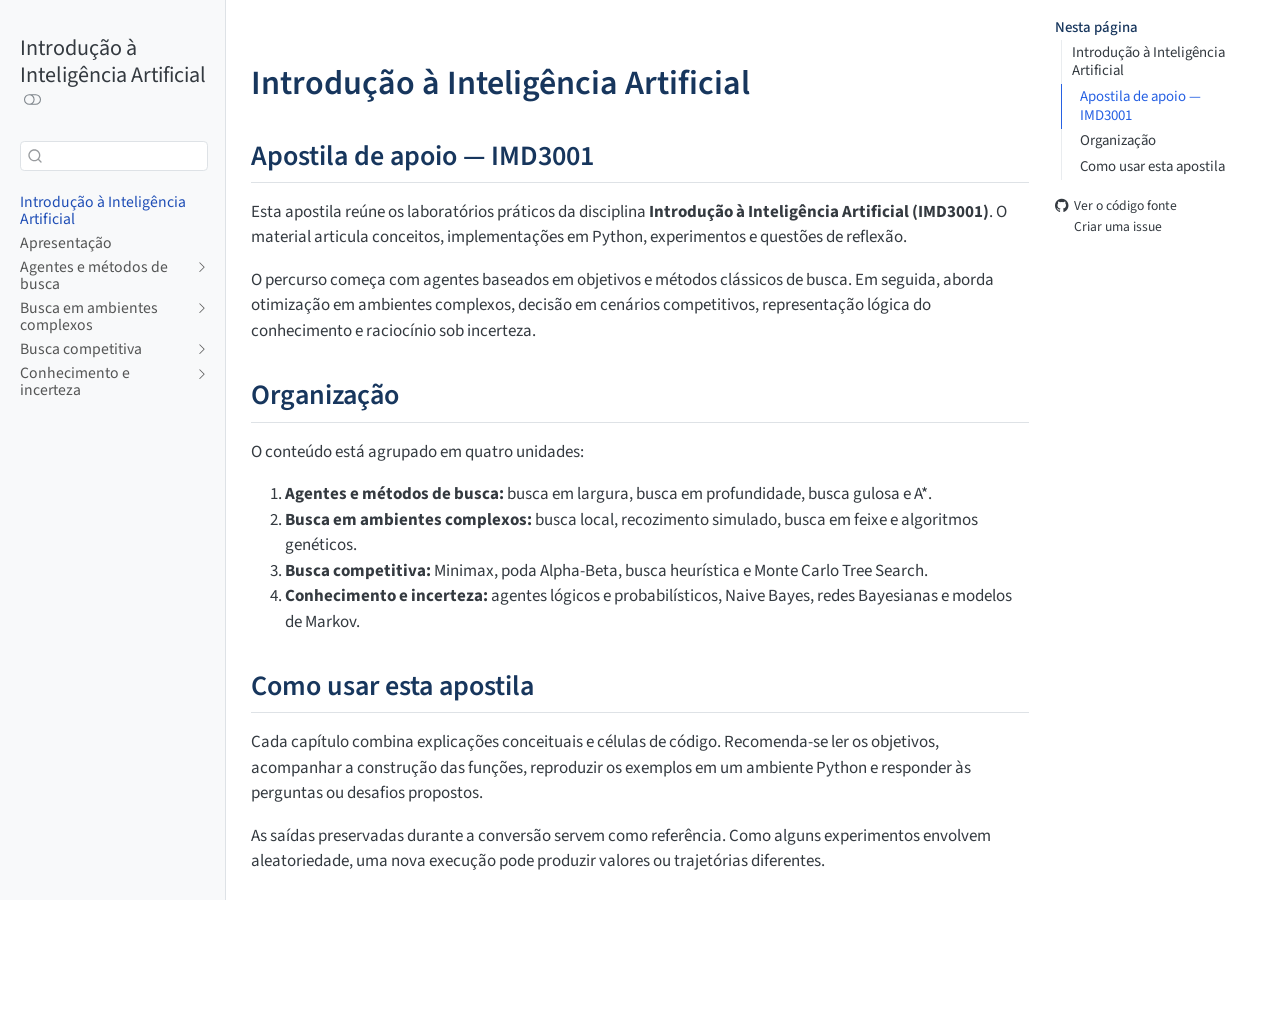
<file: index.html>
<!DOCTYPE html>
<html xmlns="http://www.w3.org/1999/xhtml" lang="pt-BR" xml:lang="pt-BR"><head>

<meta charset="utf-8">
<meta name="generator" content="quarto-1.10.18">

<meta name="viewport" content="width=device-width, initial-scale=1.0, user-scalable=yes">


<title>Introdução à Inteligência Artificial</title>
<style>
/* Default styles provided by pandoc.
** See https://pandoc.org/MANUAL.html#variables-for-html for config info.
*/
span.smallcaps{font-variant: small-caps;}
div.columns{display: flex; gap: 1.5em;}
div.column{flex: auto;}
@media screen {
div.columns{gap: min(4vw, 1.5em);}
div.column{overflow-x: auto;}
}
div.hanging-indent{margin-left: 1.5em; text-indent: -1.5em;}
ul.task-list{list-style: none;}
ul.task-list li input[type="checkbox"] {
  width: 0.8em;
  margin: 0 0.8em 0.2em -1em; /* quarto-specific, see https://github.com/quarto-dev/quarto-cli/issues/4556 */ 
  vertical-align: middle;
}
</style>


<script src="site_libs/quarto-nav/quarto-nav.js"></script>
<script src="site_libs/quarto-nav/headroom.min.js"></script>
<script src="site_libs/clipboard/clipboard.min.js"></script>
<script src="site_libs/quarto-search/autocomplete.umd.js"></script>
<script src="site_libs/quarto-search/fuse.min.js"></script>
<script src="site_libs/quarto-search/quarto-search.js"></script>
<meta name="quarto:offset" content="./">
<script src="site_libs/quarto-html/quarto.js" type="module"></script>
<script src="site_libs/quarto-html/tabsets/tabsets.js" type="module"></script>
<script src="site_libs/quarto-html/popper.min.js"></script>
<script src="site_libs/quarto-html/tippy.umd.min.js"></script>
<script src="site_libs/quarto-html/anchor.min.js"></script>
<link href="site_libs/quarto-html/tippy.css" rel="stylesheet">
<link href="site_libs/quarto-html/quarto-syntax-highlighting-64a204ab8560d761af7679ceaba22944.css" rel="stylesheet" class="quarto-color-scheme" id="quarto-text-highlighting-styles">
<link href="site_libs/quarto-html/quarto-syntax-highlighting-dark-b85bc7c33db8c58e0ec93c3465666fed.css" rel="stylesheet" class="quarto-color-scheme quarto-color-alternate" id="quarto-text-highlighting-styles">
<link href="site_libs/quarto-html/quarto-syntax-highlighting-64a204ab8560d761af7679ceaba22944.css" rel="stylesheet" class="quarto-color-scheme-extra" id="quarto-text-highlighting-styles">
<script src="site_libs/bootstrap/bootstrap.min.js"></script>
<link href="site_libs/bootstrap/bootstrap-icons.css" rel="stylesheet">
<link href="site_libs/bootstrap/bootstrap-b3a135ffe9b176eb70b8e8d1e767332b.min.css" rel="stylesheet" append-hash="true" class="quarto-color-scheme" id="quarto-bootstrap" data-mode="light">
<link href="site_libs/bootstrap/bootstrap-dark-7937f9141d16c7f9fe7ae0f030368621.min.css" rel="stylesheet" append-hash="true" class="quarto-color-scheme quarto-color-alternate" id="quarto-bootstrap" data-mode="dark">
<link href="site_libs/bootstrap/bootstrap-b3a135ffe9b176eb70b8e8d1e767332b.min.css" rel="stylesheet" append-hash="true" class="quarto-color-scheme-extra" id="quarto-bootstrap" data-mode="light">
<script id="quarto-search-options" type="application/json">{
  "location": "sidebar",
  "copy-button": false,
  "collapse-after": 3,
  "panel-placement": "start",
  "type": "textbox",
  "limit": 50,
  "keyboard-shortcut": [
    "f",
    "/",
    "s"
  ],
  "show-item-context": false,
  "language": {
    "search-no-results-text": "Nenhum resultado",
    "search-matching-documents-text": "documentos correspondentes",
    "search-copy-link-title": "Copiar link para a busca",
    "search-hide-matches-text": "Esconder correspondências adicionais",
    "search-more-match-text": "mais correspondência neste documento",
    "search-more-matches-text": "mais correspondências neste documento",
    "search-clear-button-title": "Limpar",
    "search-text-placeholder": "",
    "search-detached-cancel-button-title": "Cancelar",
    "search-submit-button-title": "Enviar",
    "search-label": "Procurar"
  }
}</script>


<link rel="stylesheet" href="styles.css">
</head>

<body class="nav-sidebar docked quarto-light"><script id="quarto-html-before-body" type="application/javascript">
    const toggleBodyColorMode = (bsSheetEl) => {
      const mode = bsSheetEl.getAttribute("data-mode");
      const bodyEl = window.document.querySelector("body");
      if (mode === "dark") {
        bodyEl.classList.add("quarto-dark");
        bodyEl.classList.remove("quarto-light");
      } else {
        bodyEl.classList.add("quarto-light");
        bodyEl.classList.remove("quarto-dark");
      }
    }
    const toggleBodyColorPrimary = () => {
      const bsSheetEl = window.document.querySelector("link#quarto-bootstrap:not([rel=disabled-stylesheet])");
      if (bsSheetEl) {
        toggleBodyColorMode(bsSheetEl);
      }
    }
    const setColorSchemeToggle = (alternate) => {
      const toggles = window.document.querySelectorAll('.quarto-color-scheme-toggle');
      for (let i=0; i < toggles.length; i++) {
        const toggle = toggles[i];
        if (toggle) {
          if (alternate) {
            toggle.classList.add("alternate");
          } else {
            toggle.classList.remove("alternate");
          }
        }
      }
    };
    const toggleColorMode = (alternate) => {
      // Switch the stylesheets
      const primaryStylesheets = window.document.querySelectorAll('link.quarto-color-scheme:not(.quarto-color-alternate)');
      const alternateStylesheets = window.document.querySelectorAll('link.quarto-color-scheme.quarto-color-alternate');
      manageTransitions('#quarto-margin-sidebar .nav-link', false);
      if (alternate) {
        // note: dark is layered on light, we don't disable primary!
        enableStylesheet(alternateStylesheets);
        for (const sheetNode of alternateStylesheets) {
          if (sheetNode.id === "quarto-bootstrap") {
            toggleBodyColorMode(sheetNode);
          }
        }
      } else {
        disableStylesheet(alternateStylesheets);
        enableStylesheet(primaryStylesheets)
        toggleBodyColorPrimary();
      }
      manageTransitions('#quarto-margin-sidebar .nav-link', true);
      // Switch the toggles
      setColorSchemeToggle(alternate)
      // Hack to workaround the fact that safari doesn't
      // properly recolor the scrollbar when toggling (#1455)
      if (navigator.userAgent.indexOf('Safari') > 0 && navigator.userAgent.indexOf('Chrome') == -1) {
        manageTransitions("body", false);
        window.scrollTo(0, 1);
        setTimeout(() => {
          window.scrollTo(0, 0);
          manageTransitions("body", true);
        }, 40);
      }
    }
    const disableStylesheet = (stylesheets) => {
      for (let i=0; i < stylesheets.length; i++) {
        const stylesheet = stylesheets[i];
        stylesheet.rel = 'disabled-stylesheet';
      }
    }
    const enableStylesheet = (stylesheets) => {
      for (let i=0; i < stylesheets.length; i++) {
        const stylesheet = stylesheets[i];
        if(stylesheet.rel !== 'stylesheet') { // for Chrome, which will still FOUC without this check
          stylesheet.rel = 'stylesheet';
        }
      }
    }
    const manageTransitions = (selector, allowTransitions) => {
      const els = window.document.querySelectorAll(selector);
      for (let i=0; i < els.length; i++) {
        const el = els[i];
        if (allowTransitions) {
          el.classList.remove('notransition');
        } else {
          el.classList.add('notransition');
        }
      }
    }
    const isFileUrl = () => {
      return window.location.protocol === 'file:';
    }
    const hasAlternateSentinel = () => {
      let styleSentinel = getColorSchemeSentinel();
      if (styleSentinel !== null) {
        return styleSentinel === "alternate";
      } else {
        return false;
      }
    }
    const setStyleSentinel = (alternate) => {
      const value = alternate ? "alternate" : "default";
      if (!isFileUrl()) {
        window.localStorage.setItem("quarto-color-scheme", value);
      } else {
        localAlternateSentinel = value;
      }
    }
    const getColorSchemeSentinel = () => {
      if (!isFileUrl()) {
        const storageValue = window.localStorage.getItem("quarto-color-scheme");
        return storageValue != null ? storageValue : localAlternateSentinel;
      } else {
        return localAlternateSentinel;
      }
    }
    const toggleGiscusIfUsed = (isAlternate, darkModeDefault) => {
      const baseTheme = document.querySelector('#giscus-base-theme')?.value ?? 'light';
      const alternateTheme = document.querySelector('#giscus-alt-theme')?.value ?? 'dark';
      let newTheme = '';
      if(authorPrefersDark) {
        newTheme = isAlternate ? baseTheme : alternateTheme;
      } else {
        newTheme = isAlternate ? alternateTheme : baseTheme;
      }
      const changeGiscusTheme = () => {
        // From: https://github.com/giscus/giscus/issues/336
        const sendMessage = (message) => {
          const iframe = document.querySelector('iframe.giscus-frame');
          if (!iframe) return;
          iframe.contentWindow.postMessage({ giscus: message }, 'https://giscus.app');
        }
        sendMessage({
          setConfig: {
            theme: newTheme
          }
        });
      }
      const isGiscussLoaded = window.document.querySelector('iframe.giscus-frame') !== null;
      if (isGiscussLoaded) {
        changeGiscusTheme();
      }
    };
    const authorPrefersDark = false;
    const darkModeDefault = authorPrefersDark;
      document.querySelector('link#quarto-text-highlighting-styles.quarto-color-scheme-extra').rel = 'disabled-stylesheet';
      document.querySelector('link#quarto-bootstrap.quarto-color-scheme-extra').rel = 'disabled-stylesheet';
    let localAlternateSentinel = darkModeDefault ? 'alternate' : 'default';
    // Dark / light mode switch
    window.quartoToggleColorScheme = () => {
      // Read the current dark / light value
      let toAlternate = !hasAlternateSentinel();
      toggleColorMode(toAlternate);
      setStyleSentinel(toAlternate);
      toggleGiscusIfUsed(toAlternate, darkModeDefault);
      window.dispatchEvent(new Event('resize'));
    };
    // Switch to dark mode if need be
    if (hasAlternateSentinel()) {
      toggleColorMode(true);
    } else {
      toggleColorMode(false);
    }
  </script>

<div id="quarto-search-results"></div>
  <header id="quarto-header" class="headroom fixed-top">
  <nav class="quarto-secondary-nav">
    <div class="container-fluid d-flex">
      <button type="button" class="quarto-btn-toggle btn" data-bs-toggle="collapse" role="button" data-bs-target=".quarto-sidebar-collapse-item" aria-controls="quarto-sidebar" aria-expanded="false" aria-label="Alternar barra lateral" onclick="if (window.quartoToggleHeadroom) { window.quartoToggleHeadroom(); }">
        <i class="bi bi-layout-text-sidebar-reverse"></i>
      </button>
        <nav class="quarto-page-breadcrumbs" aria-label="breadcrumb"><ol class="breadcrumb"><li class="breadcrumb-item"><a href="./index.html">Introdução à Inteligência Artificial</a></li></ol></nav>
        <a class="flex-grow-1" role="navigation" data-bs-toggle="collapse" data-bs-target=".quarto-sidebar-collapse-item" aria-controls="quarto-sidebar" aria-expanded="false" aria-label="Alternar barra lateral" onclick="if (window.quartoToggleHeadroom) { window.quartoToggleHeadroom(); }">      
        </a>
      <button type="button" class="btn quarto-search-button" aria-label="Procurar" onclick="window.quartoOpenSearch();">
        <i class="bi bi-search"></i>
      </button>
    </div>
  </nav>
</header>
<!-- content -->
<div id="quarto-content" class="quarto-container page-columns page-rows-contents page-layout-full">
<!-- sidebar -->
  <nav id="quarto-sidebar" class="sidebar collapse collapse-horizontal quarto-sidebar-collapse-item sidebar-navigation docked overflow-auto">
    <div class="pt-lg-2 mt-2 text-left sidebar-header">
    <div class="sidebar-title mb-0 py-0">
      <a href="./">Introdução à Inteligência Artificial</a> 
        <div class="sidebar-tools-main">
  <a href="" class="quarto-color-scheme-toggle quarto-navigation-tool  px-1" onclick="window.quartoToggleColorScheme(); return false;" title="Alternar modo escuro"><i class="bi"></i></a>
</div>
    </div>
      </div>
        <div class="mt-2 flex-shrink-0 align-items-center">
        <div class="sidebar-search">
        <div id="quarto-search" class="" title="Procurar"></div>
        </div>
        </div>
    <div class="sidebar-menu-container"> 
    <ul class="list-unstyled mt-1">
        <li class="sidebar-item">
  <div class="sidebar-item-container"> 
  <a href="./index.html" class="sidebar-item-text sidebar-link active">
 <span class="menu-text">Introdução à Inteligência Artificial</span></a>
  </div>
</li>
        <li class="sidebar-item">
  <div class="sidebar-item-container"> 
  <a href="./apresentacao.html" class="sidebar-item-text sidebar-link">
 <span class="menu-text">Apresentação</span></a>
  </div>
</li>
        <li class="sidebar-item sidebar-item-section">
      <div class="sidebar-item-container"> 
            <a class="sidebar-item-text sidebar-link text-start collapsed" data-bs-toggle="collapse" data-bs-target="#quarto-sidebar-section-1" role="navigation" aria-expanded="false">
 <span class="menu-text">Agentes e métodos de busca</span></a>
          <a class="sidebar-item-toggle text-start collapsed" data-bs-toggle="collapse" data-bs-target="#quarto-sidebar-section-1" role="navigation" aria-expanded="false" aria-label="Alternar seção">
            <i class="bi bi-chevron-right ms-2"></i>
          </a> 
      </div>
      <ul id="quarto-sidebar-section-1" class="collapse list-unstyled sidebar-section depth1 ">  
          <li class="sidebar-item">
  <div class="sidebar-item-container"> 
  <a href="./capitulos/01-metodos-de-busca-i.html" class="sidebar-item-text sidebar-link">
 <span class="menu-text">1. Métodos de Busca I</span></a>
  </div>
</li>
          <li class="sidebar-item">
  <div class="sidebar-item-container"> 
  <a href="./capitulos/02-metodos-de-busca-ii.html" class="sidebar-item-text sidebar-link">
 <span class="menu-text">2. Métodos de Busca II</span></a>
  </div>
</li>
          <li class="sidebar-item">
  <div class="sidebar-item-container"> 
  <a href="./capitulos/02b-avaliacao-metodos-de-busca.html" class="sidebar-item-text sidebar-link">
 <span class="menu-text">3. Avaliação de Desempenho e Completude</span></a>
  </div>
</li>
      </ul>
  </li>
        <li class="sidebar-item sidebar-item-section">
      <div class="sidebar-item-container"> 
            <a class="sidebar-item-text sidebar-link text-start collapsed" data-bs-toggle="collapse" data-bs-target="#quarto-sidebar-section-2" role="navigation" aria-expanded="false">
 <span class="menu-text">Busca em ambientes complexos</span></a>
          <a class="sidebar-item-toggle text-start collapsed" data-bs-toggle="collapse" data-bs-target="#quarto-sidebar-section-2" role="navigation" aria-expanded="false" aria-label="Alternar seção">
            <i class="bi bi-chevron-right ms-2"></i>
          </a> 
      </div>
      <ul id="quarto-sidebar-section-2" class="collapse list-unstyled sidebar-section depth1 ">  
          <li class="sidebar-item">
  <div class="sidebar-item-container"> 
  <a href="./capitulos/03-ambientes-complexos-i.html" class="sidebar-item-text sidebar-link">
 <span class="menu-text">4. Ambientes Complexos I</span></a>
  </div>
</li>
          <li class="sidebar-item">
  <div class="sidebar-item-container"> 
  <a href="./capitulos/04-ambientes-complexos-ii.html" class="sidebar-item-text sidebar-link">
 <span class="menu-text">5. Ambientes Complexos II</span></a>
  </div>
</li>
      </ul>
  </li>
        <li class="sidebar-item sidebar-item-section">
      <div class="sidebar-item-container"> 
            <a class="sidebar-item-text sidebar-link text-start collapsed" data-bs-toggle="collapse" data-bs-target="#quarto-sidebar-section-3" role="navigation" aria-expanded="false">
 <span class="menu-text">Busca competitiva</span></a>
          <a class="sidebar-item-toggle text-start collapsed" data-bs-toggle="collapse" data-bs-target="#quarto-sidebar-section-3" role="navigation" aria-expanded="false" aria-label="Alternar seção">
            <i class="bi bi-chevron-right ms-2"></i>
          </a> 
      </div>
      <ul id="quarto-sidebar-section-3" class="collapse list-unstyled sidebar-section depth1 ">  
          <li class="sidebar-item">
  <div class="sidebar-item-container"> 
  <a href="./capitulos/05-busca-competitiva-i.html" class="sidebar-item-text sidebar-link">
 <span class="menu-text">6. Minimax e Alpha-Beta</span></a>
  </div>
</li>
          <li class="sidebar-item">
  <div class="sidebar-item-container"> 
  <a href="./capitulos/06-busca-competitiva-ii.html" class="sidebar-item-text sidebar-link">
 <span class="menu-text">7. Monte Carlo Tree Search</span></a>
  </div>
</li>
      </ul>
  </li>
        <li class="sidebar-item sidebar-item-section">
      <div class="sidebar-item-container"> 
            <a class="sidebar-item-text sidebar-link text-start collapsed" data-bs-toggle="collapse" data-bs-target="#quarto-sidebar-section-4" role="navigation" aria-expanded="false">
 <span class="menu-text">Conhecimento e incerteza</span></a>
          <a class="sidebar-item-toggle text-start collapsed" data-bs-toggle="collapse" data-bs-target="#quarto-sidebar-section-4" role="navigation" aria-expanded="false" aria-label="Alternar seção">
            <i class="bi bi-chevron-right ms-2"></i>
          </a> 
      </div>
      <ul id="quarto-sidebar-section-4" class="collapse list-unstyled sidebar-section depth1 ">  
          <li class="sidebar-item">
  <div class="sidebar-item-container"> 
  <a href="./capitulos/07-agentes-logicos.html" class="sidebar-item-text sidebar-link">
 <span class="menu-text">8. Agentes Lógicos</span></a>
  </div>
</li>
          <li class="sidebar-item">
  <div class="sidebar-item-container"> 
  <a href="./capitulos/08-agentes-probabilisticos.html" class="sidebar-item-text sidebar-link">
 <span class="menu-text">9. Agentes Probabilísticos</span></a>
  </div>
</li>
          <li class="sidebar-item">
  <div class="sidebar-item-container"> 
  <a href="./capitulos/09-naive-bayes.html" class="sidebar-item-text sidebar-link">
 <span class="menu-text">10. Naive Bayes</span></a>
  </div>
</li>
          <li class="sidebar-item">
  <div class="sidebar-item-container"> 
  <a href="./capitulos/10-redes-bayesianas.html" class="sidebar-item-text sidebar-link">
 <span class="menu-text">11. Redes Bayesianas</span></a>
  </div>
</li>
          <li class="sidebar-item">
  <div class="sidebar-item-container"> 
  <a href="./capitulos/11-cadeias-de-markov.html" class="sidebar-item-text sidebar-link">
 <span class="menu-text">12. Cadeias de Markov</span></a>
  </div>
</li>
      </ul>
  </li>
    </ul>
    </div>
</nav>
<div id="quarto-sidebar-glass" class="quarto-sidebar-collapse-item" data-bs-toggle="collapse" data-bs-target=".quarto-sidebar-collapse-item"></div>
<!-- margin-sidebar -->
    <div id="quarto-margin-sidebar" class="sidebar margin-sidebar">
        <nav id="TOC" role="doc-toc" class="toc-active">
    <h2 id="toc-title">Nesta página</h2>
   
  <ul>
  <li><a href="#introdução-à-inteligência-artificial" id="toc-introdução-à-inteligência-artificial" class="nav-link active" data-scroll-target="#introdução-à-inteligência-artificial">Introdução à Inteligência Artificial</a>
  <ul class="collapse">
  <li><a href="#apostila-de-apoio-imd3001" id="toc-apostila-de-apoio-imd3001" class="nav-link" data-scroll-target="#apostila-de-apoio-imd3001">Apostila de apoio — IMD3001</a></li>
  <li><a href="#organização" id="toc-organização" class="nav-link" data-scroll-target="#organização">Organização</a></li>
  <li><a href="#como-usar-esta-apostila" id="toc-como-usar-esta-apostila" class="nav-link" data-scroll-target="#como-usar-esta-apostila">Como usar esta apostila</a></li>
  </ul></li>
  </ul>
<div class="toc-actions"><ul><li><a href="https://github.com/oandrefonseca/fundamentos-de-ia/blob/main/index.qmd" class="toc-action"><i class="bi bi-github"></i>Ver o código fonte</a></li><li><a href="https://github.com/oandrefonseca/fundamentos-de-ia/issues/new" class="toc-action"><i class="bi empty"></i>Criar uma issue</a></li></ul></div></nav>
    </div>
<!-- main -->
<main class="content column-body" id="quarto-document-content"><header id="title-block-header" class="quarto-title-block"></header>





<section id="introdução-à-inteligência-artificial" class="level1 unnumbered">
<h1 class="unnumbered">Introdução à Inteligência Artificial</h1>
<section id="apostila-de-apoio-imd3001" class="level2 unnumbered">
<h2 class="unnumbered anchored" data-anchor-id="apostila-de-apoio-imd3001">Apostila de apoio — IMD3001</h2>
<p>Esta apostila reúne os laboratórios práticos da disciplina <strong>Introdução à Inteligência Artificial (IMD3001)</strong>. O material articula conceitos, implementações em Python, experimentos e questões de reflexão.</p>
<p>O percurso começa com agentes baseados em objetivos e métodos clássicos de busca. Em seguida, aborda otimização em ambientes complexos, decisão em cenários competitivos, representação lógica do conhecimento e raciocínio sob incerteza.</p>
</section>
<section id="organização" class="level2">
<h2 class="anchored" data-anchor-id="organização">Organização</h2>
<p>O conteúdo está agrupado em quatro unidades:</p>
<ol type="1">
<li><strong>Agentes e métodos de busca:</strong> busca em largura, busca em profundidade, busca gulosa e A*.</li>
<li><strong>Busca em ambientes complexos:</strong> busca local, recozimento simulado, busca em feixe e algoritmos genéticos.</li>
<li><strong>Busca competitiva:</strong> Minimax, poda Alpha-Beta, busca heurística e Monte Carlo Tree Search.</li>
<li><strong>Conhecimento e incerteza:</strong> agentes lógicos e probabilísticos, Naive Bayes, redes Bayesianas e modelos de Markov.</li>
</ol>
</section>
<section id="como-usar-esta-apostila" class="level2">
<h2 class="anchored" data-anchor-id="como-usar-esta-apostila">Como usar esta apostila</h2>
<p>Cada capítulo combina explicações conceituais e células de código. Recomenda-se ler os objetivos, acompanhar a construção das funções, reproduzir os exemplos em um ambiente Python e responder às perguntas ou desafios propostos.</p>
<p>As saídas preservadas durante a conversão servem como referência. Como alguns experimentos envolvem aleatoriedade, uma nova execução pode produzir valores ou trajetórias diferentes.</p>


</section>
</section>

</main> <!-- /main -->
<script id="quarto-html-after-body" type="application/javascript">
  window.document.addEventListener("DOMContentLoaded", function (event) {
    // Ensure there is a toggle, if there isn't float one in the top right
    if (window.document.querySelector('.quarto-color-scheme-toggle') === null) {
      const a = window.document.createElement('a');
      a.classList.add('top-right');
      a.classList.add('quarto-color-scheme-toggle');
      a.href = "";
      a.onclick = function() { try { window.quartoToggleColorScheme(); } catch {} return false; };
      const i = window.document.createElement("i");
      i.classList.add('bi');
      a.appendChild(i);
      window.document.body.appendChild(a);
    }
    setColorSchemeToggle(hasAlternateSentinel())
    const icon = "";
    const anchorJS = new window.AnchorJS();
    anchorJS.options = {
      placement: 'right',
      icon: icon
    };
    anchorJS.add('.anchored');
    const isCodeAnnotation = (el) => {
      for (const clz of el.classList) {
        if (clz.startsWith('code-annotation-')) {                     
          return true;
        }
      }
      return false;
    }
    const onCopySuccess = function(e) {
      // button target
      const button = e.trigger;
      // don't keep focus
      button.blur();
      // flash "checked"
      button.classList.add('code-copy-button-checked');
      var currentTitle = button.getAttribute("title");
      button.setAttribute("title", "Copiada");
      let tooltip;
      if (window.bootstrap) {
        button.setAttribute("data-bs-toggle", "tooltip");
        button.setAttribute("data-bs-placement", "left");
        button.setAttribute("data-bs-title", "Copiada");
        tooltip = new bootstrap.Tooltip(button, 
          { trigger: "manual", 
            customClass: "code-copy-button-tooltip",
            offset: [0, -8]});
        tooltip.show();    
      }
      setTimeout(function() {
        if (tooltip) {
          tooltip.hide();
          button.removeAttribute("data-bs-title");
          button.removeAttribute("data-bs-toggle");
          button.removeAttribute("data-bs-placement");
        }
        button.setAttribute("title", currentTitle);
        button.classList.remove('code-copy-button-checked');
      }, 1000);
      // clear code selection
      e.clearSelection();
    }
    const getTextToCopy = function(trigger) {
      const outerScaffold = trigger.parentElement.cloneNode(true);
      const codeEl = outerScaffold.querySelector('code');
      for (const childEl of codeEl.children) {
        if (isCodeAnnotation(childEl)) {
          childEl.remove();
        }
      }
      return codeEl.innerText;
    }
    const clipboard = new window.ClipboardJS('.code-copy-button:not([data-in-quarto-modal])', {
      text: getTextToCopy
    });
    clipboard.on('success', onCopySuccess);
    if (window.document.getElementById('quarto-embedded-source-code-modal')) {
      const clipboardModal = new window.ClipboardJS('.code-copy-button[data-in-quarto-modal]', {
        text: getTextToCopy,
        container: window.document.getElementById('quarto-embedded-source-code-modal')
      });
      clipboardModal.on('success', onCopySuccess);
    }
      var localhostRegex = new RegExp(/^(?:http|https):\/\/localhost\:?[0-9]*\//);
      var mailtoRegex = new RegExp(/^mailto:/);
        var filterRegex = new RegExp("https:\/\/oandrefonseca\.github\.io\/fundamentos-de-ia\/");
      var isInternal = (href) => {
          return filterRegex.test(href) || localhostRegex.test(href) || mailtoRegex.test(href);
      }
      // Inspect non-navigation links and adorn them if external
     var links = window.document.querySelectorAll('a[href]:not(.nav-link):not(.navbar-brand):not(.toc-action):not(.sidebar-link):not(.sidebar-item-toggle):not(.pagination-link):not(.no-external):not([aria-hidden]):not(.dropdown-item):not(.quarto-navigation-tool):not(.about-link)');
      for (var i=0; i<links.length; i++) {
        const link = links[i];
        if (!isInternal(link.href)) {
          // undo the damage that might have been done by quarto-nav.js in the case of
          // links that we want to consider external
          if (link.dataset.originalHref !== undefined) {
            link.href = link.dataset.originalHref;
          }
            // target, if specified
            link.setAttribute("target", "_blank");
            if (link.getAttribute("rel") === null) {
              link.setAttribute("rel", "noopener");
            }
        }
      }
    function tippyHover(el, contentFn, onTriggerFn, onUntriggerFn) {
      const config = {
        allowHTML: true,
        maxWidth: 500,
        delay: 100,
        arrow: false,
        appendTo: function(el) {
            return el.parentElement;
        },
        interactive: true,
        interactiveBorder: 10,
        theme: 'quarto',
        placement: 'bottom-start',
      };
      if (contentFn) {
        config.content = contentFn;
      }
      if (onTriggerFn) {
        config.onTrigger = onTriggerFn;
      }
      if (onUntriggerFn) {
        config.onUntrigger = onUntriggerFn;
      }
      window.tippy(el, config); 
    }
    const noterefs = window.document.querySelectorAll('a[role="doc-noteref"]');
    for (var i=0; i<noterefs.length; i++) {
      const ref = noterefs[i];
      tippyHover(ref, function() {
        // use id or data attribute instead here
        let href = ref.getAttribute('data-footnote-href') || ref.getAttribute('href');
        try { href = new URL(href).hash; } catch {}
        const id = href.replace(/^#\/?/, "");
        const note = window.document.getElementById(id);
        if (note) {
          return note.innerHTML;
        } else {
          return "";
        }
      });
    }
    const xrefs = window.document.querySelectorAll('a.quarto-xref');
    const processXRef = (id, note) => {
      // Strip column container classes
      const stripColumnClz = (el) => {
        el.classList.remove("page-full", "page-columns");
        if (el.children) {
          for (const child of el.children) {
            stripColumnClz(child);
          }
        }
      }
      stripColumnClz(note)
      if (id === null || id.startsWith('sec-')) {
        // Special case sections, only their first couple elements
        const container = document.createElement("div");
        if (note.children && note.children.length > 2) {
          container.appendChild(note.children[0].cloneNode(true));
          for (let i = 1; i < note.children.length; i++) {
            const child = note.children[i];
            if (child.tagName === "P" && child.innerText === "") {
              continue;
            } else {
              container.appendChild(child.cloneNode(true));
              break;
            }
          }
          if (window.Quarto?.typesetMath) {
            window.Quarto.typesetMath(container);
          }
          return container.innerHTML
        } else {
          if (window.Quarto?.typesetMath) {
            window.Quarto.typesetMath(note);
          }
          return note.innerHTML;
        }
      } else {
        // Remove any anchor links if they are present
        const anchorLink = note.querySelector('a.anchorjs-link');
        if (anchorLink) {
          anchorLink.remove();
        }
        if (window.Quarto?.typesetMath) {
          window.Quarto.typesetMath(note);
        }
        if (note.classList.contains("callout")) {
          return note.outerHTML;
        } else {
          return note.innerHTML;
        }
      }
    }
    for (var i=0; i<xrefs.length; i++) {
      const xref = xrefs[i];
      tippyHover(xref, undefined, function(instance) {
        instance.disable();
        let url = xref.getAttribute('href');
        let hash = undefined; 
        if (url.startsWith('#')) {
          hash = url;
        } else {
          try { hash = new URL(url).hash; } catch {}
        }
        if (hash) {
          const id = hash.replace(/^#\/?/, "");
          const note = window.document.getElementById(id);
          if (note !== null) {
            try {
              const html = processXRef(id, note.cloneNode(true));
              instance.setContent(html);
            } finally {
              instance.enable();
              instance.show();
            }
          } else {
            // See if we can fetch this
            fetch(url.split('#')[0])
            .then(res => res.text())
            .then(html => {
              const parser = new DOMParser();
              const htmlDoc = parser.parseFromString(html, "text/html");
              const note = htmlDoc.getElementById(id);
              if (note !== null) {
                const html = processXRef(id, note);
                instance.setContent(html);
              } 
            }).finally(() => {
              instance.enable();
              instance.show();
            });
          }
        } else {
          // See if we can fetch a full url (with no hash to target)
          // This is a special case and we should probably do some content thinning / targeting
          fetch(url)
          .then(res => res.text())
          .then(html => {
            const parser = new DOMParser();
            const htmlDoc = parser.parseFromString(html, "text/html");
            const note = htmlDoc.querySelector('main.content');
            if (note !== null) {
              // This should only happen for chapter cross references
              // (since there is no id in the URL)
              // remove the first header
              if (note.children.length > 0 && note.children[0].tagName === "HEADER") {
                note.children[0].remove();
              }
              const html = processXRef(null, note);
              instance.setContent(html);
            } 
          }).finally(() => {
            instance.enable();
            instance.show();
          });
        }
      }, function(instance) {
      });
    }
        let selectedAnnoteEl;
        const selectorForAnnotation = ( cell, annotation) => {
          let cellAttr = 'data-code-cell="' + cell + '"';
          let lineAttr = 'data-code-annotation="' +  annotation + '"';
          const selector = 'span[' + cellAttr + '][' + lineAttr + ']';
          return selector;
        }
        const selectCodeLines = (annoteEl) => {
          const doc = window.document;
          const targetCell = annoteEl.getAttribute("data-target-cell");
          const targetAnnotation = annoteEl.getAttribute("data-target-annotation");
          const annoteSpan = window.document.querySelector(selectorForAnnotation(targetCell, targetAnnotation));
          const lines = annoteSpan.getAttribute("data-code-lines").split(",");
          const lineIds = lines.map((line) => {
            return targetCell + "-" + line;
          })
          let top = null;
          let height = null;
          let parent = null;
          if (lineIds.length > 0) {
              //compute the position of the single el (top and bottom and make a div)
              const el = window.document.getElementById(lineIds[0]);
              top = el.offsetTop;
              height = el.offsetHeight;
              parent = el.parentElement.parentElement;
            if (lineIds.length > 1) {
              const lastEl = window.document.getElementById(lineIds[lineIds.length - 1]);
              const bottom = lastEl.offsetTop + lastEl.offsetHeight;
              height = bottom - top;
            }
            if (top !== null && height !== null && parent !== null) {
              // cook up a div (if necessary) and position it 
              let div = window.document.getElementById("code-annotation-line-highlight");
              if (div === null) {
                div = window.document.createElement("div");
                div.setAttribute("id", "code-annotation-line-highlight");
                div.style.position = 'absolute';
                parent.appendChild(div);
              }
              div.style.top = top - 2 + "px";
              div.style.height = height + 4 + "px";
              div.style.left = 0;
              let gutterDiv = window.document.getElementById("code-annotation-line-highlight-gutter");
              if (gutterDiv === null) {
                gutterDiv = window.document.createElement("div");
                gutterDiv.setAttribute("id", "code-annotation-line-highlight-gutter");
                gutterDiv.style.position = 'absolute';
                const codeCell = window.document.getElementById(targetCell);
                const gutter = codeCell.querySelector('.code-annotation-gutter');
                gutter.appendChild(gutterDiv);
              }
              gutterDiv.style.top = top - 2 + "px";
              gutterDiv.style.height = height + 4 + "px";
            }
            selectedAnnoteEl = annoteEl;
          }
        };
        const unselectCodeLines = () => {
          const elementsIds = ["code-annotation-line-highlight", "code-annotation-line-highlight-gutter"];
          elementsIds.forEach((elId) => {
            const div = window.document.getElementById(elId);
            if (div) {
              div.remove();
            }
          });
          selectedAnnoteEl = undefined;
        };
          // Handle positioning of the toggle
      window.addEventListener(
        "resize",
        throttle(() => {
          elRect = undefined;
          if (selectedAnnoteEl) {
            selectCodeLines(selectedAnnoteEl);
          }
        }, 10)
      );
      function throttle(fn, ms) {
      let throttle = false;
      let timer;
        return (...args) => {
          if(!throttle) { // first call gets through
              fn.apply(this, args);
              throttle = true;
          } else { // all the others get throttled
              if(timer) clearTimeout(timer); // cancel #2
              timer = setTimeout(() => {
                fn.apply(this, args);
                timer = throttle = false;
              }, ms);
          }
        };
      }
        // Attach click handler to the DT
        const annoteDls = window.document.querySelectorAll('dt[data-target-cell]');
        for (const annoteDlNode of annoteDls) {
          annoteDlNode.addEventListener('click', (event) => {
            const clickedEl = event.target;
            if (clickedEl !== selectedAnnoteEl) {
              unselectCodeLines();
              const activeEl = window.document.querySelector('dt[data-target-cell].code-annotation-active');
              if (activeEl) {
                activeEl.classList.remove('code-annotation-active');
              }
              selectCodeLines(clickedEl);
              clickedEl.classList.add('code-annotation-active');
            } else {
              // Unselect the line
              unselectCodeLines();
              clickedEl.classList.remove('code-annotation-active');
            }
          });
        }
    const findCites = (el) => {
      const parentEl = el.parentElement;
      if (parentEl) {
        const cites = parentEl.dataset.cites;
        if (cites) {
          return {
            el,
            cites: cites.split(' ')
          };
        } else {
          return findCites(el.parentElement)
        }
      } else {
        return undefined;
      }
    };
    var bibliorefs = window.document.querySelectorAll('a[role="doc-biblioref"]');
    for (var i=0; i<bibliorefs.length; i++) {
      const ref = bibliorefs[i];
      const citeInfo = findCites(ref);
      if (citeInfo) {
        tippyHover(citeInfo.el, function() {
          var popup = window.document.createElement('div');
          citeInfo.cites.forEach(function(cite) {
            var citeDiv = window.document.createElement('div');
            citeDiv.classList.add('hanging-indent');
            citeDiv.classList.add('csl-entry');
            var biblioDiv = window.document.getElementById('ref-' + cite);
            if (biblioDiv) {
              citeDiv.innerHTML = biblioDiv.innerHTML;
            }
            popup.appendChild(citeDiv);
          });
          return popup.innerHTML;
        });
      }
    }
  });
  </script>
</div> <!-- /content -->




<footer class="footer"><div class="nav-footer"><div class="nav-footer-center"><div class="toc-actions d-sm-block d-md-none"><ul><li><a href="https://github.com/oandrefonseca/fundamentos-de-ia/blob/main/index.qmd" class="toc-action"><i class="bi bi-github"></i>Ver o código fonte</a></li><li><a href="https://github.com/oandrefonseca/fundamentos-de-ia/issues/new" class="toc-action"><i class="bi empty"></i>Criar uma issue</a></li></ul></div></div></div></footer></body></html>
</file>
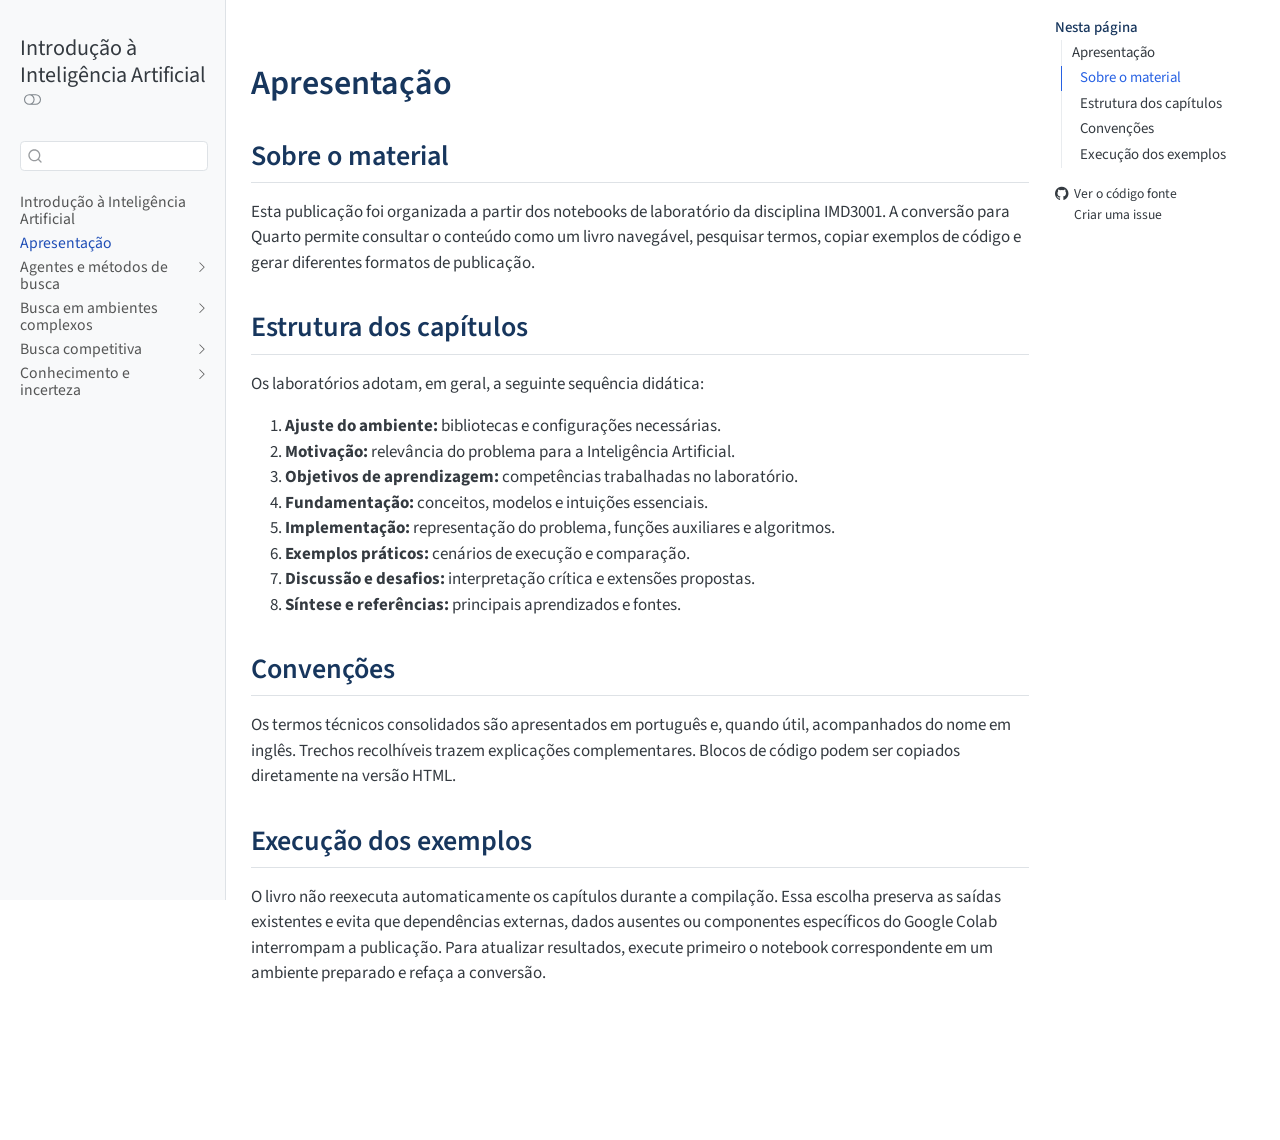
<file: apresentacao.html>
<!DOCTYPE html>
<html xmlns="http://www.w3.org/1999/xhtml" lang="pt-BR" xml:lang="pt-BR"><head>

<meta charset="utf-8">
<meta name="generator" content="quarto-1.10.18">

<meta name="viewport" content="width=device-width, initial-scale=1.0, user-scalable=yes">


<title>apresentacao – Introdução à Inteligência Artificial</title>
<style>
/* Default styles provided by pandoc.
** See https://pandoc.org/MANUAL.html#variables-for-html for config info.
*/
span.smallcaps{font-variant: small-caps;}
div.columns{display: flex; gap: 1.5em;}
div.column{flex: auto;}
@media screen {
div.columns{gap: min(4vw, 1.5em);}
div.column{overflow-x: auto;}
}
div.hanging-indent{margin-left: 1.5em; text-indent: -1.5em;}
ul.task-list{list-style: none;}
ul.task-list li input[type="checkbox"] {
  width: 0.8em;
  margin: 0 0.8em 0.2em -1em; /* quarto-specific, see https://github.com/quarto-dev/quarto-cli/issues/4556 */ 
  vertical-align: middle;
}
</style>


<script src="site_libs/quarto-nav/quarto-nav.js"></script>
<script src="site_libs/quarto-nav/headroom.min.js"></script>
<script src="site_libs/clipboard/clipboard.min.js"></script>
<script src="site_libs/quarto-search/autocomplete.umd.js"></script>
<script src="site_libs/quarto-search/fuse.min.js"></script>
<script src="site_libs/quarto-search/quarto-search.js"></script>
<meta name="quarto:offset" content="./">
<script src="site_libs/quarto-html/quarto.js" type="module"></script>
<script src="site_libs/quarto-html/tabsets/tabsets.js" type="module"></script>
<script src="site_libs/quarto-html/popper.min.js"></script>
<script src="site_libs/quarto-html/tippy.umd.min.js"></script>
<script src="site_libs/quarto-html/anchor.min.js"></script>
<link href="site_libs/quarto-html/tippy.css" rel="stylesheet">
<link href="site_libs/quarto-html/quarto-syntax-highlighting-64a204ab8560d761af7679ceaba22944.css" rel="stylesheet" class="quarto-color-scheme" id="quarto-text-highlighting-styles">
<link href="site_libs/quarto-html/quarto-syntax-highlighting-dark-b85bc7c33db8c58e0ec93c3465666fed.css" rel="stylesheet" class="quarto-color-scheme quarto-color-alternate" id="quarto-text-highlighting-styles">
<link href="site_libs/quarto-html/quarto-syntax-highlighting-64a204ab8560d761af7679ceaba22944.css" rel="stylesheet" class="quarto-color-scheme-extra" id="quarto-text-highlighting-styles">
<script src="site_libs/bootstrap/bootstrap.min.js"></script>
<link href="site_libs/bootstrap/bootstrap-icons.css" rel="stylesheet">
<link href="site_libs/bootstrap/bootstrap-b3a135ffe9b176eb70b8e8d1e767332b.min.css" rel="stylesheet" append-hash="true" class="quarto-color-scheme" id="quarto-bootstrap" data-mode="light">
<link href="site_libs/bootstrap/bootstrap-dark-7937f9141d16c7f9fe7ae0f030368621.min.css" rel="stylesheet" append-hash="true" class="quarto-color-scheme quarto-color-alternate" id="quarto-bootstrap" data-mode="dark">
<link href="site_libs/bootstrap/bootstrap-b3a135ffe9b176eb70b8e8d1e767332b.min.css" rel="stylesheet" append-hash="true" class="quarto-color-scheme-extra" id="quarto-bootstrap" data-mode="light">
<script id="quarto-search-options" type="application/json">{
  "location": "sidebar",
  "copy-button": false,
  "collapse-after": 3,
  "panel-placement": "start",
  "type": "textbox",
  "limit": 50,
  "keyboard-shortcut": [
    "f",
    "/",
    "s"
  ],
  "show-item-context": false,
  "language": {
    "search-no-results-text": "Nenhum resultado",
    "search-matching-documents-text": "documentos correspondentes",
    "search-copy-link-title": "Copiar link para a busca",
    "search-hide-matches-text": "Esconder correspondências adicionais",
    "search-more-match-text": "mais correspondência neste documento",
    "search-more-matches-text": "mais correspondências neste documento",
    "search-clear-button-title": "Limpar",
    "search-text-placeholder": "",
    "search-detached-cancel-button-title": "Cancelar",
    "search-submit-button-title": "Enviar",
    "search-label": "Procurar"
  }
}</script>


<link rel="stylesheet" href="styles.css">
</head>

<body class="nav-sidebar docked quarto-light"><script id="quarto-html-before-body" type="application/javascript">
    const toggleBodyColorMode = (bsSheetEl) => {
      const mode = bsSheetEl.getAttribute("data-mode");
      const bodyEl = window.document.querySelector("body");
      if (mode === "dark") {
        bodyEl.classList.add("quarto-dark");
        bodyEl.classList.remove("quarto-light");
      } else {
        bodyEl.classList.add("quarto-light");
        bodyEl.classList.remove("quarto-dark");
      }
    }
    const toggleBodyColorPrimary = () => {
      const bsSheetEl = window.document.querySelector("link#quarto-bootstrap:not([rel=disabled-stylesheet])");
      if (bsSheetEl) {
        toggleBodyColorMode(bsSheetEl);
      }
    }
    const setColorSchemeToggle = (alternate) => {
      const toggles = window.document.querySelectorAll('.quarto-color-scheme-toggle');
      for (let i=0; i < toggles.length; i++) {
        const toggle = toggles[i];
        if (toggle) {
          if (alternate) {
            toggle.classList.add("alternate");
          } else {
            toggle.classList.remove("alternate");
          }
        }
      }
    };
    const toggleColorMode = (alternate) => {
      // Switch the stylesheets
      const primaryStylesheets = window.document.querySelectorAll('link.quarto-color-scheme:not(.quarto-color-alternate)');
      const alternateStylesheets = window.document.querySelectorAll('link.quarto-color-scheme.quarto-color-alternate');
      manageTransitions('#quarto-margin-sidebar .nav-link', false);
      if (alternate) {
        // note: dark is layered on light, we don't disable primary!
        enableStylesheet(alternateStylesheets);
        for (const sheetNode of alternateStylesheets) {
          if (sheetNode.id === "quarto-bootstrap") {
            toggleBodyColorMode(sheetNode);
          }
        }
      } else {
        disableStylesheet(alternateStylesheets);
        enableStylesheet(primaryStylesheets)
        toggleBodyColorPrimary();
      }
      manageTransitions('#quarto-margin-sidebar .nav-link', true);
      // Switch the toggles
      setColorSchemeToggle(alternate)
      // Hack to workaround the fact that safari doesn't
      // properly recolor the scrollbar when toggling (#1455)
      if (navigator.userAgent.indexOf('Safari') > 0 && navigator.userAgent.indexOf('Chrome') == -1) {
        manageTransitions("body", false);
        window.scrollTo(0, 1);
        setTimeout(() => {
          window.scrollTo(0, 0);
          manageTransitions("body", true);
        }, 40);
      }
    }
    const disableStylesheet = (stylesheets) => {
      for (let i=0; i < stylesheets.length; i++) {
        const stylesheet = stylesheets[i];
        stylesheet.rel = 'disabled-stylesheet';
      }
    }
    const enableStylesheet = (stylesheets) => {
      for (let i=0; i < stylesheets.length; i++) {
        const stylesheet = stylesheets[i];
        if(stylesheet.rel !== 'stylesheet') { // for Chrome, which will still FOUC without this check
          stylesheet.rel = 'stylesheet';
        }
      }
    }
    const manageTransitions = (selector, allowTransitions) => {
      const els = window.document.querySelectorAll(selector);
      for (let i=0; i < els.length; i++) {
        const el = els[i];
        if (allowTransitions) {
          el.classList.remove('notransition');
        } else {
          el.classList.add('notransition');
        }
      }
    }
    const isFileUrl = () => {
      return window.location.protocol === 'file:';
    }
    const hasAlternateSentinel = () => {
      let styleSentinel = getColorSchemeSentinel();
      if (styleSentinel !== null) {
        return styleSentinel === "alternate";
      } else {
        return false;
      }
    }
    const setStyleSentinel = (alternate) => {
      const value = alternate ? "alternate" : "default";
      if (!isFileUrl()) {
        window.localStorage.setItem("quarto-color-scheme", value);
      } else {
        localAlternateSentinel = value;
      }
    }
    const getColorSchemeSentinel = () => {
      if (!isFileUrl()) {
        const storageValue = window.localStorage.getItem("quarto-color-scheme");
        return storageValue != null ? storageValue : localAlternateSentinel;
      } else {
        return localAlternateSentinel;
      }
    }
    const toggleGiscusIfUsed = (isAlternate, darkModeDefault) => {
      const baseTheme = document.querySelector('#giscus-base-theme')?.value ?? 'light';
      const alternateTheme = document.querySelector('#giscus-alt-theme')?.value ?? 'dark';
      let newTheme = '';
      if(authorPrefersDark) {
        newTheme = isAlternate ? baseTheme : alternateTheme;
      } else {
        newTheme = isAlternate ? alternateTheme : baseTheme;
      }
      const changeGiscusTheme = () => {
        // From: https://github.com/giscus/giscus/issues/336
        const sendMessage = (message) => {
          const iframe = document.querySelector('iframe.giscus-frame');
          if (!iframe) return;
          iframe.contentWindow.postMessage({ giscus: message }, 'https://giscus.app');
        }
        sendMessage({
          setConfig: {
            theme: newTheme
          }
        });
      }
      const isGiscussLoaded = window.document.querySelector('iframe.giscus-frame') !== null;
      if (isGiscussLoaded) {
        changeGiscusTheme();
      }
    };
    const authorPrefersDark = false;
    const darkModeDefault = authorPrefersDark;
      document.querySelector('link#quarto-text-highlighting-styles.quarto-color-scheme-extra').rel = 'disabled-stylesheet';
      document.querySelector('link#quarto-bootstrap.quarto-color-scheme-extra').rel = 'disabled-stylesheet';
    let localAlternateSentinel = darkModeDefault ? 'alternate' : 'default';
    // Dark / light mode switch
    window.quartoToggleColorScheme = () => {
      // Read the current dark / light value
      let toAlternate = !hasAlternateSentinel();
      toggleColorMode(toAlternate);
      setStyleSentinel(toAlternate);
      toggleGiscusIfUsed(toAlternate, darkModeDefault);
      window.dispatchEvent(new Event('resize'));
    };
    // Switch to dark mode if need be
    if (hasAlternateSentinel()) {
      toggleColorMode(true);
    } else {
      toggleColorMode(false);
    }
  </script>

<div id="quarto-search-results"></div>
  <header id="quarto-header" class="headroom fixed-top">
  <nav class="quarto-secondary-nav">
    <div class="container-fluid d-flex">
      <button type="button" class="quarto-btn-toggle btn" data-bs-toggle="collapse" role="button" data-bs-target=".quarto-sidebar-collapse-item" aria-controls="quarto-sidebar" aria-expanded="false" aria-label="Alternar barra lateral" onclick="if (window.quartoToggleHeadroom) { window.quartoToggleHeadroom(); }">
        <i class="bi bi-layout-text-sidebar-reverse"></i>
      </button>
        <nav class="quarto-page-breadcrumbs" aria-label="breadcrumb"><ol class="breadcrumb"><li class="breadcrumb-item"><a href="./apresentacao.html">Apresentação</a></li></ol></nav>
        <a class="flex-grow-1" role="navigation" data-bs-toggle="collapse" data-bs-target=".quarto-sidebar-collapse-item" aria-controls="quarto-sidebar" aria-expanded="false" aria-label="Alternar barra lateral" onclick="if (window.quartoToggleHeadroom) { window.quartoToggleHeadroom(); }">      
        </a>
      <button type="button" class="btn quarto-search-button" aria-label="Procurar" onclick="window.quartoOpenSearch();">
        <i class="bi bi-search"></i>
      </button>
    </div>
  </nav>
</header>
<!-- content -->
<div id="quarto-content" class="quarto-container page-columns page-rows-contents page-layout-article">
<!-- sidebar -->
  <nav id="quarto-sidebar" class="sidebar collapse collapse-horizontal quarto-sidebar-collapse-item sidebar-navigation docked overflow-auto">
    <div class="pt-lg-2 mt-2 text-left sidebar-header">
    <div class="sidebar-title mb-0 py-0">
      <a href="./">Introdução à Inteligência Artificial</a> 
        <div class="sidebar-tools-main">
  <a href="" class="quarto-color-scheme-toggle quarto-navigation-tool  px-1" onclick="window.quartoToggleColorScheme(); return false;" title="Alternar modo escuro"><i class="bi"></i></a>
</div>
    </div>
      </div>
        <div class="mt-2 flex-shrink-0 align-items-center">
        <div class="sidebar-search">
        <div id="quarto-search" class="" title="Procurar"></div>
        </div>
        </div>
    <div class="sidebar-menu-container"> 
    <ul class="list-unstyled mt-1">
        <li class="sidebar-item">
  <div class="sidebar-item-container"> 
  <a href="./index.html" class="sidebar-item-text sidebar-link">
 <span class="menu-text">Introdução à Inteligência Artificial</span></a>
  </div>
</li>
        <li class="sidebar-item">
  <div class="sidebar-item-container"> 
  <a href="./apresentacao.html" class="sidebar-item-text sidebar-link active">
 <span class="menu-text">Apresentação</span></a>
  </div>
</li>
        <li class="sidebar-item sidebar-item-section">
      <div class="sidebar-item-container"> 
            <a class="sidebar-item-text sidebar-link text-start collapsed" data-bs-toggle="collapse" data-bs-target="#quarto-sidebar-section-1" role="navigation" aria-expanded="false">
 <span class="menu-text">Agentes e métodos de busca</span></a>
          <a class="sidebar-item-toggle text-start collapsed" data-bs-toggle="collapse" data-bs-target="#quarto-sidebar-section-1" role="navigation" aria-expanded="false" aria-label="Alternar seção">
            <i class="bi bi-chevron-right ms-2"></i>
          </a> 
      </div>
      <ul id="quarto-sidebar-section-1" class="collapse list-unstyled sidebar-section depth1 ">  
          <li class="sidebar-item">
  <div class="sidebar-item-container"> 
  <a href="./capitulos/01-metodos-de-busca-i.html" class="sidebar-item-text sidebar-link">
 <span class="menu-text">1. Métodos de Busca I</span></a>
  </div>
</li>
          <li class="sidebar-item">
  <div class="sidebar-item-container"> 
  <a href="./capitulos/02-metodos-de-busca-ii.html" class="sidebar-item-text sidebar-link">
 <span class="menu-text">2. Métodos de Busca II</span></a>
  </div>
</li>
          <li class="sidebar-item">
  <div class="sidebar-item-container"> 
  <a href="./capitulos/02b-avaliacao-metodos-de-busca.html" class="sidebar-item-text sidebar-link">
 <span class="menu-text">3. Avaliação de Desempenho e Completude</span></a>
  </div>
</li>
      </ul>
  </li>
        <li class="sidebar-item sidebar-item-section">
      <div class="sidebar-item-container"> 
            <a class="sidebar-item-text sidebar-link text-start collapsed" data-bs-toggle="collapse" data-bs-target="#quarto-sidebar-section-2" role="navigation" aria-expanded="false">
 <span class="menu-text">Busca em ambientes complexos</span></a>
          <a class="sidebar-item-toggle text-start collapsed" data-bs-toggle="collapse" data-bs-target="#quarto-sidebar-section-2" role="navigation" aria-expanded="false" aria-label="Alternar seção">
            <i class="bi bi-chevron-right ms-2"></i>
          </a> 
      </div>
      <ul id="quarto-sidebar-section-2" class="collapse list-unstyled sidebar-section depth1 ">  
          <li class="sidebar-item">
  <div class="sidebar-item-container"> 
  <a href="./capitulos/03-ambientes-complexos-i.html" class="sidebar-item-text sidebar-link">
 <span class="menu-text">4. Ambientes Complexos I</span></a>
  </div>
</li>
          <li class="sidebar-item">
  <div class="sidebar-item-container"> 
  <a href="./capitulos/04-ambientes-complexos-ii.html" class="sidebar-item-text sidebar-link">
 <span class="menu-text">5. Ambientes Complexos II</span></a>
  </div>
</li>
      </ul>
  </li>
        <li class="sidebar-item sidebar-item-section">
      <div class="sidebar-item-container"> 
            <a class="sidebar-item-text sidebar-link text-start collapsed" data-bs-toggle="collapse" data-bs-target="#quarto-sidebar-section-3" role="navigation" aria-expanded="false">
 <span class="menu-text">Busca competitiva</span></a>
          <a class="sidebar-item-toggle text-start collapsed" data-bs-toggle="collapse" data-bs-target="#quarto-sidebar-section-3" role="navigation" aria-expanded="false" aria-label="Alternar seção">
            <i class="bi bi-chevron-right ms-2"></i>
          </a> 
      </div>
      <ul id="quarto-sidebar-section-3" class="collapse list-unstyled sidebar-section depth1 ">  
          <li class="sidebar-item">
  <div class="sidebar-item-container"> 
  <a href="./capitulos/05-busca-competitiva-i.html" class="sidebar-item-text sidebar-link">
 <span class="menu-text">6. Minimax e Alpha-Beta</span></a>
  </div>
</li>
          <li class="sidebar-item">
  <div class="sidebar-item-container"> 
  <a href="./capitulos/06-busca-competitiva-ii.html" class="sidebar-item-text sidebar-link">
 <span class="menu-text">7. Monte Carlo Tree Search</span></a>
  </div>
</li>
      </ul>
  </li>
        <li class="sidebar-item sidebar-item-section">
      <div class="sidebar-item-container"> 
            <a class="sidebar-item-text sidebar-link text-start collapsed" data-bs-toggle="collapse" data-bs-target="#quarto-sidebar-section-4" role="navigation" aria-expanded="false">
 <span class="menu-text">Conhecimento e incerteza</span></a>
          <a class="sidebar-item-toggle text-start collapsed" data-bs-toggle="collapse" data-bs-target="#quarto-sidebar-section-4" role="navigation" aria-expanded="false" aria-label="Alternar seção">
            <i class="bi bi-chevron-right ms-2"></i>
          </a> 
      </div>
      <ul id="quarto-sidebar-section-4" class="collapse list-unstyled sidebar-section depth1 ">  
          <li class="sidebar-item">
  <div class="sidebar-item-container"> 
  <a href="./capitulos/07-agentes-logicos.html" class="sidebar-item-text sidebar-link">
 <span class="menu-text">8. Agentes Lógicos</span></a>
  </div>
</li>
          <li class="sidebar-item">
  <div class="sidebar-item-container"> 
  <a href="./capitulos/08-agentes-probabilisticos.html" class="sidebar-item-text sidebar-link">
 <span class="menu-text">9. Agentes Probabilísticos</span></a>
  </div>
</li>
          <li class="sidebar-item">
  <div class="sidebar-item-container"> 
  <a href="./capitulos/09-naive-bayes.html" class="sidebar-item-text sidebar-link">
 <span class="menu-text">10. Naive Bayes</span></a>
  </div>
</li>
          <li class="sidebar-item">
  <div class="sidebar-item-container"> 
  <a href="./capitulos/10-redes-bayesianas.html" class="sidebar-item-text sidebar-link">
 <span class="menu-text">11. Redes Bayesianas</span></a>
  </div>
</li>
          <li class="sidebar-item">
  <div class="sidebar-item-container"> 
  <a href="./capitulos/11-cadeias-de-markov.html" class="sidebar-item-text sidebar-link">
 <span class="menu-text">12. Cadeias de Markov</span></a>
  </div>
</li>
      </ul>
  </li>
    </ul>
    </div>
</nav>
<div id="quarto-sidebar-glass" class="quarto-sidebar-collapse-item" data-bs-toggle="collapse" data-bs-target=".quarto-sidebar-collapse-item"></div>
<!-- margin-sidebar -->
    <div id="quarto-margin-sidebar" class="sidebar margin-sidebar">
        <nav id="TOC" role="doc-toc" class="toc-active">
    <h2 id="toc-title">Nesta página</h2>
   
  <ul>
  <li><a href="#apresentação" id="toc-apresentação" class="nav-link active" data-scroll-target="#apresentação">Apresentação</a>
  <ul class="collapse">
  <li><a href="#sobre-o-material" id="toc-sobre-o-material" class="nav-link" data-scroll-target="#sobre-o-material">Sobre o material</a></li>
  <li><a href="#estrutura-dos-capítulos" id="toc-estrutura-dos-capítulos" class="nav-link" data-scroll-target="#estrutura-dos-capítulos">Estrutura dos capítulos</a></li>
  <li><a href="#convenções" id="toc-convenções" class="nav-link" data-scroll-target="#convenções">Convenções</a></li>
  <li><a href="#execução-dos-exemplos" id="toc-execução-dos-exemplos" class="nav-link" data-scroll-target="#execução-dos-exemplos">Execução dos exemplos</a></li>
  </ul></li>
  </ul>
<div class="toc-actions"><ul><li><a href="https://github.com/oandrefonseca/fundamentos-de-ia/blob/main/apresentacao.qmd" class="toc-action"><i class="bi bi-github"></i>Ver o código fonte</a></li><li><a href="https://github.com/oandrefonseca/fundamentos-de-ia/issues/new" class="toc-action"><i class="bi empty"></i>Criar uma issue</a></li></ul></div></nav>
    </div>
<!-- main -->
<main class="content" id="quarto-document-content"><header id="title-block-header" class="quarto-title-block"></header>





<section id="apresentação" class="level1 unnumbered">
<h1 class="unnumbered">Apresentação</h1>
<section id="sobre-o-material" class="level2">
<h2 class="anchored" data-anchor-id="sobre-o-material">Sobre o material</h2>
<p>Esta publicação foi organizada a partir dos notebooks de laboratório da disciplina IMD3001. A conversão para Quarto permite consultar o conteúdo como um livro navegável, pesquisar termos, copiar exemplos de código e gerar diferentes formatos de publicação.</p>
</section>
<section id="estrutura-dos-capítulos" class="level2">
<h2 class="anchored" data-anchor-id="estrutura-dos-capítulos">Estrutura dos capítulos</h2>
<p>Os laboratórios adotam, em geral, a seguinte sequência didática:</p>
<ol type="1">
<li><strong>Ajuste do ambiente:</strong> bibliotecas e configurações necessárias.</li>
<li><strong>Motivação:</strong> relevância do problema para a Inteligência Artificial.</li>
<li><strong>Objetivos de aprendizagem:</strong> competências trabalhadas no laboratório.</li>
<li><strong>Fundamentação:</strong> conceitos, modelos e intuições essenciais.</li>
<li><strong>Implementação:</strong> representação do problema, funções auxiliares e algoritmos.</li>
<li><strong>Exemplos práticos:</strong> cenários de execução e comparação.</li>
<li><strong>Discussão e desafios:</strong> interpretação crítica e extensões propostas.</li>
<li><strong>Síntese e referências:</strong> principais aprendizados e fontes.</li>
</ol>
</section>
<section id="convenções" class="level2">
<h2 class="anchored" data-anchor-id="convenções">Convenções</h2>
<p>Os termos técnicos consolidados são apresentados em português e, quando útil, acompanhados do nome em inglês. Trechos recolhíveis trazem explicações complementares. Blocos de código podem ser copiados diretamente na versão HTML.</p>
</section>
<section id="execução-dos-exemplos" class="level2">
<h2 class="anchored" data-anchor-id="execução-dos-exemplos">Execução dos exemplos</h2>
<p>O livro não reexecuta automaticamente os capítulos durante a compilação. Essa escolha preserva as saídas existentes e evita que dependências externas, dados ausentes ou componentes específicos do Google Colab interrompam a publicação. Para atualizar resultados, execute primeiro o notebook correspondente em um ambiente preparado e refaça a conversão.</p>


</section>
</section>

</main> <!-- /main -->
<script id="quarto-html-after-body" type="application/javascript">
  window.document.addEventListener("DOMContentLoaded", function (event) {
    // Ensure there is a toggle, if there isn't float one in the top right
    if (window.document.querySelector('.quarto-color-scheme-toggle') === null) {
      const a = window.document.createElement('a');
      a.classList.add('top-right');
      a.classList.add('quarto-color-scheme-toggle');
      a.href = "";
      a.onclick = function() { try { window.quartoToggleColorScheme(); } catch {} return false; };
      const i = window.document.createElement("i");
      i.classList.add('bi');
      a.appendChild(i);
      window.document.body.appendChild(a);
    }
    setColorSchemeToggle(hasAlternateSentinel())
    const icon = "";
    const anchorJS = new window.AnchorJS();
    anchorJS.options = {
      placement: 'right',
      icon: icon
    };
    anchorJS.add('.anchored');
    const isCodeAnnotation = (el) => {
      for (const clz of el.classList) {
        if (clz.startsWith('code-annotation-')) {                     
          return true;
        }
      }
      return false;
    }
    const onCopySuccess = function(e) {
      // button target
      const button = e.trigger;
      // don't keep focus
      button.blur();
      // flash "checked"
      button.classList.add('code-copy-button-checked');
      var currentTitle = button.getAttribute("title");
      button.setAttribute("title", "Copiada");
      let tooltip;
      if (window.bootstrap) {
        button.setAttribute("data-bs-toggle", "tooltip");
        button.setAttribute("data-bs-placement", "left");
        button.setAttribute("data-bs-title", "Copiada");
        tooltip = new bootstrap.Tooltip(button, 
          { trigger: "manual", 
            customClass: "code-copy-button-tooltip",
            offset: [0, -8]});
        tooltip.show();    
      }
      setTimeout(function() {
        if (tooltip) {
          tooltip.hide();
          button.removeAttribute("data-bs-title");
          button.removeAttribute("data-bs-toggle");
          button.removeAttribute("data-bs-placement");
        }
        button.setAttribute("title", currentTitle);
        button.classList.remove('code-copy-button-checked');
      }, 1000);
      // clear code selection
      e.clearSelection();
    }
    const getTextToCopy = function(trigger) {
      const outerScaffold = trigger.parentElement.cloneNode(true);
      const codeEl = outerScaffold.querySelector('code');
      for (const childEl of codeEl.children) {
        if (isCodeAnnotation(childEl)) {
          childEl.remove();
        }
      }
      return codeEl.innerText;
    }
    const clipboard = new window.ClipboardJS('.code-copy-button:not([data-in-quarto-modal])', {
      text: getTextToCopy
    });
    clipboard.on('success', onCopySuccess);
    if (window.document.getElementById('quarto-embedded-source-code-modal')) {
      const clipboardModal = new window.ClipboardJS('.code-copy-button[data-in-quarto-modal]', {
        text: getTextToCopy,
        container: window.document.getElementById('quarto-embedded-source-code-modal')
      });
      clipboardModal.on('success', onCopySuccess);
    }
      var localhostRegex = new RegExp(/^(?:http|https):\/\/localhost\:?[0-9]*\//);
      var mailtoRegex = new RegExp(/^mailto:/);
        var filterRegex = new RegExp("https:\/\/oandrefonseca\.github\.io\/fundamentos-de-ia\/");
      var isInternal = (href) => {
          return filterRegex.test(href) || localhostRegex.test(href) || mailtoRegex.test(href);
      }
      // Inspect non-navigation links and adorn them if external
     var links = window.document.querySelectorAll('a[href]:not(.nav-link):not(.navbar-brand):not(.toc-action):not(.sidebar-link):not(.sidebar-item-toggle):not(.pagination-link):not(.no-external):not([aria-hidden]):not(.dropdown-item):not(.quarto-navigation-tool):not(.about-link)');
      for (var i=0; i<links.length; i++) {
        const link = links[i];
        if (!isInternal(link.href)) {
          // undo the damage that might have been done by quarto-nav.js in the case of
          // links that we want to consider external
          if (link.dataset.originalHref !== undefined) {
            link.href = link.dataset.originalHref;
          }
            // target, if specified
            link.setAttribute("target", "_blank");
            if (link.getAttribute("rel") === null) {
              link.setAttribute("rel", "noopener");
            }
        }
      }
    function tippyHover(el, contentFn, onTriggerFn, onUntriggerFn) {
      const config = {
        allowHTML: true,
        maxWidth: 500,
        delay: 100,
        arrow: false,
        appendTo: function(el) {
            return el.parentElement;
        },
        interactive: true,
        interactiveBorder: 10,
        theme: 'quarto',
        placement: 'bottom-start',
      };
      if (contentFn) {
        config.content = contentFn;
      }
      if (onTriggerFn) {
        config.onTrigger = onTriggerFn;
      }
      if (onUntriggerFn) {
        config.onUntrigger = onUntriggerFn;
      }
      window.tippy(el, config); 
    }
    const noterefs = window.document.querySelectorAll('a[role="doc-noteref"]');
    for (var i=0; i<noterefs.length; i++) {
      const ref = noterefs[i];
      tippyHover(ref, function() {
        // use id or data attribute instead here
        let href = ref.getAttribute('data-footnote-href') || ref.getAttribute('href');
        try { href = new URL(href).hash; } catch {}
        const id = href.replace(/^#\/?/, "");
        const note = window.document.getElementById(id);
        if (note) {
          return note.innerHTML;
        } else {
          return "";
        }
      });
    }
    const xrefs = window.document.querySelectorAll('a.quarto-xref');
    const processXRef = (id, note) => {
      // Strip column container classes
      const stripColumnClz = (el) => {
        el.classList.remove("page-full", "page-columns");
        if (el.children) {
          for (const child of el.children) {
            stripColumnClz(child);
          }
        }
      }
      stripColumnClz(note)
      if (id === null || id.startsWith('sec-')) {
        // Special case sections, only their first couple elements
        const container = document.createElement("div");
        if (note.children && note.children.length > 2) {
          container.appendChild(note.children[0].cloneNode(true));
          for (let i = 1; i < note.children.length; i++) {
            const child = note.children[i];
            if (child.tagName === "P" && child.innerText === "") {
              continue;
            } else {
              container.appendChild(child.cloneNode(true));
              break;
            }
          }
          if (window.Quarto?.typesetMath) {
            window.Quarto.typesetMath(container);
          }
          return container.innerHTML
        } else {
          if (window.Quarto?.typesetMath) {
            window.Quarto.typesetMath(note);
          }
          return note.innerHTML;
        }
      } else {
        // Remove any anchor links if they are present
        const anchorLink = note.querySelector('a.anchorjs-link');
        if (anchorLink) {
          anchorLink.remove();
        }
        if (window.Quarto?.typesetMath) {
          window.Quarto.typesetMath(note);
        }
        if (note.classList.contains("callout")) {
          return note.outerHTML;
        } else {
          return note.innerHTML;
        }
      }
    }
    for (var i=0; i<xrefs.length; i++) {
      const xref = xrefs[i];
      tippyHover(xref, undefined, function(instance) {
        instance.disable();
        let url = xref.getAttribute('href');
        let hash = undefined; 
        if (url.startsWith('#')) {
          hash = url;
        } else {
          try { hash = new URL(url).hash; } catch {}
        }
        if (hash) {
          const id = hash.replace(/^#\/?/, "");
          const note = window.document.getElementById(id);
          if (note !== null) {
            try {
              const html = processXRef(id, note.cloneNode(true));
              instance.setContent(html);
            } finally {
              instance.enable();
              instance.show();
            }
          } else {
            // See if we can fetch this
            fetch(url.split('#')[0])
            .then(res => res.text())
            .then(html => {
              const parser = new DOMParser();
              const htmlDoc = parser.parseFromString(html, "text/html");
              const note = htmlDoc.getElementById(id);
              if (note !== null) {
                const html = processXRef(id, note);
                instance.setContent(html);
              } 
            }).finally(() => {
              instance.enable();
              instance.show();
            });
          }
        } else {
          // See if we can fetch a full url (with no hash to target)
          // This is a special case and we should probably do some content thinning / targeting
          fetch(url)
          .then(res => res.text())
          .then(html => {
            const parser = new DOMParser();
            const htmlDoc = parser.parseFromString(html, "text/html");
            const note = htmlDoc.querySelector('main.content');
            if (note !== null) {
              // This should only happen for chapter cross references
              // (since there is no id in the URL)
              // remove the first header
              if (note.children.length > 0 && note.children[0].tagName === "HEADER") {
                note.children[0].remove();
              }
              const html = processXRef(null, note);
              instance.setContent(html);
            } 
          }).finally(() => {
            instance.enable();
            instance.show();
          });
        }
      }, function(instance) {
      });
    }
        let selectedAnnoteEl;
        const selectorForAnnotation = ( cell, annotation) => {
          let cellAttr = 'data-code-cell="' + cell + '"';
          let lineAttr = 'data-code-annotation="' +  annotation + '"';
          const selector = 'span[' + cellAttr + '][' + lineAttr + ']';
          return selector;
        }
        const selectCodeLines = (annoteEl) => {
          const doc = window.document;
          const targetCell = annoteEl.getAttribute("data-target-cell");
          const targetAnnotation = annoteEl.getAttribute("data-target-annotation");
          const annoteSpan = window.document.querySelector(selectorForAnnotation(targetCell, targetAnnotation));
          const lines = annoteSpan.getAttribute("data-code-lines").split(",");
          const lineIds = lines.map((line) => {
            return targetCell + "-" + line;
          })
          let top = null;
          let height = null;
          let parent = null;
          if (lineIds.length > 0) {
              //compute the position of the single el (top and bottom and make a div)
              const el = window.document.getElementById(lineIds[0]);
              top = el.offsetTop;
              height = el.offsetHeight;
              parent = el.parentElement.parentElement;
            if (lineIds.length > 1) {
              const lastEl = window.document.getElementById(lineIds[lineIds.length - 1]);
              const bottom = lastEl.offsetTop + lastEl.offsetHeight;
              height = bottom - top;
            }
            if (top !== null && height !== null && parent !== null) {
              // cook up a div (if necessary) and position it 
              let div = window.document.getElementById("code-annotation-line-highlight");
              if (div === null) {
                div = window.document.createElement("div");
                div.setAttribute("id", "code-annotation-line-highlight");
                div.style.position = 'absolute';
                parent.appendChild(div);
              }
              div.style.top = top - 2 + "px";
              div.style.height = height + 4 + "px";
              div.style.left = 0;
              let gutterDiv = window.document.getElementById("code-annotation-line-highlight-gutter");
              if (gutterDiv === null) {
                gutterDiv = window.document.createElement("div");
                gutterDiv.setAttribute("id", "code-annotation-line-highlight-gutter");
                gutterDiv.style.position = 'absolute';
                const codeCell = window.document.getElementById(targetCell);
                const gutter = codeCell.querySelector('.code-annotation-gutter');
                gutter.appendChild(gutterDiv);
              }
              gutterDiv.style.top = top - 2 + "px";
              gutterDiv.style.height = height + 4 + "px";
            }
            selectedAnnoteEl = annoteEl;
          }
        };
        const unselectCodeLines = () => {
          const elementsIds = ["code-annotation-line-highlight", "code-annotation-line-highlight-gutter"];
          elementsIds.forEach((elId) => {
            const div = window.document.getElementById(elId);
            if (div) {
              div.remove();
            }
          });
          selectedAnnoteEl = undefined;
        };
          // Handle positioning of the toggle
      window.addEventListener(
        "resize",
        throttle(() => {
          elRect = undefined;
          if (selectedAnnoteEl) {
            selectCodeLines(selectedAnnoteEl);
          }
        }, 10)
      );
      function throttle(fn, ms) {
      let throttle = false;
      let timer;
        return (...args) => {
          if(!throttle) { // first call gets through
              fn.apply(this, args);
              throttle = true;
          } else { // all the others get throttled
              if(timer) clearTimeout(timer); // cancel #2
              timer = setTimeout(() => {
                fn.apply(this, args);
                timer = throttle = false;
              }, ms);
          }
        };
      }
        // Attach click handler to the DT
        const annoteDls = window.document.querySelectorAll('dt[data-target-cell]');
        for (const annoteDlNode of annoteDls) {
          annoteDlNode.addEventListener('click', (event) => {
            const clickedEl = event.target;
            if (clickedEl !== selectedAnnoteEl) {
              unselectCodeLines();
              const activeEl = window.document.querySelector('dt[data-target-cell].code-annotation-active');
              if (activeEl) {
                activeEl.classList.remove('code-annotation-active');
              }
              selectCodeLines(clickedEl);
              clickedEl.classList.add('code-annotation-active');
            } else {
              // Unselect the line
              unselectCodeLines();
              clickedEl.classList.remove('code-annotation-active');
            }
          });
        }
    const findCites = (el) => {
      const parentEl = el.parentElement;
      if (parentEl) {
        const cites = parentEl.dataset.cites;
        if (cites) {
          return {
            el,
            cites: cites.split(' ')
          };
        } else {
          return findCites(el.parentElement)
        }
      } else {
        return undefined;
      }
    };
    var bibliorefs = window.document.querySelectorAll('a[role="doc-biblioref"]');
    for (var i=0; i<bibliorefs.length; i++) {
      const ref = bibliorefs[i];
      const citeInfo = findCites(ref);
      if (citeInfo) {
        tippyHover(citeInfo.el, function() {
          var popup = window.document.createElement('div');
          citeInfo.cites.forEach(function(cite) {
            var citeDiv = window.document.createElement('div');
            citeDiv.classList.add('hanging-indent');
            citeDiv.classList.add('csl-entry');
            var biblioDiv = window.document.getElementById('ref-' + cite);
            if (biblioDiv) {
              citeDiv.innerHTML = biblioDiv.innerHTML;
            }
            popup.appendChild(citeDiv);
          });
          return popup.innerHTML;
        });
      }
    }
  });
  </script>
</div> <!-- /content -->




<footer class="footer"><div class="nav-footer"><div class="nav-footer-center"><div class="toc-actions d-sm-block d-md-none"><ul><li><a href="https://github.com/oandrefonseca/fundamentos-de-ia/blob/main/apresentacao.qmd" class="toc-action"><i class="bi bi-github"></i>Ver o código fonte</a></li><li><a href="https://github.com/oandrefonseca/fundamentos-de-ia/issues/new" class="toc-action"><i class="bi empty"></i>Criar uma issue</a></li></ul></div></div></div></footer></body></html>
</file>
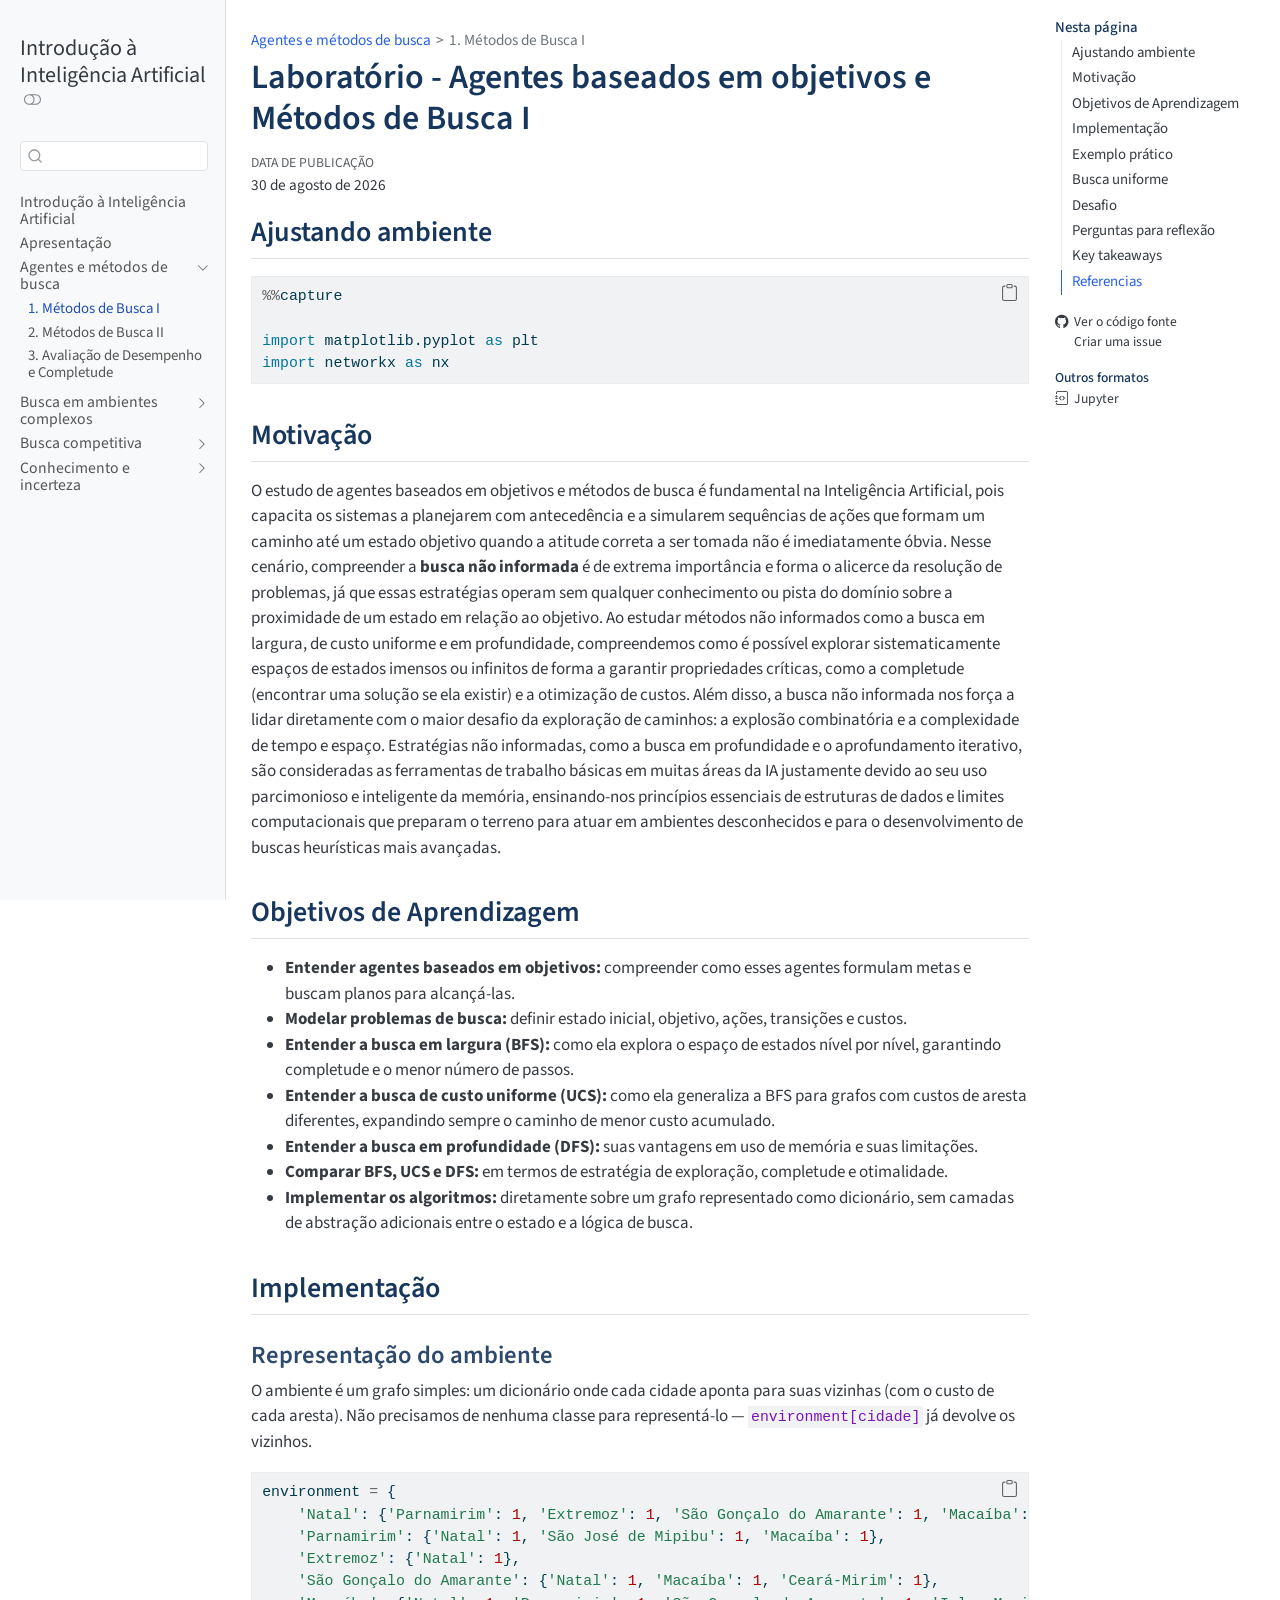
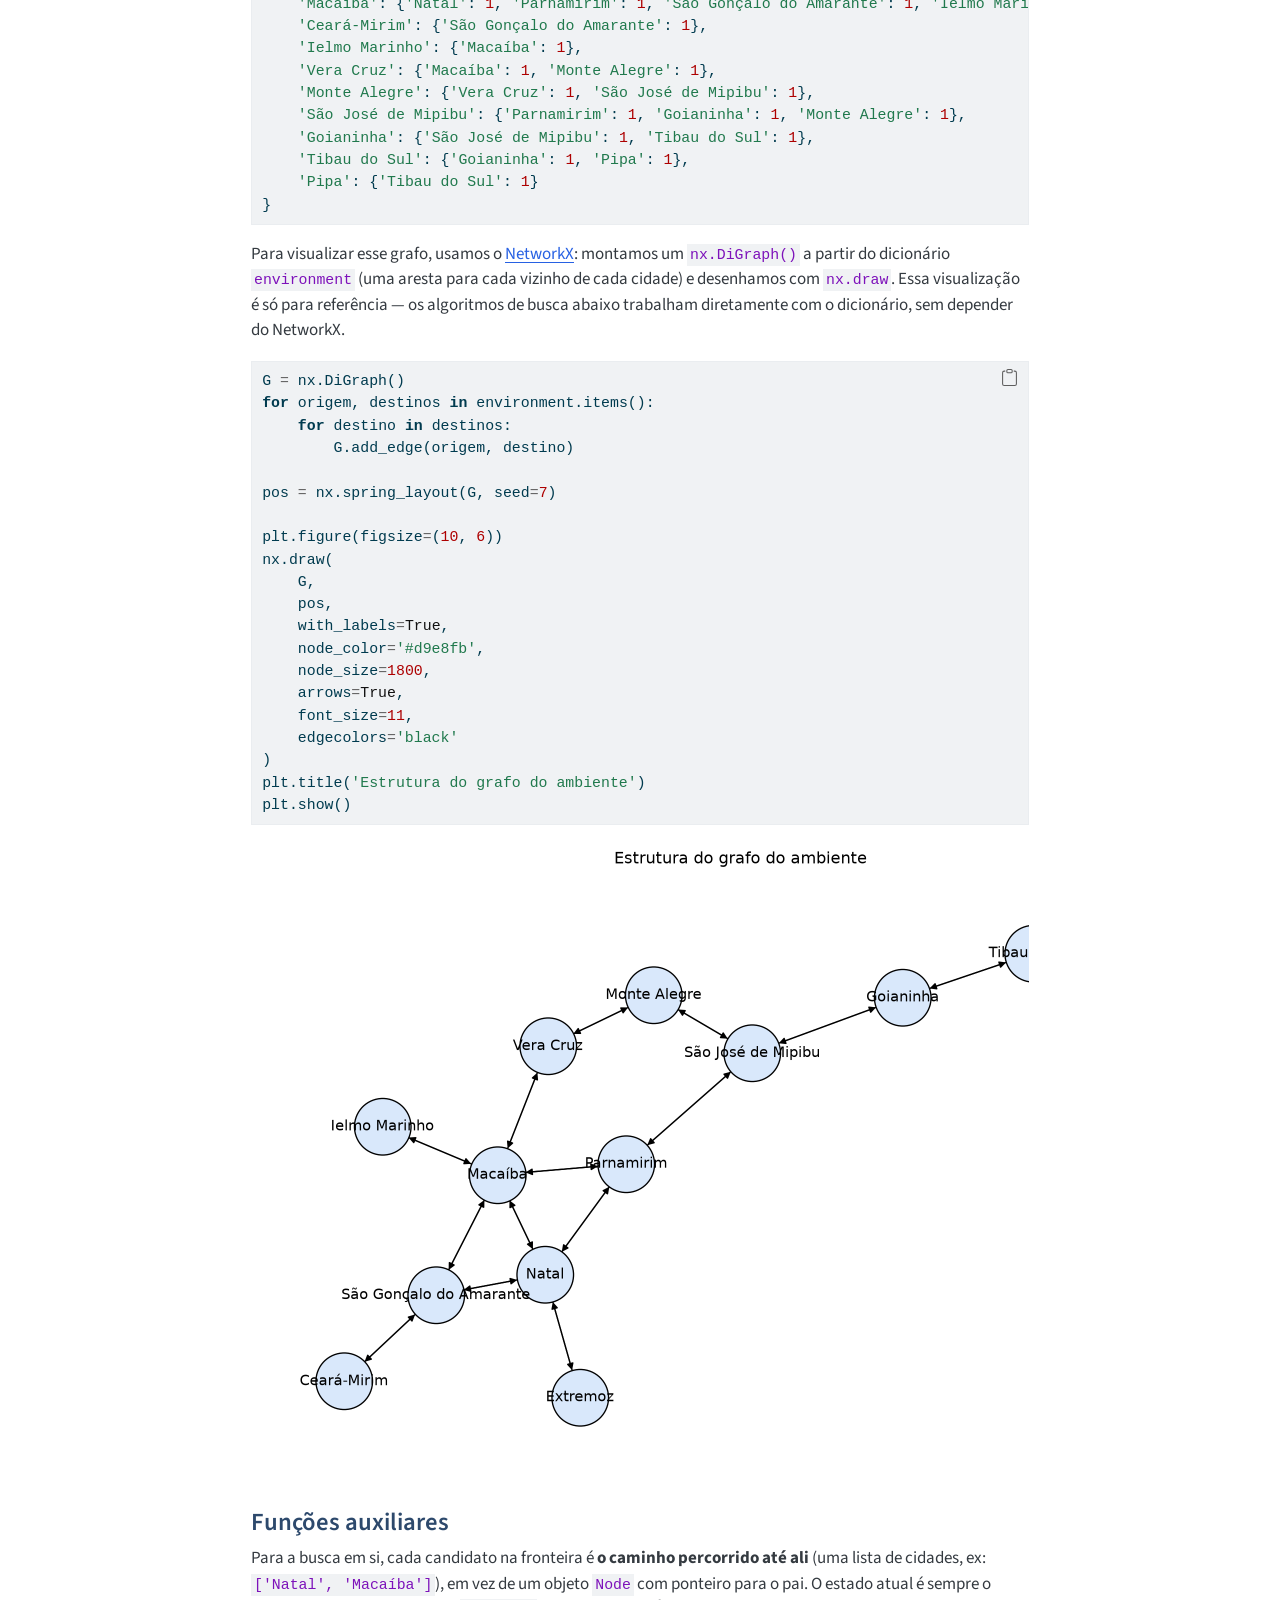
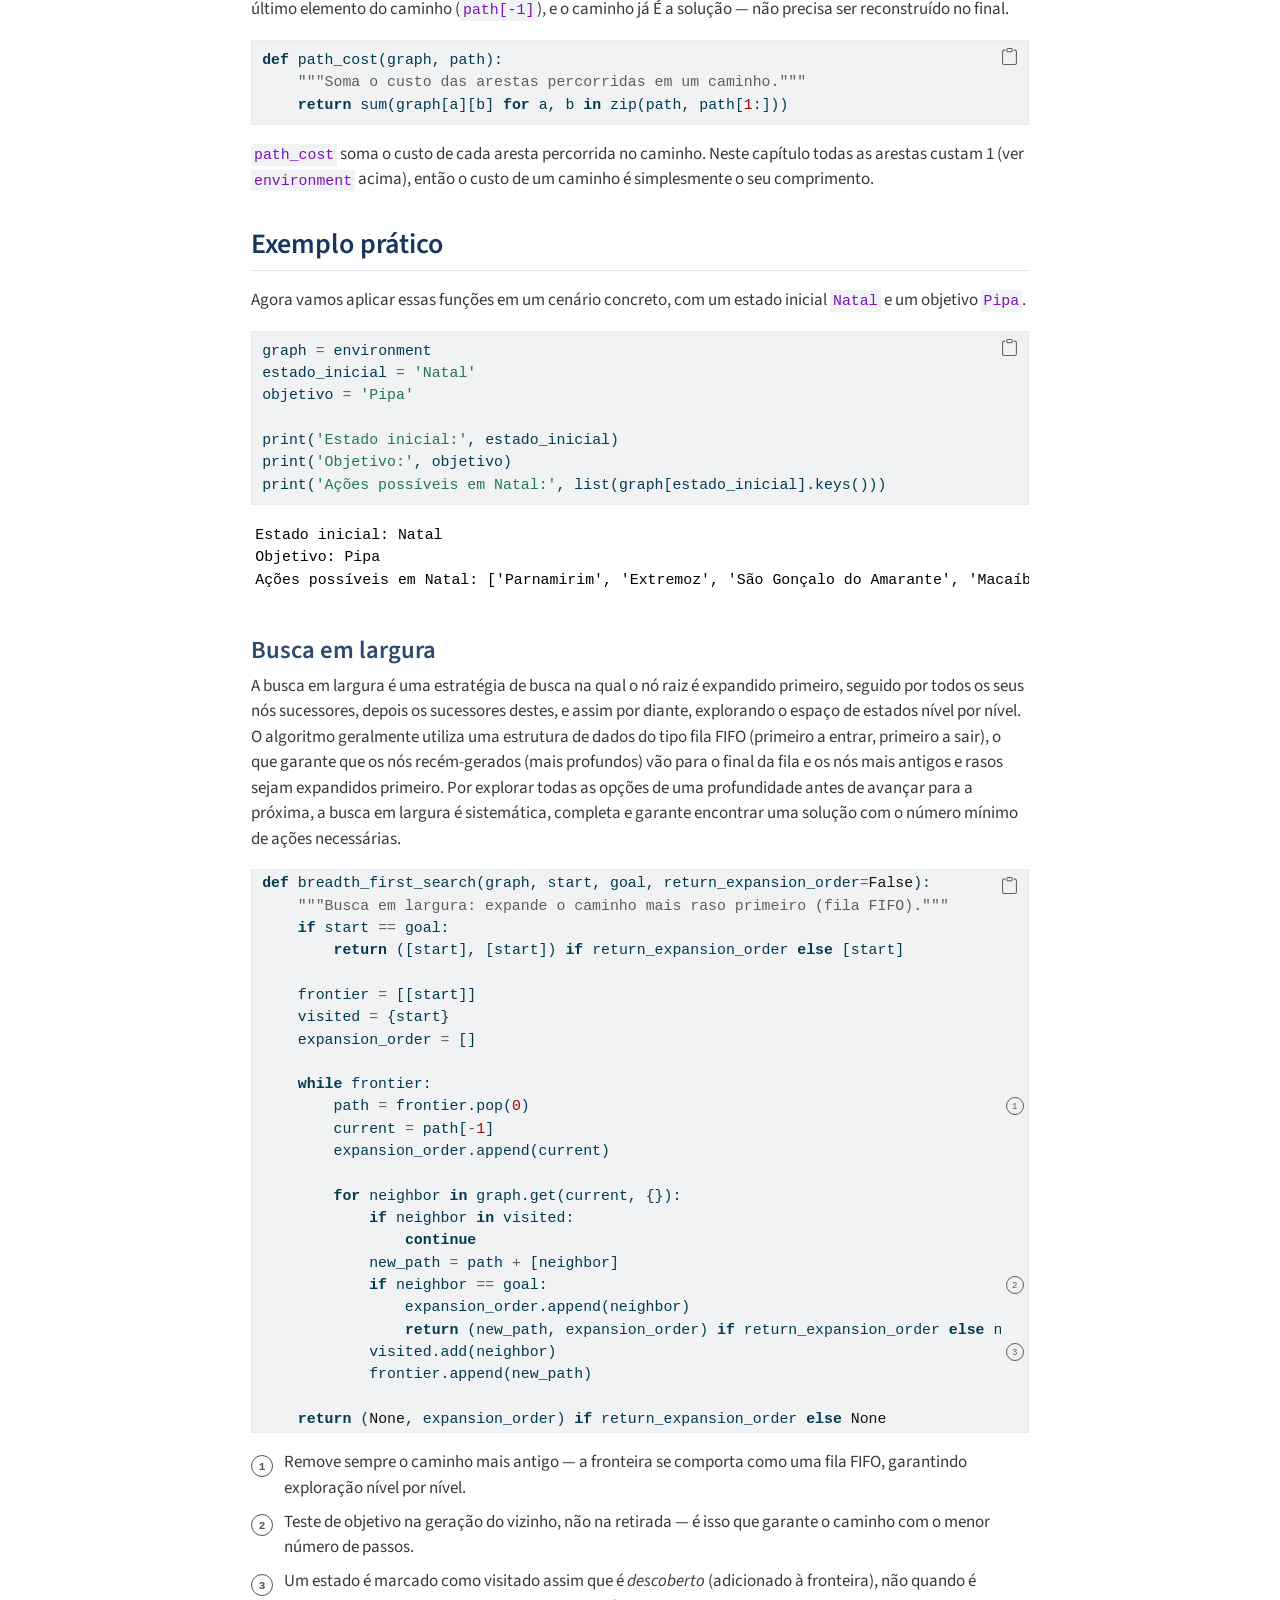
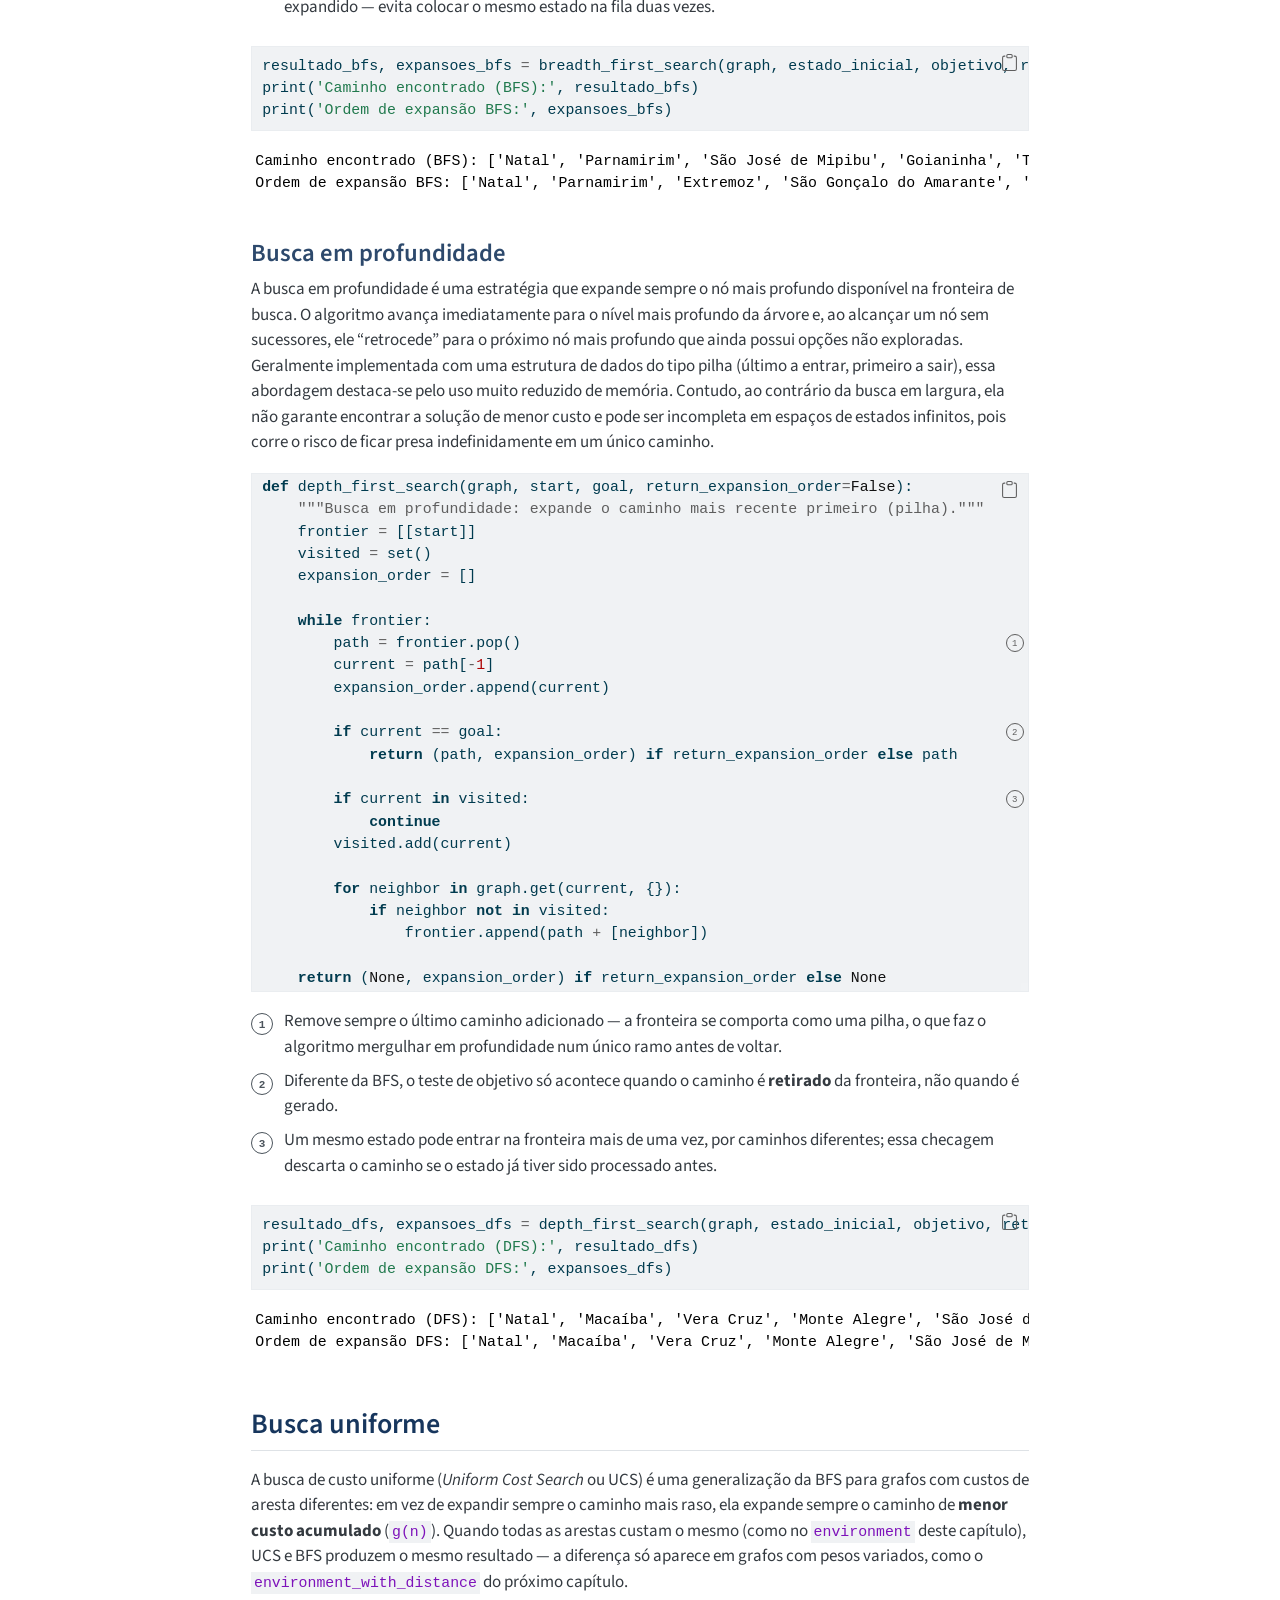
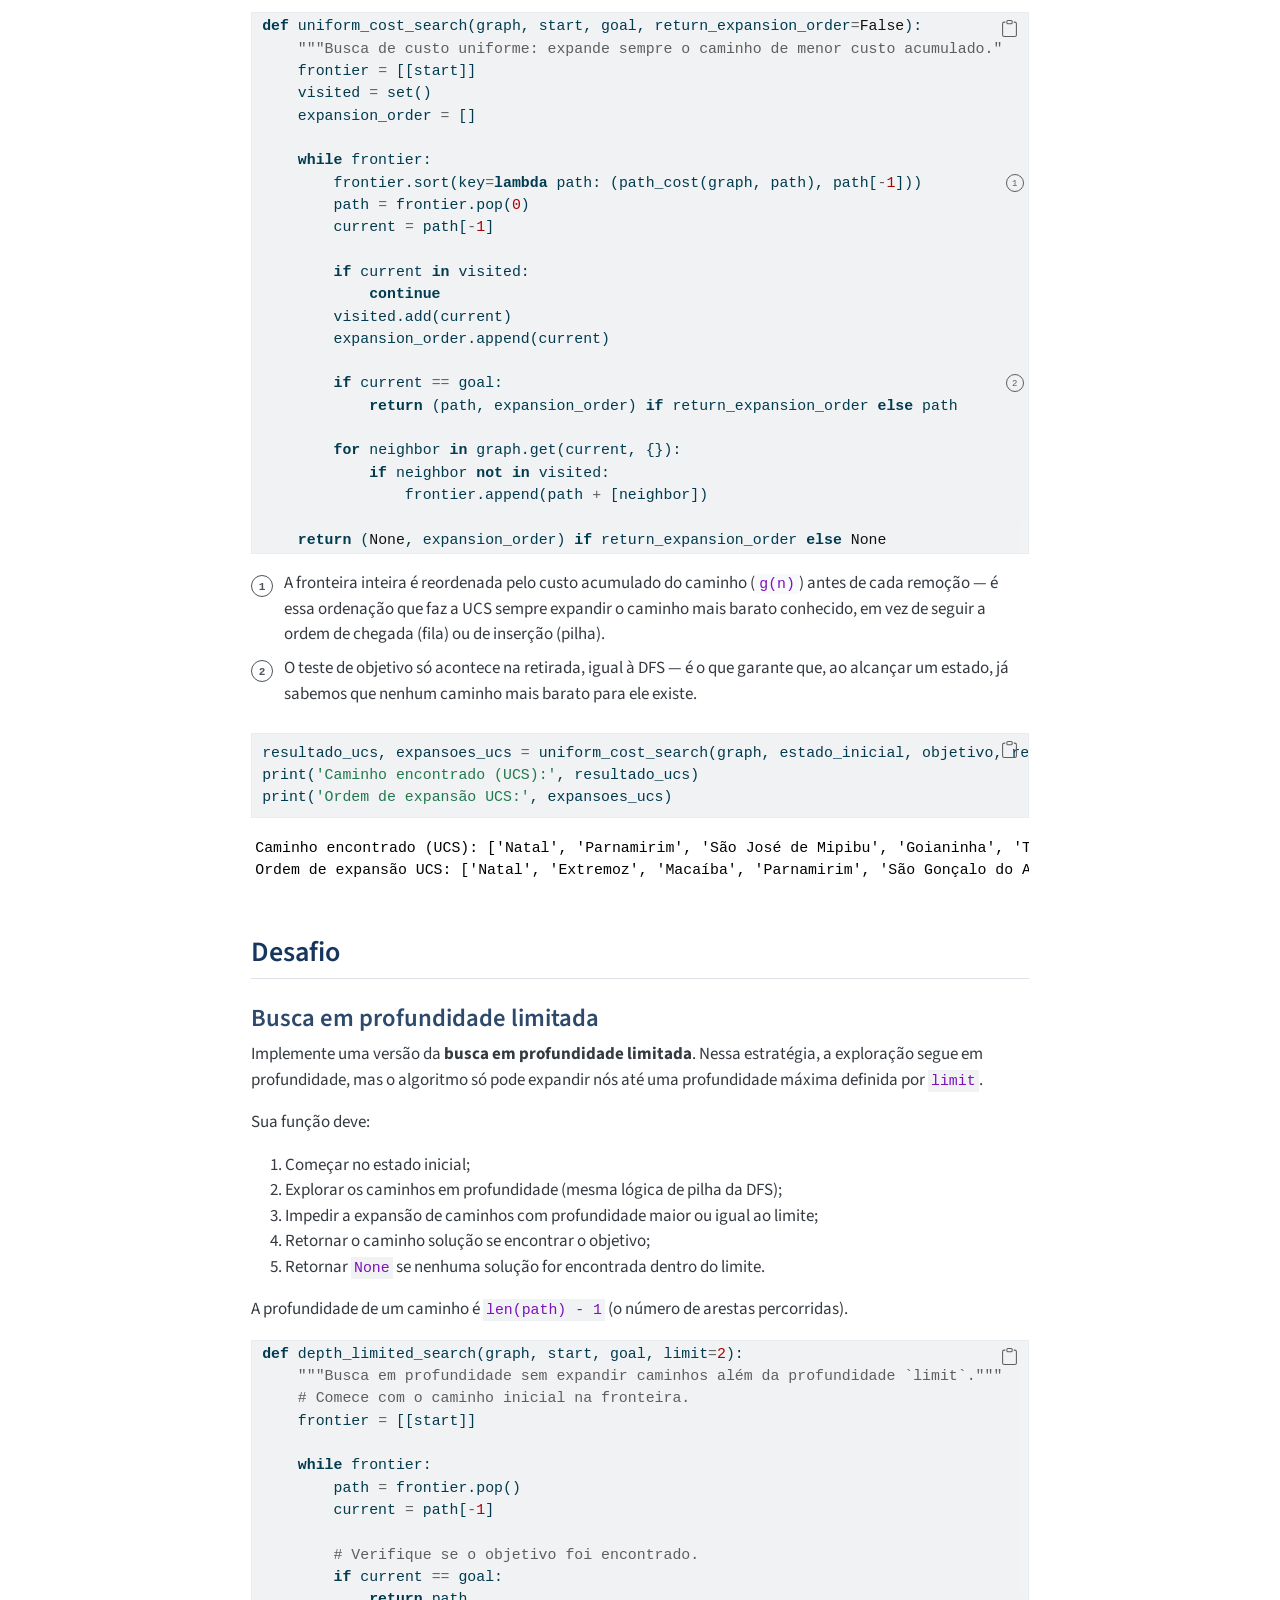
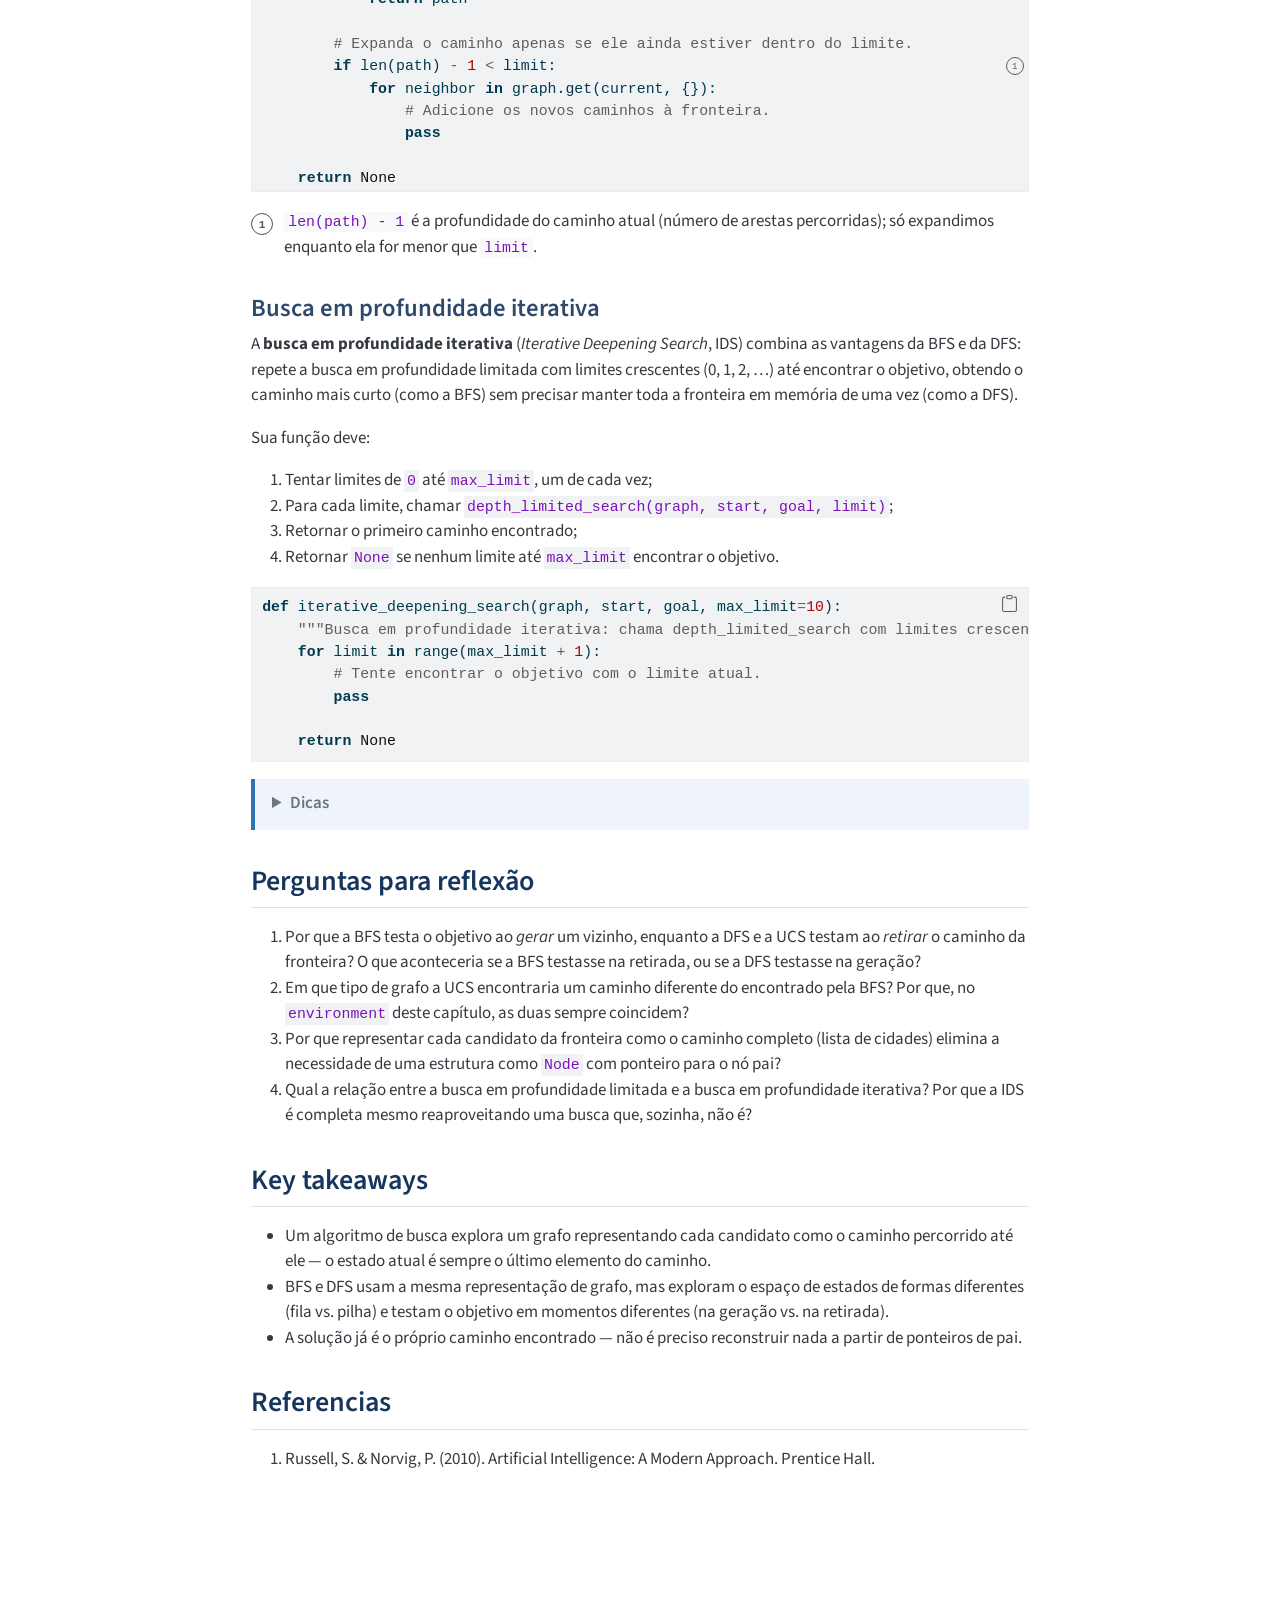
<file: capitulos/01-metodos-de-busca-i.html>
<!DOCTYPE html>
<html xmlns="http://www.w3.org/1999/xhtml" lang="pt-BR" xml:lang="pt-BR"><head>

<meta charset="utf-8">
<meta name="generator" content="quarto-1.10.18">

<meta name="viewport" content="width=device-width, initial-scale=1.0, user-scalable=yes">


<title>Laboratório - Agentes baseados em objetivos e Métodos de Busca I – Introdução à Inteligência Artificial</title>
<style>
/* Default styles provided by pandoc.
** See https://pandoc.org/MANUAL.html#variables-for-html for config info.
*/
span.smallcaps{font-variant: small-caps;}
div.columns{display: flex; gap: 1.5em;}
div.column{flex: auto;}
@media screen {
div.columns{gap: min(4vw, 1.5em);}
div.column{overflow-x: auto;}
}
div.hanging-indent{margin-left: 1.5em; text-indent: -1.5em;}
ul.task-list{list-style: none;}
ul.task-list li input[type="checkbox"] {
  width: 0.8em;
  margin: 0 0.8em 0.2em -1em; /* quarto-specific, see https://github.com/quarto-dev/quarto-cli/issues/4556 */ 
  vertical-align: middle;
}
/* CSS for syntax highlighting */
html { -webkit-text-size-adjust: 100%; }
pre > code.sourceCode { white-space: pre; position: relative; }
pre > code.sourceCode > span { display: inline-block; line-height: 1.25; }
pre > code.sourceCode > span:empty { height: 1.2em; }
.sourceCode { overflow: visible; }
code.sourceCode > span { color: inherit; text-decoration: inherit; }
div.sourceCode { margin: 1em 0; }
pre.sourceCode { margin: 0; }
@media screen {
div.sourceCode { overflow: auto; }
}
@media print {
pre > code.sourceCode { white-space: pre-wrap; }
pre > code.sourceCode > span { text-indent: -5em; padding-left: 5em; }
}
pre.numberSource code
  { counter-reset: source-line 0; }
pre.numberSource code > span
  { position: relative; left: -4em; counter-increment: source-line; }
pre.numberSource code > span > a:first-child::before
  { content: counter(source-line);
    position: relative; left: -1em; text-align: right; vertical-align: baseline;
    border: none; display: inline-block;
    -webkit-touch-callout: none; -webkit-user-select: none;
    -khtml-user-select: none; -moz-user-select: none;
    -ms-user-select: none; user-select: none;
    padding: 0 4px; width: 4em;
  }
pre.numberSource { margin-left: 3em;  padding-left: 4px; }
div.sourceCode
  {   }
@media screen {
pre > code.sourceCode > span > a:first-child::before { text-decoration: underline; }
}
</style>


<script src="../site_libs/quarto-nav/quarto-nav.js"></script>
<script src="../site_libs/quarto-nav/headroom.min.js"></script>
<script src="../site_libs/clipboard/clipboard.min.js"></script>
<script src="../site_libs/quarto-search/autocomplete.umd.js"></script>
<script src="../site_libs/quarto-search/fuse.min.js"></script>
<script src="../site_libs/quarto-search/quarto-search.js"></script>
<meta name="quarto:offset" content="../">
<script src="../site_libs/quarto-html/quarto.js" type="module"></script>
<script src="../site_libs/quarto-html/tabsets/tabsets.js" type="module"></script>
<script src="../site_libs/quarto-html/popper.min.js"></script>
<script src="../site_libs/quarto-html/tippy.umd.min.js"></script>
<script src="../site_libs/quarto-html/anchor.min.js"></script>
<link href="../site_libs/quarto-html/tippy.css" rel="stylesheet">
<link href="../site_libs/quarto-html/quarto-syntax-highlighting-64a204ab8560d761af7679ceaba22944.css" rel="stylesheet" class="quarto-color-scheme" id="quarto-text-highlighting-styles">
<link href="../site_libs/quarto-html/quarto-syntax-highlighting-dark-b85bc7c33db8c58e0ec93c3465666fed.css" rel="stylesheet" class="quarto-color-scheme quarto-color-alternate" id="quarto-text-highlighting-styles">
<link href="../site_libs/quarto-html/quarto-syntax-highlighting-64a204ab8560d761af7679ceaba22944.css" rel="stylesheet" class="quarto-color-scheme-extra" id="quarto-text-highlighting-styles">
<script src="../site_libs/bootstrap/bootstrap.min.js"></script>
<link href="../site_libs/bootstrap/bootstrap-icons.css" rel="stylesheet">
<link href="../site_libs/bootstrap/bootstrap-b3a135ffe9b176eb70b8e8d1e767332b.min.css" rel="stylesheet" append-hash="true" class="quarto-color-scheme" id="quarto-bootstrap" data-mode="light">
<link href="../site_libs/bootstrap/bootstrap-dark-7937f9141d16c7f9fe7ae0f030368621.min.css" rel="stylesheet" append-hash="true" class="quarto-color-scheme quarto-color-alternate" id="quarto-bootstrap" data-mode="dark">
<link href="../site_libs/bootstrap/bootstrap-b3a135ffe9b176eb70b8e8d1e767332b.min.css" rel="stylesheet" append-hash="true" class="quarto-color-scheme-extra" id="quarto-bootstrap" data-mode="light">
<script id="quarto-search-options" type="application/json">{
  "location": "sidebar",
  "copy-button": false,
  "collapse-after": 3,
  "panel-placement": "start",
  "type": "textbox",
  "limit": 50,
  "keyboard-shortcut": [
    "f",
    "/",
    "s"
  ],
  "show-item-context": false,
  "language": {
    "search-no-results-text": "Nenhum resultado",
    "search-matching-documents-text": "documentos correspondentes",
    "search-copy-link-title": "Copiar link para a busca",
    "search-hide-matches-text": "Esconder correspondências adicionais",
    "search-more-match-text": "mais correspondência neste documento",
    "search-more-matches-text": "mais correspondências neste documento",
    "search-clear-button-title": "Limpar",
    "search-text-placeholder": "",
    "search-detached-cancel-button-title": "Cancelar",
    "search-submit-button-title": "Enviar",
    "search-label": "Procurar"
  }
}</script>


<link rel="stylesheet" href="../styles.css">
</head>

<body class="nav-sidebar docked quarto-light"><script id="quarto-html-before-body" type="application/javascript">
    const toggleBodyColorMode = (bsSheetEl) => {
      const mode = bsSheetEl.getAttribute("data-mode");
      const bodyEl = window.document.querySelector("body");
      if (mode === "dark") {
        bodyEl.classList.add("quarto-dark");
        bodyEl.classList.remove("quarto-light");
      } else {
        bodyEl.classList.add("quarto-light");
        bodyEl.classList.remove("quarto-dark");
      }
    }
    const toggleBodyColorPrimary = () => {
      const bsSheetEl = window.document.querySelector("link#quarto-bootstrap:not([rel=disabled-stylesheet])");
      if (bsSheetEl) {
        toggleBodyColorMode(bsSheetEl);
      }
    }
    const setColorSchemeToggle = (alternate) => {
      const toggles = window.document.querySelectorAll('.quarto-color-scheme-toggle');
      for (let i=0; i < toggles.length; i++) {
        const toggle = toggles[i];
        if (toggle) {
          if (alternate) {
            toggle.classList.add("alternate");
          } else {
            toggle.classList.remove("alternate");
          }
        }
      }
    };
    const toggleColorMode = (alternate) => {
      // Switch the stylesheets
      const primaryStylesheets = window.document.querySelectorAll('link.quarto-color-scheme:not(.quarto-color-alternate)');
      const alternateStylesheets = window.document.querySelectorAll('link.quarto-color-scheme.quarto-color-alternate');
      manageTransitions('#quarto-margin-sidebar .nav-link', false);
      if (alternate) {
        // note: dark is layered on light, we don't disable primary!
        enableStylesheet(alternateStylesheets);
        for (const sheetNode of alternateStylesheets) {
          if (sheetNode.id === "quarto-bootstrap") {
            toggleBodyColorMode(sheetNode);
          }
        }
      } else {
        disableStylesheet(alternateStylesheets);
        enableStylesheet(primaryStylesheets)
        toggleBodyColorPrimary();
      }
      manageTransitions('#quarto-margin-sidebar .nav-link', true);
      // Switch the toggles
      setColorSchemeToggle(alternate)
      // Hack to workaround the fact that safari doesn't
      // properly recolor the scrollbar when toggling (#1455)
      if (navigator.userAgent.indexOf('Safari') > 0 && navigator.userAgent.indexOf('Chrome') == -1) {
        manageTransitions("body", false);
        window.scrollTo(0, 1);
        setTimeout(() => {
          window.scrollTo(0, 0);
          manageTransitions("body", true);
        }, 40);
      }
    }
    const disableStylesheet = (stylesheets) => {
      for (let i=0; i < stylesheets.length; i++) {
        const stylesheet = stylesheets[i];
        stylesheet.rel = 'disabled-stylesheet';
      }
    }
    const enableStylesheet = (stylesheets) => {
      for (let i=0; i < stylesheets.length; i++) {
        const stylesheet = stylesheets[i];
        if(stylesheet.rel !== 'stylesheet') { // for Chrome, which will still FOUC without this check
          stylesheet.rel = 'stylesheet';
        }
      }
    }
    const manageTransitions = (selector, allowTransitions) => {
      const els = window.document.querySelectorAll(selector);
      for (let i=0; i < els.length; i++) {
        const el = els[i];
        if (allowTransitions) {
          el.classList.remove('notransition');
        } else {
          el.classList.add('notransition');
        }
      }
    }
    const isFileUrl = () => {
      return window.location.protocol === 'file:';
    }
    const hasAlternateSentinel = () => {
      let styleSentinel = getColorSchemeSentinel();
      if (styleSentinel !== null) {
        return styleSentinel === "alternate";
      } else {
        return false;
      }
    }
    const setStyleSentinel = (alternate) => {
      const value = alternate ? "alternate" : "default";
      if (!isFileUrl()) {
        window.localStorage.setItem("quarto-color-scheme", value);
      } else {
        localAlternateSentinel = value;
      }
    }
    const getColorSchemeSentinel = () => {
      if (!isFileUrl()) {
        const storageValue = window.localStorage.getItem("quarto-color-scheme");
        return storageValue != null ? storageValue : localAlternateSentinel;
      } else {
        return localAlternateSentinel;
      }
    }
    const toggleGiscusIfUsed = (isAlternate, darkModeDefault) => {
      const baseTheme = document.querySelector('#giscus-base-theme')?.value ?? 'light';
      const alternateTheme = document.querySelector('#giscus-alt-theme')?.value ?? 'dark';
      let newTheme = '';
      if(authorPrefersDark) {
        newTheme = isAlternate ? baseTheme : alternateTheme;
      } else {
        newTheme = isAlternate ? alternateTheme : baseTheme;
      }
      const changeGiscusTheme = () => {
        // From: https://github.com/giscus/giscus/issues/336
        const sendMessage = (message) => {
          const iframe = document.querySelector('iframe.giscus-frame');
          if (!iframe) return;
          iframe.contentWindow.postMessage({ giscus: message }, 'https://giscus.app');
        }
        sendMessage({
          setConfig: {
            theme: newTheme
          }
        });
      }
      const isGiscussLoaded = window.document.querySelector('iframe.giscus-frame') !== null;
      if (isGiscussLoaded) {
        changeGiscusTheme();
      }
    };
    const authorPrefersDark = false;
    const darkModeDefault = authorPrefersDark;
      document.querySelector('link#quarto-text-highlighting-styles.quarto-color-scheme-extra').rel = 'disabled-stylesheet';
      document.querySelector('link#quarto-bootstrap.quarto-color-scheme-extra').rel = 'disabled-stylesheet';
    let localAlternateSentinel = darkModeDefault ? 'alternate' : 'default';
    // Dark / light mode switch
    window.quartoToggleColorScheme = () => {
      // Read the current dark / light value
      let toAlternate = !hasAlternateSentinel();
      toggleColorMode(toAlternate);
      setStyleSentinel(toAlternate);
      toggleGiscusIfUsed(toAlternate, darkModeDefault);
      window.dispatchEvent(new Event('resize'));
    };
    // Switch to dark mode if need be
    if (hasAlternateSentinel()) {
      toggleColorMode(true);
    } else {
      toggleColorMode(false);
    }
  </script>

<div id="quarto-search-results"></div>
  <header id="quarto-header" class="headroom fixed-top">
  <nav class="quarto-secondary-nav">
    <div class="container-fluid d-flex">
      <button type="button" class="quarto-btn-toggle btn" data-bs-toggle="collapse" role="button" data-bs-target=".quarto-sidebar-collapse-item" aria-controls="quarto-sidebar" aria-expanded="false" aria-label="Alternar barra lateral" onclick="if (window.quartoToggleHeadroom) { window.quartoToggleHeadroom(); }">
        <i class="bi bi-layout-text-sidebar-reverse"></i>
      </button>
        <nav class="quarto-page-breadcrumbs" aria-label="breadcrumb"><ol class="breadcrumb"><li class="breadcrumb-item"><a href="../capitulos/01-metodos-de-busca-i.html">Agentes e métodos de busca</a></li><li class="breadcrumb-item"><a href="../capitulos/01-metodos-de-busca-i.html">1. Métodos de Busca I</a></li></ol></nav>
        <a class="flex-grow-1" role="navigation" data-bs-toggle="collapse" data-bs-target=".quarto-sidebar-collapse-item" aria-controls="quarto-sidebar" aria-expanded="false" aria-label="Alternar barra lateral" onclick="if (window.quartoToggleHeadroom) { window.quartoToggleHeadroom(); }">      
        </a>
      <button type="button" class="btn quarto-search-button" aria-label="Procurar" onclick="window.quartoOpenSearch();">
        <i class="bi bi-search"></i>
      </button>
    </div>
  </nav>
</header>
<!-- content -->
<div id="quarto-content" class="quarto-container page-columns page-rows-contents page-layout-article">
<!-- sidebar -->
  <nav id="quarto-sidebar" class="sidebar collapse collapse-horizontal quarto-sidebar-collapse-item sidebar-navigation docked overflow-auto">
    <div class="pt-lg-2 mt-2 text-left sidebar-header">
    <div class="sidebar-title mb-0 py-0">
      <a href="../">Introdução à Inteligência Artificial</a> 
        <div class="sidebar-tools-main">
  <a href="" class="quarto-color-scheme-toggle quarto-navigation-tool  px-1" onclick="window.quartoToggleColorScheme(); return false;" title="Alternar modo escuro"><i class="bi"></i></a>
</div>
    </div>
      </div>
        <div class="mt-2 flex-shrink-0 align-items-center">
        <div class="sidebar-search">
        <div id="quarto-search" class="" title="Procurar"></div>
        </div>
        </div>
    <div class="sidebar-menu-container"> 
    <ul class="list-unstyled mt-1">
        <li class="sidebar-item">
  <div class="sidebar-item-container"> 
  <a href="../index.html" class="sidebar-item-text sidebar-link">
 <span class="menu-text">Introdução à Inteligência Artificial</span></a>
  </div>
</li>
        <li class="sidebar-item">
  <div class="sidebar-item-container"> 
  <a href="../apresentacao.html" class="sidebar-item-text sidebar-link">
 <span class="menu-text">Apresentação</span></a>
  </div>
</li>
        <li class="sidebar-item sidebar-item-section">
      <div class="sidebar-item-container"> 
            <a class="sidebar-item-text sidebar-link text-start" data-bs-toggle="collapse" data-bs-target="#quarto-sidebar-section-1" role="navigation" aria-expanded="true">
 <span class="menu-text">Agentes e métodos de busca</span></a>
          <a class="sidebar-item-toggle text-start" data-bs-toggle="collapse" data-bs-target="#quarto-sidebar-section-1" role="navigation" aria-expanded="true" aria-label="Alternar seção">
            <i class="bi bi-chevron-right ms-2"></i>
          </a> 
      </div>
      <ul id="quarto-sidebar-section-1" class="collapse list-unstyled sidebar-section depth1 show">  
          <li class="sidebar-item">
  <div class="sidebar-item-container"> 
  <a href="../capitulos/01-metodos-de-busca-i.html" class="sidebar-item-text sidebar-link active">
 <span class="menu-text">1. Métodos de Busca I</span></a>
  </div>
</li>
          <li class="sidebar-item">
  <div class="sidebar-item-container"> 
  <a href="../capitulos/02-metodos-de-busca-ii.html" class="sidebar-item-text sidebar-link">
 <span class="menu-text">2. Métodos de Busca II</span></a>
  </div>
</li>
          <li class="sidebar-item">
  <div class="sidebar-item-container"> 
  <a href="../capitulos/02b-avaliacao-metodos-de-busca.html" class="sidebar-item-text sidebar-link">
 <span class="menu-text">3. Avaliação de Desempenho e Completude</span></a>
  </div>
</li>
      </ul>
  </li>
        <li class="sidebar-item sidebar-item-section">
      <div class="sidebar-item-container"> 
            <a class="sidebar-item-text sidebar-link text-start collapsed" data-bs-toggle="collapse" data-bs-target="#quarto-sidebar-section-2" role="navigation" aria-expanded="false">
 <span class="menu-text">Busca em ambientes complexos</span></a>
          <a class="sidebar-item-toggle text-start collapsed" data-bs-toggle="collapse" data-bs-target="#quarto-sidebar-section-2" role="navigation" aria-expanded="false" aria-label="Alternar seção">
            <i class="bi bi-chevron-right ms-2"></i>
          </a> 
      </div>
      <ul id="quarto-sidebar-section-2" class="collapse list-unstyled sidebar-section depth1 ">  
          <li class="sidebar-item">
  <div class="sidebar-item-container"> 
  <a href="../capitulos/03-ambientes-complexos-i.html" class="sidebar-item-text sidebar-link">
 <span class="menu-text">4. Ambientes Complexos I</span></a>
  </div>
</li>
          <li class="sidebar-item">
  <div class="sidebar-item-container"> 
  <a href="../capitulos/04-ambientes-complexos-ii.html" class="sidebar-item-text sidebar-link">
 <span class="menu-text">5. Ambientes Complexos II</span></a>
  </div>
</li>
      </ul>
  </li>
        <li class="sidebar-item sidebar-item-section">
      <div class="sidebar-item-container"> 
            <a class="sidebar-item-text sidebar-link text-start collapsed" data-bs-toggle="collapse" data-bs-target="#quarto-sidebar-section-3" role="navigation" aria-expanded="false">
 <span class="menu-text">Busca competitiva</span></a>
          <a class="sidebar-item-toggle text-start collapsed" data-bs-toggle="collapse" data-bs-target="#quarto-sidebar-section-3" role="navigation" aria-expanded="false" aria-label="Alternar seção">
            <i class="bi bi-chevron-right ms-2"></i>
          </a> 
      </div>
      <ul id="quarto-sidebar-section-3" class="collapse list-unstyled sidebar-section depth1 ">  
          <li class="sidebar-item">
  <div class="sidebar-item-container"> 
  <a href="../capitulos/05-busca-competitiva-i.html" class="sidebar-item-text sidebar-link">
 <span class="menu-text">6. Minimax e Alpha-Beta</span></a>
  </div>
</li>
          <li class="sidebar-item">
  <div class="sidebar-item-container"> 
  <a href="../capitulos/06-busca-competitiva-ii.html" class="sidebar-item-text sidebar-link">
 <span class="menu-text">7. Monte Carlo Tree Search</span></a>
  </div>
</li>
      </ul>
  </li>
        <li class="sidebar-item sidebar-item-section">
      <div class="sidebar-item-container"> 
            <a class="sidebar-item-text sidebar-link text-start collapsed" data-bs-toggle="collapse" data-bs-target="#quarto-sidebar-section-4" role="navigation" aria-expanded="false">
 <span class="menu-text">Conhecimento e incerteza</span></a>
          <a class="sidebar-item-toggle text-start collapsed" data-bs-toggle="collapse" data-bs-target="#quarto-sidebar-section-4" role="navigation" aria-expanded="false" aria-label="Alternar seção">
            <i class="bi bi-chevron-right ms-2"></i>
          </a> 
      </div>
      <ul id="quarto-sidebar-section-4" class="collapse list-unstyled sidebar-section depth1 ">  
          <li class="sidebar-item">
  <div class="sidebar-item-container"> 
  <a href="../capitulos/07-agentes-logicos.html" class="sidebar-item-text sidebar-link">
 <span class="menu-text">8. Agentes Lógicos</span></a>
  </div>
</li>
          <li class="sidebar-item">
  <div class="sidebar-item-container"> 
  <a href="../capitulos/08-agentes-probabilisticos.html" class="sidebar-item-text sidebar-link">
 <span class="menu-text">9. Agentes Probabilísticos</span></a>
  </div>
</li>
          <li class="sidebar-item">
  <div class="sidebar-item-container"> 
  <a href="../capitulos/09-naive-bayes.html" class="sidebar-item-text sidebar-link">
 <span class="menu-text">10. Naive Bayes</span></a>
  </div>
</li>
          <li class="sidebar-item">
  <div class="sidebar-item-container"> 
  <a href="../capitulos/10-redes-bayesianas.html" class="sidebar-item-text sidebar-link">
 <span class="menu-text">11. Redes Bayesianas</span></a>
  </div>
</li>
          <li class="sidebar-item">
  <div class="sidebar-item-container"> 
  <a href="../capitulos/11-cadeias-de-markov.html" class="sidebar-item-text sidebar-link">
 <span class="menu-text">12. Cadeias de Markov</span></a>
  </div>
</li>
      </ul>
  </li>
    </ul>
    </div>
</nav>
<div id="quarto-sidebar-glass" class="quarto-sidebar-collapse-item" data-bs-toggle="collapse" data-bs-target=".quarto-sidebar-collapse-item"></div>
<!-- margin-sidebar -->
    <div id="quarto-margin-sidebar" class="sidebar margin-sidebar">
        <nav id="TOC" role="doc-toc" class="toc-active">
    <h2 id="toc-title">Nesta página</h2>
   
  <ul>
  <li><a href="#ajustando-ambiente" id="toc-ajustando-ambiente" class="nav-link active" data-scroll-target="#ajustando-ambiente">Ajustando ambiente</a></li>
  <li><a href="#motivação" id="toc-motivação" class="nav-link" data-scroll-target="#motivação">Motivação</a></li>
  <li><a href="#objetivos-de-aprendizagem" id="toc-objetivos-de-aprendizagem" class="nav-link" data-scroll-target="#objetivos-de-aprendizagem">Objetivos de Aprendizagem</a></li>
  <li><a href="#implementação" id="toc-implementação" class="nav-link" data-scroll-target="#implementação">Implementação</a>
  <ul class="collapse">
  <li><a href="#representação-do-ambiente" id="toc-representação-do-ambiente" class="nav-link" data-scroll-target="#representação-do-ambiente">Representação do ambiente</a></li>
  <li><a href="#funções-auxiliares" id="toc-funções-auxiliares" class="nav-link" data-scroll-target="#funções-auxiliares">Funções auxiliares</a></li>
  </ul></li>
  <li><a href="#exemplo-prático" id="toc-exemplo-prático" class="nav-link" data-scroll-target="#exemplo-prático">Exemplo prático</a>
  <ul class="collapse">
  <li><a href="#busca-em-largura" id="toc-busca-em-largura" class="nav-link" data-scroll-target="#busca-em-largura">Busca em largura</a></li>
  <li><a href="#busca-em-profundidade" id="toc-busca-em-profundidade" class="nav-link" data-scroll-target="#busca-em-profundidade">Busca em profundidade</a></li>
  </ul></li>
  <li><a href="#busca-uniforme" id="toc-busca-uniforme" class="nav-link" data-scroll-target="#busca-uniforme">Busca uniforme</a></li>
  <li><a href="#desafio" id="toc-desafio" class="nav-link" data-scroll-target="#desafio">Desafio</a>
  <ul class="collapse">
  <li><a href="#busca-em-profundidade-limitada" id="toc-busca-em-profundidade-limitada" class="nav-link" data-scroll-target="#busca-em-profundidade-limitada">Busca em profundidade limitada</a></li>
  <li><a href="#busca-em-profundidade-iterativa" id="toc-busca-em-profundidade-iterativa" class="nav-link" data-scroll-target="#busca-em-profundidade-iterativa">Busca em profundidade iterativa</a></li>
  </ul></li>
  <li><a href="#perguntas-para-reflexão" id="toc-perguntas-para-reflexão" class="nav-link" data-scroll-target="#perguntas-para-reflexão">Perguntas para reflexão</a></li>
  <li><a href="#key-takeaways" id="toc-key-takeaways" class="nav-link" data-scroll-target="#key-takeaways">Key takeaways</a></li>
  <li><a href="#referencias" id="toc-referencias" class="nav-link" data-scroll-target="#referencias">Referencias</a></li>
  </ul>
<div class="toc-actions"><ul><li><a href="https://github.com/oandrefonseca/fundamentos-de-ia/blob/main/capitulos/01-metodos-de-busca-i.qmd" class="toc-action"><i class="bi bi-github"></i>Ver o código fonte</a></li><li><a href="https://github.com/oandrefonseca/fundamentos-de-ia/issues/new" class="toc-action"><i class="bi empty"></i>Criar uma issue</a></li></ul></div><div class="quarto-alternate-formats"><h2>Outros formatos</h2><ul><li><a href="01-metodos-de-busca-i.ipynb" download="01-metodos-de-busca-i.ipynb"><i class="bi bi-journal-code"></i>Jupyter</a></li></ul></div></nav>
    </div>
<!-- main -->
<main class="content" id="quarto-document-content">


<header id="title-block-header" class="quarto-title-block default"><nav class="quarto-page-breadcrumbs quarto-title-breadcrumbs d-none d-lg-block" aria-label="breadcrumb"><ol class="breadcrumb"><li class="breadcrumb-item"><a href="../capitulos/01-metodos-de-busca-i.html">Agentes e métodos de busca</a></li><li class="breadcrumb-item"><a href="../capitulos/01-metodos-de-busca-i.html">1. Métodos de Busca I</a></li></ol></nav>
<div class="quarto-title">
<h1 class="title">Laboratório - Agentes baseados em objetivos e Métodos de Busca I</h1>
</div>



<div class="quarto-title-meta">

    
    <div>
    <div class="quarto-title-meta-heading">Data de Publicação</div>
    <div class="quarto-title-meta-contents">
      <p class="date">30 de agosto de 2026</p>
    </div>
  </div>
  
    
  </div>
  


</header>


<section id="ajustando-ambiente" class="level2">
<h2 class="anchored" data-anchor-id="ajustando-ambiente">Ajustando ambiente</h2>
<div id="bd804683" class="cell" data-execution_count="1">
<div class="code-copy-outer-scaffold"><div class="sourceCode cell-code" id="cb1"><pre class="sourceCode python code-with-copy"><code class="sourceCode python"><span id="cb1-1"><a href="#cb1-1" aria-hidden="true" tabindex="-1"></a><span class="op">%%</span>capture</span>
<span id="cb1-2"><a href="#cb1-2" aria-hidden="true" tabindex="-1"></a></span>
<span id="cb1-3"><a href="#cb1-3" aria-hidden="true" tabindex="-1"></a><span class="im">import</span> matplotlib.pyplot <span class="im">as</span> plt</span>
<span id="cb1-4"><a href="#cb1-4" aria-hidden="true" tabindex="-1"></a><span class="im">import</span> networkx <span class="im">as</span> nx</span></code></pre></div><button title="Copiar para a área de transferência" class="code-copy-button"><i class="bi"></i></button></div>
</div>
</section>
<section id="motivação" class="level2">
<h2 class="anchored" data-anchor-id="motivação">Motivação</h2>
<p>O estudo de agentes baseados em objetivos e métodos de busca é fundamental na Inteligência Artificial, pois capacita os sistemas a planejarem com antecedência e a simularem sequências de ações que formam um caminho até um estado objetivo quando a atitude correta a ser tomada não é imediatamente óbvia. Nesse cenário, compreender a <strong>busca não informada</strong> é de extrema importância e forma o alicerce da resolução de problemas, já que essas estratégias operam sem qualquer conhecimento ou pista do domínio sobre a proximidade de um estado em relação ao objetivo. Ao estudar métodos não informados como a busca em largura, de custo uniforme e em profundidade, compreendemos como é possível explorar sistematicamente espaços de estados imensos ou infinitos de forma a garantir propriedades críticas, como a completude (encontrar uma solução se ela existir) e a otimização de custos. Além disso, a busca não informada nos força a lidar diretamente com o maior desafio da exploração de caminhos: a explosão combinatória e a complexidade de tempo e espaço. Estratégias não informadas, como a busca em profundidade e o aprofundamento iterativo, são consideradas as ferramentas de trabalho básicas em muitas áreas da IA justamente devido ao seu uso parcimonioso e inteligente da memória, ensinando-nos princípios essenciais de estruturas de dados e limites computacionais que preparam o terreno para atuar em ambientes desconhecidos e para o desenvolvimento de buscas heurísticas mais avançadas.</p>
</section>
<section id="objetivos-de-aprendizagem" class="level2">
<h2 class="anchored" data-anchor-id="objetivos-de-aprendizagem">Objetivos de Aprendizagem</h2>
<ul>
<li><strong>Entender agentes baseados em objetivos:</strong> compreender como esses agentes formulam metas e buscam planos para alcançá-las.</li>
<li><strong>Modelar problemas de busca:</strong> definir estado inicial, objetivo, ações, transições e custos.</li>
<li><strong>Entender a busca em largura (BFS):</strong> como ela explora o espaço de estados nível por nível, garantindo completude e o menor número de passos.</li>
<li><strong>Entender a busca de custo uniforme (UCS):</strong> como ela generaliza a BFS para grafos com custos de aresta diferentes, expandindo sempre o caminho de menor custo acumulado.</li>
<li><strong>Entender a busca em profundidade (DFS):</strong> suas vantagens em uso de memória e suas limitações.</li>
<li><strong>Comparar BFS, UCS e DFS:</strong> em termos de estratégia de exploração, completude e otimalidade.</li>
<li><strong>Implementar os algoritmos:</strong> diretamente sobre um grafo representado como dicionário, sem camadas de abstração adicionais entre o estado e a lógica de busca.</li>
</ul>
</section>
<section id="implementação" class="level2">
<h2 class="anchored" data-anchor-id="implementação">Implementação</h2>
<section id="representação-do-ambiente" class="level3">
<h3 class="anchored" data-anchor-id="representação-do-ambiente">Representação do ambiente</h3>
<p>O ambiente é um grafo simples: um dicionário onde cada cidade aponta para suas vizinhas (com o custo de cada aresta). Não precisamos de nenhuma classe para representá-lo — <code>environment[cidade]</code> já devolve os vizinhos.</p>
<div id="2304ca23" class="cell" data-execution_count="2">
<div class="code-copy-outer-scaffold"><div class="sourceCode cell-code" id="cb2"><pre class="sourceCode python code-with-copy"><code class="sourceCode python"><span id="cb2-1"><a href="#cb2-1" aria-hidden="true" tabindex="-1"></a>environment <span class="op">=</span> {</span>
<span id="cb2-2"><a href="#cb2-2" aria-hidden="true" tabindex="-1"></a>    <span class="st">'Natal'</span>: {<span class="st">'Parnamirim'</span>: <span class="dv">1</span>, <span class="st">'Extremoz'</span>: <span class="dv">1</span>, <span class="st">'São Gonçalo do Amarante'</span>: <span class="dv">1</span>, <span class="st">'Macaíba'</span>: <span class="dv">1</span>},</span>
<span id="cb2-3"><a href="#cb2-3" aria-hidden="true" tabindex="-1"></a>    <span class="st">'Parnamirim'</span>: {<span class="st">'Natal'</span>: <span class="dv">1</span>, <span class="st">'São José de Mipibu'</span>: <span class="dv">1</span>, <span class="st">'Macaíba'</span>: <span class="dv">1</span>},</span>
<span id="cb2-4"><a href="#cb2-4" aria-hidden="true" tabindex="-1"></a>    <span class="st">'Extremoz'</span>: {<span class="st">'Natal'</span>: <span class="dv">1</span>},</span>
<span id="cb2-5"><a href="#cb2-5" aria-hidden="true" tabindex="-1"></a>    <span class="st">'São Gonçalo do Amarante'</span>: {<span class="st">'Natal'</span>: <span class="dv">1</span>, <span class="st">'Macaíba'</span>: <span class="dv">1</span>, <span class="st">'Ceará-Mirim'</span>: <span class="dv">1</span>},</span>
<span id="cb2-6"><a href="#cb2-6" aria-hidden="true" tabindex="-1"></a>    <span class="st">'Macaíba'</span>: {<span class="st">'Natal'</span>: <span class="dv">1</span>, <span class="st">'Parnamirim'</span>: <span class="dv">1</span>, <span class="st">'São Gonçalo do Amarante'</span>: <span class="dv">1</span>, <span class="st">'Ielmo Marinho'</span>: <span class="dv">1</span>, <span class="st">'Vera Cruz'</span>: <span class="dv">1</span>},</span>
<span id="cb2-7"><a href="#cb2-7" aria-hidden="true" tabindex="-1"></a>    <span class="st">'Ceará-Mirim'</span>: {<span class="st">'São Gonçalo do Amarante'</span>: <span class="dv">1</span>},</span>
<span id="cb2-8"><a href="#cb2-8" aria-hidden="true" tabindex="-1"></a>    <span class="st">'Ielmo Marinho'</span>: {<span class="st">'Macaíba'</span>: <span class="dv">1</span>},</span>
<span id="cb2-9"><a href="#cb2-9" aria-hidden="true" tabindex="-1"></a>    <span class="st">'Vera Cruz'</span>: {<span class="st">'Macaíba'</span>: <span class="dv">1</span>, <span class="st">'Monte Alegre'</span>: <span class="dv">1</span>},</span>
<span id="cb2-10"><a href="#cb2-10" aria-hidden="true" tabindex="-1"></a>    <span class="st">'Monte Alegre'</span>: {<span class="st">'Vera Cruz'</span>: <span class="dv">1</span>, <span class="st">'São José de Mipibu'</span>: <span class="dv">1</span>},</span>
<span id="cb2-11"><a href="#cb2-11" aria-hidden="true" tabindex="-1"></a>    <span class="st">'São José de Mipibu'</span>: {<span class="st">'Parnamirim'</span>: <span class="dv">1</span>, <span class="st">'Goianinha'</span>: <span class="dv">1</span>, <span class="st">'Monte Alegre'</span>: <span class="dv">1</span>},</span>
<span id="cb2-12"><a href="#cb2-12" aria-hidden="true" tabindex="-1"></a>    <span class="st">'Goianinha'</span>: {<span class="st">'São José de Mipibu'</span>: <span class="dv">1</span>, <span class="st">'Tibau do Sul'</span>: <span class="dv">1</span>},</span>
<span id="cb2-13"><a href="#cb2-13" aria-hidden="true" tabindex="-1"></a>    <span class="st">'Tibau do Sul'</span>: {<span class="st">'Goianinha'</span>: <span class="dv">1</span>, <span class="st">'Pipa'</span>: <span class="dv">1</span>},</span>
<span id="cb2-14"><a href="#cb2-14" aria-hidden="true" tabindex="-1"></a>    <span class="st">'Pipa'</span>: {<span class="st">'Tibau do Sul'</span>: <span class="dv">1</span>}</span>
<span id="cb2-15"><a href="#cb2-15" aria-hidden="true" tabindex="-1"></a>}</span></code></pre></div><button title="Copiar para a área de transferência" class="code-copy-button"><i class="bi"></i></button></div>
</div>
<p>Para visualizar esse grafo, usamos o <a href="https://networkx.org/">NetworkX</a>: montamos um <code>nx.DiGraph()</code> a partir do dicionário <code>environment</code> (uma aresta para cada vizinho de cada cidade) e desenhamos com <code>nx.draw</code>. Essa visualização é só para referência — os algoritmos de busca abaixo trabalham diretamente com o dicionário, sem depender do NetworkX.</p>
<div id="c4efda72" class="cell" data-execution_count="3">
<div class="code-copy-outer-scaffold"><div class="sourceCode cell-code" id="cb3"><pre class="sourceCode python code-with-copy"><code class="sourceCode python"><span id="cb3-1"><a href="#cb3-1" aria-hidden="true" tabindex="-1"></a>G <span class="op">=</span> nx.DiGraph()</span>
<span id="cb3-2"><a href="#cb3-2" aria-hidden="true" tabindex="-1"></a><span class="cf">for</span> origem, destinos <span class="kw">in</span> environment.items():</span>
<span id="cb3-3"><a href="#cb3-3" aria-hidden="true" tabindex="-1"></a>    <span class="cf">for</span> destino <span class="kw">in</span> destinos:</span>
<span id="cb3-4"><a href="#cb3-4" aria-hidden="true" tabindex="-1"></a>        G.add_edge(origem, destino)</span>
<span id="cb3-5"><a href="#cb3-5" aria-hidden="true" tabindex="-1"></a></span>
<span id="cb3-6"><a href="#cb3-6" aria-hidden="true" tabindex="-1"></a>pos <span class="op">=</span> nx.spring_layout(G, seed<span class="op">=</span><span class="dv">7</span>)</span>
<span id="cb3-7"><a href="#cb3-7" aria-hidden="true" tabindex="-1"></a></span>
<span id="cb3-8"><a href="#cb3-8" aria-hidden="true" tabindex="-1"></a>plt.figure(figsize<span class="op">=</span>(<span class="dv">10</span>, <span class="dv">6</span>))</span>
<span id="cb3-9"><a href="#cb3-9" aria-hidden="true" tabindex="-1"></a>nx.draw(</span>
<span id="cb3-10"><a href="#cb3-10" aria-hidden="true" tabindex="-1"></a>    G,</span>
<span id="cb3-11"><a href="#cb3-11" aria-hidden="true" tabindex="-1"></a>    pos,</span>
<span id="cb3-12"><a href="#cb3-12" aria-hidden="true" tabindex="-1"></a>    with_labels<span class="op">=</span><span class="va">True</span>,</span>
<span id="cb3-13"><a href="#cb3-13" aria-hidden="true" tabindex="-1"></a>    node_color<span class="op">=</span><span class="st">'#d9e8fb'</span>,</span>
<span id="cb3-14"><a href="#cb3-14" aria-hidden="true" tabindex="-1"></a>    node_size<span class="op">=</span><span class="dv">1800</span>,</span>
<span id="cb3-15"><a href="#cb3-15" aria-hidden="true" tabindex="-1"></a>    arrows<span class="op">=</span><span class="va">True</span>,</span>
<span id="cb3-16"><a href="#cb3-16" aria-hidden="true" tabindex="-1"></a>    font_size<span class="op">=</span><span class="dv">11</span>,</span>
<span id="cb3-17"><a href="#cb3-17" aria-hidden="true" tabindex="-1"></a>    edgecolors<span class="op">=</span><span class="st">'black'</span></span>
<span id="cb3-18"><a href="#cb3-18" aria-hidden="true" tabindex="-1"></a>)</span>
<span id="cb3-19"><a href="#cb3-19" aria-hidden="true" tabindex="-1"></a>plt.title(<span class="st">'Estrutura do grafo do ambiente'</span>)</span>
<span id="cb3-20"><a href="#cb3-20" aria-hidden="true" tabindex="-1"></a>plt.show()</span></code></pre></div><button title="Copiar para a área de transferência" class="code-copy-button"><i class="bi"></i></button></div>
<div class="cell-output cell-output-display">
<div>
<figure class="figure">
<p><img src="01-metodos-de-busca-i_files/figure-html/cell-4-output-1.png" width="979" height="615" class="figure-img"></p>
</figure>
</div>
</div>
</div>
</section>
<section id="funções-auxiliares" class="level3">
<h3 class="anchored" data-anchor-id="funções-auxiliares">Funções auxiliares</h3>
<p>Para a busca em si, cada candidato na fronteira é <strong>o caminho percorrido até ali</strong> (uma lista de cidades, ex: <code>['Natal', 'Macaíba']</code>), em vez de um objeto <code>Node</code> com ponteiro para o pai. O estado atual é sempre o último elemento do caminho (<code>path[-1]</code>), e o caminho já É a solução — não precisa ser reconstruído no final.</p>
<div id="57b1071a" class="cell" data-execution_count="4">
<div class="code-copy-outer-scaffold"><div class="sourceCode cell-code" id="cb4"><pre class="sourceCode python code-with-copy"><code class="sourceCode python"><span id="cb4-1"><a href="#cb4-1" aria-hidden="true" tabindex="-1"></a><span class="kw">def</span> path_cost(graph, path):</span>
<span id="cb4-2"><a href="#cb4-2" aria-hidden="true" tabindex="-1"></a>    <span class="co">"""Soma o custo das arestas percorridas em um caminho."""</span></span>
<span id="cb4-3"><a href="#cb4-3" aria-hidden="true" tabindex="-1"></a>    <span class="cf">return</span> <span class="bu">sum</span>(graph[a][b] <span class="cf">for</span> a, b <span class="kw">in</span> <span class="bu">zip</span>(path, path[<span class="dv">1</span>:]))</span></code></pre></div><button title="Copiar para a área de transferência" class="code-copy-button"><i class="bi"></i></button></div>
</div>
<p><code>path_cost</code> soma o custo de cada aresta percorrida no caminho. Neste capítulo todas as arestas custam 1 (ver <code>environment</code> acima), então o custo de um caminho é simplesmente o seu comprimento.</p>
</section>
</section>
<section id="exemplo-prático" class="level2">
<h2 class="anchored" data-anchor-id="exemplo-prático">Exemplo prático</h2>
<p>Agora vamos aplicar essas funções em um cenário concreto, com um estado inicial <code>Natal</code> e um objetivo <code>Pipa</code>.</p>
<div id="fb08db35" class="cell" data-execution_count="5">
<div class="code-copy-outer-scaffold"><div class="sourceCode cell-code" id="cb5"><pre class="sourceCode python code-with-copy"><code class="sourceCode python"><span id="cb5-1"><a href="#cb5-1" aria-hidden="true" tabindex="-1"></a>graph <span class="op">=</span> environment</span>
<span id="cb5-2"><a href="#cb5-2" aria-hidden="true" tabindex="-1"></a>estado_inicial <span class="op">=</span> <span class="st">'Natal'</span></span>
<span id="cb5-3"><a href="#cb5-3" aria-hidden="true" tabindex="-1"></a>objetivo <span class="op">=</span> <span class="st">'Pipa'</span></span>
<span id="cb5-4"><a href="#cb5-4" aria-hidden="true" tabindex="-1"></a></span>
<span id="cb5-5"><a href="#cb5-5" aria-hidden="true" tabindex="-1"></a><span class="bu">print</span>(<span class="st">'Estado inicial:'</span>, estado_inicial)</span>
<span id="cb5-6"><a href="#cb5-6" aria-hidden="true" tabindex="-1"></a><span class="bu">print</span>(<span class="st">'Objetivo:'</span>, objetivo)</span>
<span id="cb5-7"><a href="#cb5-7" aria-hidden="true" tabindex="-1"></a><span class="bu">print</span>(<span class="st">'Ações possíveis em Natal:'</span>, <span class="bu">list</span>(graph[estado_inicial].keys()))</span></code></pre></div><button title="Copiar para a área de transferência" class="code-copy-button"><i class="bi"></i></button></div>
<div class="cell-output cell-output-stdout">
<pre><code>Estado inicial: Natal
Objetivo: Pipa
Ações possíveis em Natal: ['Parnamirim', 'Extremoz', 'São Gonçalo do Amarante', 'Macaíba']</code></pre>
</div>
</div>
<section id="busca-em-largura" class="level3">
<h3 class="anchored" data-anchor-id="busca-em-largura">Busca em largura</h3>
<p>A busca em largura é uma estratégia de busca na qual o nó raiz é expandido primeiro, seguido por todos os seus nós sucessores, depois os sucessores destes, e assim por diante, explorando o espaço de estados nível por nível. O algoritmo geralmente utiliza uma estrutura de dados do tipo fila FIFO (primeiro a entrar, primeiro a sair), o que garante que os nós recém-gerados (mais profundos) vão para o final da fila e os nós mais antigos e rasos sejam expandidos primeiro. Por explorar todas as opções de uma profundidade antes de avançar para a próxima, a busca em largura é sistemática, completa e garante encontrar uma solução com o número mínimo de ações necessárias.</p>
<div id="7f620fb5" class="cell" data-execution_count="6">
<div class="code-copy-outer-scaffold"><div class="sourceCode cell-code" id="annotated-cell-6"><pre class="sourceCode python code-annotation-code code-with-copy code-annotated"><code class="sourceCode python"><span id="annotated-cell-6-1"><a href="#annotated-cell-6-1" aria-hidden="true" tabindex="-1"></a><span class="kw">def</span> breadth_first_search(graph, start, goal, return_expansion_order<span class="op">=</span><span class="va">False</span>):</span>
<span id="annotated-cell-6-2"><a href="#annotated-cell-6-2" aria-hidden="true" tabindex="-1"></a>    <span class="co">"""Busca em largura: expande o caminho mais raso primeiro (fila FIFO)."""</span></span>
<span id="annotated-cell-6-3"><a href="#annotated-cell-6-3" aria-hidden="true" tabindex="-1"></a>    <span class="cf">if</span> start <span class="op">==</span> goal:</span>
<span id="annotated-cell-6-4"><a href="#annotated-cell-6-4" aria-hidden="true" tabindex="-1"></a>        <span class="cf">return</span> ([start], [start]) <span class="cf">if</span> return_expansion_order <span class="cf">else</span> [start]</span>
<span id="annotated-cell-6-5"><a href="#annotated-cell-6-5" aria-hidden="true" tabindex="-1"></a></span>
<span id="annotated-cell-6-6"><a href="#annotated-cell-6-6" aria-hidden="true" tabindex="-1"></a>    frontier <span class="op">=</span> [[start]]</span>
<span id="annotated-cell-6-7"><a href="#annotated-cell-6-7" aria-hidden="true" tabindex="-1"></a>    visited <span class="op">=</span> {start}</span>
<span id="annotated-cell-6-8"><a href="#annotated-cell-6-8" aria-hidden="true" tabindex="-1"></a>    expansion_order <span class="op">=</span> []</span>
<span id="annotated-cell-6-9"><a href="#annotated-cell-6-9" aria-hidden="true" tabindex="-1"></a></span>
<span id="annotated-cell-6-10"><a href="#annotated-cell-6-10" aria-hidden="true" tabindex="-1"></a>    <span class="cf">while</span> frontier:</span>
<a class="code-annotation-anchor" data-target-cell="annotated-cell-6" data-target-annotation="1" onclick="event.preventDefault();">1</a><span id="annotated-cell-6-11" class="code-annotation-target"><a href="#annotated-cell-6-11" aria-hidden="true" tabindex="-1"></a>        path <span class="op">=</span> frontier.pop(<span class="dv">0</span>)</span>
<span id="annotated-cell-6-12"><a href="#annotated-cell-6-12" aria-hidden="true" tabindex="-1"></a>        current <span class="op">=</span> path[<span class="op">-</span><span class="dv">1</span>]</span>
<span id="annotated-cell-6-13"><a href="#annotated-cell-6-13" aria-hidden="true" tabindex="-1"></a>        expansion_order.append(current)</span>
<span id="annotated-cell-6-14"><a href="#annotated-cell-6-14" aria-hidden="true" tabindex="-1"></a></span>
<span id="annotated-cell-6-15"><a href="#annotated-cell-6-15" aria-hidden="true" tabindex="-1"></a>        <span class="cf">for</span> neighbor <span class="kw">in</span> graph.get(current, {}):</span>
<span id="annotated-cell-6-16"><a href="#annotated-cell-6-16" aria-hidden="true" tabindex="-1"></a>            <span class="cf">if</span> neighbor <span class="kw">in</span> visited:</span>
<span id="annotated-cell-6-17"><a href="#annotated-cell-6-17" aria-hidden="true" tabindex="-1"></a>                <span class="cf">continue</span></span>
<span id="annotated-cell-6-18"><a href="#annotated-cell-6-18" aria-hidden="true" tabindex="-1"></a>            new_path <span class="op">=</span> path <span class="op">+</span> [neighbor]</span>
<a class="code-annotation-anchor" data-target-cell="annotated-cell-6" data-target-annotation="2" onclick="event.preventDefault();">2</a><span id="annotated-cell-6-19" class="code-annotation-target"><a href="#annotated-cell-6-19" aria-hidden="true" tabindex="-1"></a>            <span class="cf">if</span> neighbor <span class="op">==</span> goal:</span>
<span id="annotated-cell-6-20"><a href="#annotated-cell-6-20" aria-hidden="true" tabindex="-1"></a>                expansion_order.append(neighbor)</span>
<span id="annotated-cell-6-21"><a href="#annotated-cell-6-21" aria-hidden="true" tabindex="-1"></a>                <span class="cf">return</span> (new_path, expansion_order) <span class="cf">if</span> return_expansion_order <span class="cf">else</span> new_path</span>
<a class="code-annotation-anchor" data-target-cell="annotated-cell-6" data-target-annotation="3" onclick="event.preventDefault();">3</a><span id="annotated-cell-6-22" class="code-annotation-target"><a href="#annotated-cell-6-22" aria-hidden="true" tabindex="-1"></a>            visited.add(neighbor)</span>
<span id="annotated-cell-6-23"><a href="#annotated-cell-6-23" aria-hidden="true" tabindex="-1"></a>            frontier.append(new_path)</span>
<span id="annotated-cell-6-24"><a href="#annotated-cell-6-24" aria-hidden="true" tabindex="-1"></a></span>
<span id="annotated-cell-6-25"><a href="#annotated-cell-6-25" aria-hidden="true" tabindex="-1"></a>    <span class="cf">return</span> (<span class="va">None</span>, expansion_order) <span class="cf">if</span> return_expansion_order <span class="cf">else</span> <span class="va">None</span></span><div class="code-annotation-gutter-bg"></div><div class="code-annotation-gutter"></div></code></pre></div><button title="Copiar para a área de transferência" class="code-copy-button"><i class="bi"></i></button></div>
<div class="cell-annotation">
<dl class="code-annotation-container-grid">
<dt data-target-cell="annotated-cell-6" data-target-annotation="1">1</dt>
<dd>
<span data-code-cell="annotated-cell-6" data-code-lines="11" data-code-annotation="1">Remove sempre o caminho mais antigo — a fronteira se comporta como uma fila FIFO, garantindo exploração nível por nível.</span>
</dd>
<dt data-target-cell="annotated-cell-6" data-target-annotation="2">2</dt>
<dd>
<span data-code-cell="annotated-cell-6" data-code-lines="19" data-code-annotation="2">Teste de objetivo na geração do vizinho, não na retirada — é isso que garante o caminho com o menor número de passos.</span>
</dd>
<dt data-target-cell="annotated-cell-6" data-target-annotation="3">3</dt>
<dd>
<span data-code-cell="annotated-cell-6" data-code-lines="22" data-code-annotation="3">Um estado é marcado como visitado assim que é <em>descoberto</em> (adicionado à fronteira), não quando é expandido — evita colocar o mesmo estado na fila duas vezes.</span>
</dd>
</dl>
</div>
</div>
<div id="bd0e3e26" class="cell" data-execution_count="7">
<div class="code-copy-outer-scaffold"><div class="sourceCode cell-code" id="cb7"><pre class="sourceCode python code-with-copy"><code class="sourceCode python"><span id="cb7-1"><a href="#cb7-1" aria-hidden="true" tabindex="-1"></a>resultado_bfs, expansoes_bfs <span class="op">=</span> breadth_first_search(graph, estado_inicial, objetivo, return_expansion_order<span class="op">=</span><span class="va">True</span>)</span>
<span id="cb7-2"><a href="#cb7-2" aria-hidden="true" tabindex="-1"></a><span class="bu">print</span>(<span class="st">'Caminho encontrado (BFS):'</span>, resultado_bfs)</span>
<span id="cb7-3"><a href="#cb7-3" aria-hidden="true" tabindex="-1"></a><span class="bu">print</span>(<span class="st">'Ordem de expansão BFS:'</span>, expansoes_bfs)</span></code></pre></div><button title="Copiar para a área de transferência" class="code-copy-button"><i class="bi"></i></button></div>
<div class="cell-output cell-output-stdout">
<pre><code>Caminho encontrado (BFS): ['Natal', 'Parnamirim', 'São José de Mipibu', 'Goianinha', 'Tibau do Sul', 'Pipa']
Ordem de expansão BFS: ['Natal', 'Parnamirim', 'Extremoz', 'São Gonçalo do Amarante', 'Macaíba', 'São José de Mipibu', 'Ceará-Mirim', 'Ielmo Marinho', 'Vera Cruz', 'Goianinha', 'Monte Alegre', 'Tibau do Sul', 'Pipa']</code></pre>
</div>
</div>
</section>
<section id="busca-em-profundidade" class="level3">
<h3 class="anchored" data-anchor-id="busca-em-profundidade">Busca em profundidade</h3>
<p>A busca em profundidade é uma estratégia que expande sempre o nó mais profundo disponível na fronteira de busca. O algoritmo avança imediatamente para o nível mais profundo da árvore e, ao alcançar um nó sem sucessores, ele “retrocede” para o próximo nó mais profundo que ainda possui opções não exploradas. Geralmente implementada com uma estrutura de dados do tipo pilha (último a entrar, primeiro a sair), essa abordagem destaca-se pelo uso muito reduzido de memória. Contudo, ao contrário da busca em largura, ela não garante encontrar a solução de menor custo e pode ser incompleta em espaços de estados infinitos, pois corre o risco de ficar presa indefinidamente em um único caminho.</p>
<div id="5336061d" class="cell" data-execution_count="8">
<div class="code-copy-outer-scaffold"><div class="sourceCode cell-code" id="annotated-cell-8"><pre class="sourceCode python code-annotation-code code-with-copy code-annotated"><code class="sourceCode python"><span id="annotated-cell-8-1"><a href="#annotated-cell-8-1" aria-hidden="true" tabindex="-1"></a><span class="kw">def</span> depth_first_search(graph, start, goal, return_expansion_order<span class="op">=</span><span class="va">False</span>):</span>
<span id="annotated-cell-8-2"><a href="#annotated-cell-8-2" aria-hidden="true" tabindex="-1"></a>    <span class="co">"""Busca em profundidade: expande o caminho mais recente primeiro (pilha)."""</span></span>
<span id="annotated-cell-8-3"><a href="#annotated-cell-8-3" aria-hidden="true" tabindex="-1"></a>    frontier <span class="op">=</span> [[start]]</span>
<span id="annotated-cell-8-4"><a href="#annotated-cell-8-4" aria-hidden="true" tabindex="-1"></a>    visited <span class="op">=</span> <span class="bu">set</span>()</span>
<span id="annotated-cell-8-5"><a href="#annotated-cell-8-5" aria-hidden="true" tabindex="-1"></a>    expansion_order <span class="op">=</span> []</span>
<span id="annotated-cell-8-6"><a href="#annotated-cell-8-6" aria-hidden="true" tabindex="-1"></a></span>
<span id="annotated-cell-8-7"><a href="#annotated-cell-8-7" aria-hidden="true" tabindex="-1"></a>    <span class="cf">while</span> frontier:</span>
<a class="code-annotation-anchor" data-target-cell="annotated-cell-8" data-target-annotation="1" onclick="event.preventDefault();">1</a><span id="annotated-cell-8-8" class="code-annotation-target"><a href="#annotated-cell-8-8" aria-hidden="true" tabindex="-1"></a>        path <span class="op">=</span> frontier.pop()</span>
<span id="annotated-cell-8-9"><a href="#annotated-cell-8-9" aria-hidden="true" tabindex="-1"></a>        current <span class="op">=</span> path[<span class="op">-</span><span class="dv">1</span>]</span>
<span id="annotated-cell-8-10"><a href="#annotated-cell-8-10" aria-hidden="true" tabindex="-1"></a>        expansion_order.append(current)</span>
<span id="annotated-cell-8-11"><a href="#annotated-cell-8-11" aria-hidden="true" tabindex="-1"></a></span>
<a class="code-annotation-anchor" data-target-cell="annotated-cell-8" data-target-annotation="2" onclick="event.preventDefault();">2</a><span id="annotated-cell-8-12" class="code-annotation-target"><a href="#annotated-cell-8-12" aria-hidden="true" tabindex="-1"></a>        <span class="cf">if</span> current <span class="op">==</span> goal:</span>
<span id="annotated-cell-8-13"><a href="#annotated-cell-8-13" aria-hidden="true" tabindex="-1"></a>            <span class="cf">return</span> (path, expansion_order) <span class="cf">if</span> return_expansion_order <span class="cf">else</span> path</span>
<span id="annotated-cell-8-14"><a href="#annotated-cell-8-14" aria-hidden="true" tabindex="-1"></a></span>
<a class="code-annotation-anchor" data-target-cell="annotated-cell-8" data-target-annotation="3" onclick="event.preventDefault();">3</a><span id="annotated-cell-8-15" class="code-annotation-target"><a href="#annotated-cell-8-15" aria-hidden="true" tabindex="-1"></a>        <span class="cf">if</span> current <span class="kw">in</span> visited:</span>
<span id="annotated-cell-8-16"><a href="#annotated-cell-8-16" aria-hidden="true" tabindex="-1"></a>            <span class="cf">continue</span></span>
<span id="annotated-cell-8-17"><a href="#annotated-cell-8-17" aria-hidden="true" tabindex="-1"></a>        visited.add(current)</span>
<span id="annotated-cell-8-18"><a href="#annotated-cell-8-18" aria-hidden="true" tabindex="-1"></a></span>
<span id="annotated-cell-8-19"><a href="#annotated-cell-8-19" aria-hidden="true" tabindex="-1"></a>        <span class="cf">for</span> neighbor <span class="kw">in</span> graph.get(current, {}):</span>
<span id="annotated-cell-8-20"><a href="#annotated-cell-8-20" aria-hidden="true" tabindex="-1"></a>            <span class="cf">if</span> neighbor <span class="kw">not</span> <span class="kw">in</span> visited:</span>
<span id="annotated-cell-8-21"><a href="#annotated-cell-8-21" aria-hidden="true" tabindex="-1"></a>                frontier.append(path <span class="op">+</span> [neighbor])</span>
<span id="annotated-cell-8-22"><a href="#annotated-cell-8-22" aria-hidden="true" tabindex="-1"></a></span>
<span id="annotated-cell-8-23"><a href="#annotated-cell-8-23" aria-hidden="true" tabindex="-1"></a>    <span class="cf">return</span> (<span class="va">None</span>, expansion_order) <span class="cf">if</span> return_expansion_order <span class="cf">else</span> <span class="va">None</span></span><div class="code-annotation-gutter-bg"></div><div class="code-annotation-gutter"></div></code></pre></div><button title="Copiar para a área de transferência" class="code-copy-button"><i class="bi"></i></button></div>
<div class="cell-annotation">
<dl class="code-annotation-container-grid">
<dt data-target-cell="annotated-cell-8" data-target-annotation="1">1</dt>
<dd>
<span data-code-cell="annotated-cell-8" data-code-lines="8" data-code-annotation="1">Remove sempre o último caminho adicionado — a fronteira se comporta como uma pilha, o que faz o algoritmo mergulhar em profundidade num único ramo antes de voltar.</span>
</dd>
<dt data-target-cell="annotated-cell-8" data-target-annotation="2">2</dt>
<dd>
<span data-code-cell="annotated-cell-8" data-code-lines="12" data-code-annotation="2">Diferente da BFS, o teste de objetivo só acontece quando o caminho é <strong>retirado</strong> da fronteira, não quando é gerado.</span>
</dd>
<dt data-target-cell="annotated-cell-8" data-target-annotation="3">3</dt>
<dd>
<span data-code-cell="annotated-cell-8" data-code-lines="15" data-code-annotation="3">Um mesmo estado pode entrar na fronteira mais de uma vez, por caminhos diferentes; essa checagem descarta o caminho se o estado já tiver sido processado antes.</span>
</dd>
</dl>
</div>
</div>
<div id="622f0d70" class="cell" data-execution_count="9">
<div class="code-copy-outer-scaffold"><div class="sourceCode cell-code" id="cb9"><pre class="sourceCode python code-with-copy"><code class="sourceCode python"><span id="cb9-1"><a href="#cb9-1" aria-hidden="true" tabindex="-1"></a>resultado_dfs, expansoes_dfs <span class="op">=</span> depth_first_search(graph, estado_inicial, objetivo, return_expansion_order<span class="op">=</span><span class="va">True</span>)</span>
<span id="cb9-2"><a href="#cb9-2" aria-hidden="true" tabindex="-1"></a><span class="bu">print</span>(<span class="st">'Caminho encontrado (DFS):'</span>, resultado_dfs)</span>
<span id="cb9-3"><a href="#cb9-3" aria-hidden="true" tabindex="-1"></a><span class="bu">print</span>(<span class="st">'Ordem de expansão DFS:'</span>, expansoes_dfs)</span></code></pre></div><button title="Copiar para a área de transferência" class="code-copy-button"><i class="bi"></i></button></div>
<div class="cell-output cell-output-stdout">
<pre><code>Caminho encontrado (DFS): ['Natal', 'Macaíba', 'Vera Cruz', 'Monte Alegre', 'São José de Mipibu', 'Goianinha', 'Tibau do Sul', 'Pipa']
Ordem de expansão DFS: ['Natal', 'Macaíba', 'Vera Cruz', 'Monte Alegre', 'São José de Mipibu', 'Goianinha', 'Tibau do Sul', 'Pipa']</code></pre>
</div>
</div>
</section>
</section>
<section id="busca-uniforme" class="level2">
<h2 class="anchored" data-anchor-id="busca-uniforme">Busca uniforme</h2>
<p>A busca de custo uniforme (<em>Uniform Cost Search</em> ou UCS) é uma generalização da BFS para grafos com custos de aresta diferentes: em vez de expandir sempre o caminho mais raso, ela expande sempre o caminho de <strong>menor custo acumulado</strong> (<code>g(n)</code>). Quando todas as arestas custam o mesmo (como no <code>environment</code> deste capítulo), UCS e BFS produzem o mesmo resultado — a diferença só aparece em grafos com pesos variados, como o <code>environment_with_distance</code> do próximo capítulo.</p>
<div id="2604c51d" class="cell" data-execution_count="10">
<div class="code-copy-outer-scaffold"><div class="sourceCode cell-code" id="annotated-cell-10"><pre class="sourceCode python code-annotation-code code-with-copy code-annotated"><code class="sourceCode python"><span id="annotated-cell-10-1"><a href="#annotated-cell-10-1" aria-hidden="true" tabindex="-1"></a><span class="kw">def</span> uniform_cost_search(graph, start, goal, return_expansion_order<span class="op">=</span><span class="va">False</span>):</span>
<span id="annotated-cell-10-2"><a href="#annotated-cell-10-2" aria-hidden="true" tabindex="-1"></a>    <span class="co">"""Busca de custo uniforme: expande sempre o caminho de menor custo acumulado."""</span></span>
<span id="annotated-cell-10-3"><a href="#annotated-cell-10-3" aria-hidden="true" tabindex="-1"></a>    frontier <span class="op">=</span> [[start]]</span>
<span id="annotated-cell-10-4"><a href="#annotated-cell-10-4" aria-hidden="true" tabindex="-1"></a>    visited <span class="op">=</span> <span class="bu">set</span>()</span>
<span id="annotated-cell-10-5"><a href="#annotated-cell-10-5" aria-hidden="true" tabindex="-1"></a>    expansion_order <span class="op">=</span> []</span>
<span id="annotated-cell-10-6"><a href="#annotated-cell-10-6" aria-hidden="true" tabindex="-1"></a></span>
<span id="annotated-cell-10-7"><a href="#annotated-cell-10-7" aria-hidden="true" tabindex="-1"></a>    <span class="cf">while</span> frontier:</span>
<a class="code-annotation-anchor" data-target-cell="annotated-cell-10" data-target-annotation="1" onclick="event.preventDefault();">1</a><span id="annotated-cell-10-8" class="code-annotation-target"><a href="#annotated-cell-10-8" aria-hidden="true" tabindex="-1"></a>        frontier.sort(key<span class="op">=</span><span class="kw">lambda</span> path: (path_cost(graph, path), path[<span class="op">-</span><span class="dv">1</span>]))</span>
<span id="annotated-cell-10-9"><a href="#annotated-cell-10-9" aria-hidden="true" tabindex="-1"></a>        path <span class="op">=</span> frontier.pop(<span class="dv">0</span>)</span>
<span id="annotated-cell-10-10"><a href="#annotated-cell-10-10" aria-hidden="true" tabindex="-1"></a>        current <span class="op">=</span> path[<span class="op">-</span><span class="dv">1</span>]</span>
<span id="annotated-cell-10-11"><a href="#annotated-cell-10-11" aria-hidden="true" tabindex="-1"></a></span>
<span id="annotated-cell-10-12"><a href="#annotated-cell-10-12" aria-hidden="true" tabindex="-1"></a>        <span class="cf">if</span> current <span class="kw">in</span> visited:</span>
<span id="annotated-cell-10-13"><a href="#annotated-cell-10-13" aria-hidden="true" tabindex="-1"></a>            <span class="cf">continue</span></span>
<span id="annotated-cell-10-14"><a href="#annotated-cell-10-14" aria-hidden="true" tabindex="-1"></a>        visited.add(current)</span>
<span id="annotated-cell-10-15"><a href="#annotated-cell-10-15" aria-hidden="true" tabindex="-1"></a>        expansion_order.append(current)</span>
<span id="annotated-cell-10-16"><a href="#annotated-cell-10-16" aria-hidden="true" tabindex="-1"></a></span>
<a class="code-annotation-anchor" data-target-cell="annotated-cell-10" data-target-annotation="2" onclick="event.preventDefault();">2</a><span id="annotated-cell-10-17" class="code-annotation-target"><a href="#annotated-cell-10-17" aria-hidden="true" tabindex="-1"></a>        <span class="cf">if</span> current <span class="op">==</span> goal:</span>
<span id="annotated-cell-10-18"><a href="#annotated-cell-10-18" aria-hidden="true" tabindex="-1"></a>            <span class="cf">return</span> (path, expansion_order) <span class="cf">if</span> return_expansion_order <span class="cf">else</span> path</span>
<span id="annotated-cell-10-19"><a href="#annotated-cell-10-19" aria-hidden="true" tabindex="-1"></a></span>
<span id="annotated-cell-10-20"><a href="#annotated-cell-10-20" aria-hidden="true" tabindex="-1"></a>        <span class="cf">for</span> neighbor <span class="kw">in</span> graph.get(current, {}):</span>
<span id="annotated-cell-10-21"><a href="#annotated-cell-10-21" aria-hidden="true" tabindex="-1"></a>            <span class="cf">if</span> neighbor <span class="kw">not</span> <span class="kw">in</span> visited:</span>
<span id="annotated-cell-10-22"><a href="#annotated-cell-10-22" aria-hidden="true" tabindex="-1"></a>                frontier.append(path <span class="op">+</span> [neighbor])</span>
<span id="annotated-cell-10-23"><a href="#annotated-cell-10-23" aria-hidden="true" tabindex="-1"></a></span>
<span id="annotated-cell-10-24"><a href="#annotated-cell-10-24" aria-hidden="true" tabindex="-1"></a>    <span class="cf">return</span> (<span class="va">None</span>, expansion_order) <span class="cf">if</span> return_expansion_order <span class="cf">else</span> <span class="va">None</span></span><div class="code-annotation-gutter-bg"></div><div class="code-annotation-gutter"></div></code></pre></div><button title="Copiar para a área de transferência" class="code-copy-button"><i class="bi"></i></button></div>
<div class="cell-annotation">
<dl class="code-annotation-container-grid">
<dt data-target-cell="annotated-cell-10" data-target-annotation="1">1</dt>
<dd>
<span data-code-cell="annotated-cell-10" data-code-lines="8" data-code-annotation="1">A fronteira inteira é reordenada pelo custo acumulado do caminho (<code>g(n)</code>) antes de cada remoção — é essa ordenação que faz a UCS sempre expandir o caminho mais barato conhecido, em vez de seguir a ordem de chegada (fila) ou de inserção (pilha).</span>
</dd>
<dt data-target-cell="annotated-cell-10" data-target-annotation="2">2</dt>
<dd>
<span data-code-cell="annotated-cell-10" data-code-lines="17" data-code-annotation="2">O teste de objetivo só acontece na retirada, igual à DFS — é o que garante que, ao alcançar um estado, já sabemos que nenhum caminho mais barato para ele existe.</span>
</dd>
</dl>
</div>
</div>
<div id="26df9bc4" class="cell" data-execution_count="11">
<div class="code-copy-outer-scaffold"><div class="sourceCode cell-code" id="cb11"><pre class="sourceCode python code-with-copy"><code class="sourceCode python"><span id="cb11-1"><a href="#cb11-1" aria-hidden="true" tabindex="-1"></a>resultado_ucs, expansoes_ucs <span class="op">=</span> uniform_cost_search(graph, estado_inicial, objetivo, return_expansion_order<span class="op">=</span><span class="va">True</span>)</span>
<span id="cb11-2"><a href="#cb11-2" aria-hidden="true" tabindex="-1"></a><span class="bu">print</span>(<span class="st">'Caminho encontrado (UCS):'</span>, resultado_ucs)</span>
<span id="cb11-3"><a href="#cb11-3" aria-hidden="true" tabindex="-1"></a><span class="bu">print</span>(<span class="st">'Ordem de expansão UCS:'</span>, expansoes_ucs)</span></code></pre></div><button title="Copiar para a área de transferência" class="code-copy-button"><i class="bi"></i></button></div>
<div class="cell-output cell-output-stdout">
<pre><code>Caminho encontrado (UCS): ['Natal', 'Parnamirim', 'São José de Mipibu', 'Goianinha', 'Tibau do Sul', 'Pipa']
Ordem de expansão UCS: ['Natal', 'Extremoz', 'Macaíba', 'Parnamirim', 'São Gonçalo do Amarante', 'Ceará-Mirim', 'Ielmo Marinho', 'São José de Mipibu', 'Vera Cruz', 'Goianinha', 'Monte Alegre', 'Tibau do Sul', 'Pipa']</code></pre>
</div>
</div>
</section>
<section id="desafio" class="level2">
<h2 class="anchored" data-anchor-id="desafio">Desafio</h2>
<section id="busca-em-profundidade-limitada" class="level3">
<h3 class="anchored" data-anchor-id="busca-em-profundidade-limitada">Busca em profundidade limitada</h3>
<p>Implemente uma versão da <strong>busca em profundidade limitada</strong>. Nessa estratégia, a exploração segue em profundidade, mas o algoritmo só pode expandir nós até uma profundidade máxima definida por <code>limit</code>.</p>
<p>Sua função deve:</p>
<ol type="1">
<li>Começar no estado inicial;</li>
<li>Explorar os caminhos em profundidade (mesma lógica de pilha da DFS);</li>
<li>Impedir a expansão de caminhos com profundidade maior ou igual ao limite;</li>
<li>Retornar o caminho solução se encontrar o objetivo;</li>
<li>Retornar <code>None</code> se nenhuma solução for encontrada dentro do limite.</li>
</ol>
<p>A profundidade de um caminho é <code>len(path) - 1</code> (o número de arestas percorridas).</p>
<div id="c452c1a0" class="cell" data-execution_count="12">
<div class="code-copy-outer-scaffold"><div class="sourceCode cell-code" id="annotated-cell-12"><pre class="sourceCode python code-annotation-code code-with-copy code-annotated"><code class="sourceCode python"><span id="annotated-cell-12-1"><a href="#annotated-cell-12-1" aria-hidden="true" tabindex="-1"></a><span class="kw">def</span> depth_limited_search(graph, start, goal, limit<span class="op">=</span><span class="dv">2</span>):</span>
<span id="annotated-cell-12-2"><a href="#annotated-cell-12-2" aria-hidden="true" tabindex="-1"></a>    <span class="co">"""Busca em profundidade sem expandir caminhos além da profundidade `limit`."""</span></span>
<span id="annotated-cell-12-3"><a href="#annotated-cell-12-3" aria-hidden="true" tabindex="-1"></a>    <span class="co"># Comece com o caminho inicial na fronteira.</span></span>
<span id="annotated-cell-12-4"><a href="#annotated-cell-12-4" aria-hidden="true" tabindex="-1"></a>    frontier <span class="op">=</span> [[start]]</span>
<span id="annotated-cell-12-5"><a href="#annotated-cell-12-5" aria-hidden="true" tabindex="-1"></a></span>
<span id="annotated-cell-12-6"><a href="#annotated-cell-12-6" aria-hidden="true" tabindex="-1"></a>    <span class="cf">while</span> frontier:</span>
<span id="annotated-cell-12-7"><a href="#annotated-cell-12-7" aria-hidden="true" tabindex="-1"></a>        path <span class="op">=</span> frontier.pop()</span>
<span id="annotated-cell-12-8"><a href="#annotated-cell-12-8" aria-hidden="true" tabindex="-1"></a>        current <span class="op">=</span> path[<span class="op">-</span><span class="dv">1</span>]</span>
<span id="annotated-cell-12-9"><a href="#annotated-cell-12-9" aria-hidden="true" tabindex="-1"></a></span>
<span id="annotated-cell-12-10"><a href="#annotated-cell-12-10" aria-hidden="true" tabindex="-1"></a>        <span class="co"># Verifique se o objetivo foi encontrado.</span></span>
<span id="annotated-cell-12-11"><a href="#annotated-cell-12-11" aria-hidden="true" tabindex="-1"></a>        <span class="cf">if</span> current <span class="op">==</span> goal:</span>
<span id="annotated-cell-12-12"><a href="#annotated-cell-12-12" aria-hidden="true" tabindex="-1"></a>            <span class="cf">return</span> path</span>
<span id="annotated-cell-12-13"><a href="#annotated-cell-12-13" aria-hidden="true" tabindex="-1"></a></span>
<span id="annotated-cell-12-14"><a href="#annotated-cell-12-14" aria-hidden="true" tabindex="-1"></a>        <span class="co"># Expanda o caminho apenas se ele ainda estiver dentro do limite.</span></span>
<a class="code-annotation-anchor" data-target-cell="annotated-cell-12" data-target-annotation="1" onclick="event.preventDefault();">1</a><span id="annotated-cell-12-15" class="code-annotation-target"><a href="#annotated-cell-12-15" aria-hidden="true" tabindex="-1"></a>        <span class="cf">if</span> <span class="bu">len</span>(path) <span class="op">-</span> <span class="dv">1</span> <span class="op">&lt;</span> limit:</span>
<span id="annotated-cell-12-16"><a href="#annotated-cell-12-16" aria-hidden="true" tabindex="-1"></a>            <span class="cf">for</span> neighbor <span class="kw">in</span> graph.get(current, {}):</span>
<span id="annotated-cell-12-17"><a href="#annotated-cell-12-17" aria-hidden="true" tabindex="-1"></a>                <span class="co"># Adicione os novos caminhos à fronteira.</span></span>
<span id="annotated-cell-12-18"><a href="#annotated-cell-12-18" aria-hidden="true" tabindex="-1"></a>                <span class="cf">pass</span></span>
<span id="annotated-cell-12-19"><a href="#annotated-cell-12-19" aria-hidden="true" tabindex="-1"></a></span>
<span id="annotated-cell-12-20"><a href="#annotated-cell-12-20" aria-hidden="true" tabindex="-1"></a>    <span class="cf">return</span> <span class="va">None</span></span><div class="code-annotation-gutter-bg"></div><div class="code-annotation-gutter"></div></code></pre></div><button title="Copiar para a área de transferência" class="code-copy-button"><i class="bi"></i></button></div>
<div class="cell-annotation">
<dl class="code-annotation-container-grid">
<dt data-target-cell="annotated-cell-12" data-target-annotation="1">1</dt>
<dd>
<span data-code-cell="annotated-cell-12" data-code-lines="15" data-code-annotation="1"><code>len(path) - 1</code> é a profundidade do caminho atual (número de arestas percorridas); só expandimos enquanto ela for menor que <code>limit</code>.</span>
</dd>
</dl>
</div>
</div>
</section>
<section id="busca-em-profundidade-iterativa" class="level3">
<h3 class="anchored" data-anchor-id="busca-em-profundidade-iterativa">Busca em profundidade iterativa</h3>
<p>A <strong>busca em profundidade iterativa</strong> (<em>Iterative Deepening Search</em>, IDS) combina as vantagens da BFS e da DFS: repete a busca em profundidade limitada com limites crescentes (0, 1, 2, …) até encontrar o objetivo, obtendo o caminho mais curto (como a BFS) sem precisar manter toda a fronteira em memória de uma vez (como a DFS).</p>
<p>Sua função deve:</p>
<ol type="1">
<li>Tentar limites de <code>0</code> até <code>max_limit</code>, um de cada vez;</li>
<li>Para cada limite, chamar <code>depth_limited_search(graph, start, goal, limit)</code>;</li>
<li>Retornar o primeiro caminho encontrado;</li>
<li>Retornar <code>None</code> se nenhum limite até <code>max_limit</code> encontrar o objetivo.</li>
</ol>
<div id="f246782b" class="cell" data-execution_count="13">
<div class="code-copy-outer-scaffold"><div class="sourceCode cell-code" id="cb13"><pre class="sourceCode python code-with-copy"><code class="sourceCode python"><span id="cb13-1"><a href="#cb13-1" aria-hidden="true" tabindex="-1"></a><span class="kw">def</span> iterative_deepening_search(graph, start, goal, max_limit<span class="op">=</span><span class="dv">10</span>):</span>
<span id="cb13-2"><a href="#cb13-2" aria-hidden="true" tabindex="-1"></a>    <span class="co">"""Busca em profundidade iterativa: chama depth_limited_search com limites crescentes."""</span></span>
<span id="cb13-3"><a href="#cb13-3" aria-hidden="true" tabindex="-1"></a>    <span class="cf">for</span> limit <span class="kw">in</span> <span class="bu">range</span>(max_limit <span class="op">+</span> <span class="dv">1</span>):</span>
<span id="cb13-4"><a href="#cb13-4" aria-hidden="true" tabindex="-1"></a>        <span class="co"># Tente encontrar o objetivo com o limite atual.</span></span>
<span id="cb13-5"><a href="#cb13-5" aria-hidden="true" tabindex="-1"></a>        <span class="cf">pass</span></span>
<span id="cb13-6"><a href="#cb13-6" aria-hidden="true" tabindex="-1"></a></span>
<span id="cb13-7"><a href="#cb13-7" aria-hidden="true" tabindex="-1"></a>    <span class="cf">return</span> <span class="va">None</span></span></code></pre></div><button title="Copiar para a área de transferência" class="code-copy-button"><i class="bi"></i></button></div>
</div>
<details>
<summary>
Dicas
</summary>
<p>Uma implementação possível de <code>depth_limited_search</code>:</p>
<div class="code-copy-outer-scaffold"><div class="sourceCode" id="cb14"><pre class="sourceCode python code-with-copy"><code class="sourceCode python"><span id="cb14-1"><a href="#cb14-1" aria-hidden="true" tabindex="-1"></a><span class="kw">def</span> depth_limited_search(graph, start, goal, limit<span class="op">=</span><span class="dv">2</span>):</span>
<span id="cb14-2"><a href="#cb14-2" aria-hidden="true" tabindex="-1"></a>    frontier <span class="op">=</span> [[start]]</span>
<span id="cb14-3"><a href="#cb14-3" aria-hidden="true" tabindex="-1"></a></span>
<span id="cb14-4"><a href="#cb14-4" aria-hidden="true" tabindex="-1"></a>    <span class="cf">while</span> frontier:</span>
<span id="cb14-5"><a href="#cb14-5" aria-hidden="true" tabindex="-1"></a>        path <span class="op">=</span> frontier.pop()</span>
<span id="cb14-6"><a href="#cb14-6" aria-hidden="true" tabindex="-1"></a>        current <span class="op">=</span> path[<span class="op">-</span><span class="dv">1</span>]</span>
<span id="cb14-7"><a href="#cb14-7" aria-hidden="true" tabindex="-1"></a></span>
<span id="cb14-8"><a href="#cb14-8" aria-hidden="true" tabindex="-1"></a>        <span class="cf">if</span> current <span class="op">==</span> goal:</span>
<span id="cb14-9"><a href="#cb14-9" aria-hidden="true" tabindex="-1"></a>            <span class="cf">return</span> path</span>
<span id="cb14-10"><a href="#cb14-10" aria-hidden="true" tabindex="-1"></a></span>
<span id="cb14-11"><a href="#cb14-11" aria-hidden="true" tabindex="-1"></a>        <span class="cf">if</span> <span class="bu">len</span>(path) <span class="op">-</span> <span class="dv">1</span> <span class="op">&lt;</span> limit:</span>
<span id="cb14-12"><a href="#cb14-12" aria-hidden="true" tabindex="-1"></a>            <span class="cf">for</span> neighbor <span class="kw">in</span> graph.get(current, {}):</span>
<span id="cb14-13"><a href="#cb14-13" aria-hidden="true" tabindex="-1"></a>                frontier.append(path <span class="op">+</span> [neighbor])</span>
<span id="cb14-14"><a href="#cb14-14" aria-hidden="true" tabindex="-1"></a></span>
<span id="cb14-15"><a href="#cb14-15" aria-hidden="true" tabindex="-1"></a>    <span class="cf">return</span> <span class="va">None</span></span></code></pre></div><button title="Copiar para a área de transferência" class="code-copy-button"><i class="bi"></i></button></div>
<p>E <code>iterative_deepening_search</code>, reaproveitando a função acima:</p>
<div class="code-copy-outer-scaffold"><div class="sourceCode" id="cb15"><pre class="sourceCode python code-with-copy"><code class="sourceCode python"><span id="cb15-1"><a href="#cb15-1" aria-hidden="true" tabindex="-1"></a><span class="kw">def</span> iterative_deepening_search(graph, start, goal, max_limit<span class="op">=</span><span class="dv">10</span>):</span>
<span id="cb15-2"><a href="#cb15-2" aria-hidden="true" tabindex="-1"></a>    <span class="cf">for</span> limit <span class="kw">in</span> <span class="bu">range</span>(max_limit <span class="op">+</span> <span class="dv">1</span>):</span>
<span id="cb15-3"><a href="#cb15-3" aria-hidden="true" tabindex="-1"></a>        result <span class="op">=</span> depth_limited_search(graph, start, goal, limit)</span>
<span id="cb15-4"><a href="#cb15-4" aria-hidden="true" tabindex="-1"></a>        <span class="cf">if</span> result <span class="kw">is</span> <span class="kw">not</span> <span class="va">None</span>:</span>
<span id="cb15-5"><a href="#cb15-5" aria-hidden="true" tabindex="-1"></a>            <span class="cf">return</span> result</span>
<span id="cb15-6"><a href="#cb15-6" aria-hidden="true" tabindex="-1"></a></span>
<span id="cb15-7"><a href="#cb15-7" aria-hidden="true" tabindex="-1"></a>    <span class="cf">return</span> <span class="va">None</span></span></code></pre></div><button title="Copiar para a área de transferência" class="code-copy-button"><i class="bi"></i></button></div>
</details>
</section>
</section>
<section id="perguntas-para-reflexão" class="level2">
<h2 class="anchored" data-anchor-id="perguntas-para-reflexão">Perguntas para reflexão</h2>
<ol type="1">
<li>Por que a BFS testa o objetivo ao <em>gerar</em> um vizinho, enquanto a DFS e a UCS testam ao <em>retirar</em> o caminho da fronteira? O que aconteceria se a BFS testasse na retirada, ou se a DFS testasse na geração?</li>
<li>Em que tipo de grafo a UCS encontraria um caminho diferente do encontrado pela BFS? Por que, no <code>environment</code> deste capítulo, as duas sempre coincidem?</li>
<li>Por que representar cada candidato da fronteira como o caminho completo (lista de cidades) elimina a necessidade de uma estrutura como <code>Node</code> com ponteiro para o nó pai?</li>
<li>Qual a relação entre a busca em profundidade limitada e a busca em profundidade iterativa? Por que a IDS é completa mesmo reaproveitando uma busca que, sozinha, não é?</li>
</ol>
</section>
<section id="key-takeaways" class="level2">
<h2 class="anchored" data-anchor-id="key-takeaways">Key takeaways</h2>
<ul>
<li>Um algoritmo de busca explora um grafo representando cada candidato como o caminho percorrido até ele — o estado atual é sempre o último elemento do caminho.</li>
<li>BFS e DFS usam a mesma representação de grafo, mas exploram o espaço de estados de formas diferentes (fila vs.&nbsp;pilha) e testam o objetivo em momentos diferentes (na geração vs.&nbsp;na retirada).</li>
<li>A solução já é o próprio caminho encontrado — não é preciso reconstruir nada a partir de ponteiros de pai.</li>
</ul>
</section>
<section id="referencias" class="level2">
<h2 class="anchored" data-anchor-id="referencias">Referencias</h2>
<ol type="1">
<li>Russell, S. &amp; Norvig, P. (2010). Artificial Intelligence: A Modern Approach. Prentice Hall.</li>
</ol>


</section>

</main> <!-- /main -->
<script id="quarto-html-after-body" type="application/javascript">
  window.document.addEventListener("DOMContentLoaded", function (event) {
    // Ensure there is a toggle, if there isn't float one in the top right
    if (window.document.querySelector('.quarto-color-scheme-toggle') === null) {
      const a = window.document.createElement('a');
      a.classList.add('top-right');
      a.classList.add('quarto-color-scheme-toggle');
      a.href = "";
      a.onclick = function() { try { window.quartoToggleColorScheme(); } catch {} return false; };
      const i = window.document.createElement("i");
      i.classList.add('bi');
      a.appendChild(i);
      window.document.body.appendChild(a);
    }
    setColorSchemeToggle(hasAlternateSentinel())
    const icon = "";
    const anchorJS = new window.AnchorJS();
    anchorJS.options = {
      placement: 'right',
      icon: icon
    };
    anchorJS.add('.anchored');
    const isCodeAnnotation = (el) => {
      for (const clz of el.classList) {
        if (clz.startsWith('code-annotation-')) {                     
          return true;
        }
      }
      return false;
    }
    const onCopySuccess = function(e) {
      // button target
      const button = e.trigger;
      // don't keep focus
      button.blur();
      // flash "checked"
      button.classList.add('code-copy-button-checked');
      var currentTitle = button.getAttribute("title");
      button.setAttribute("title", "Copiada");
      let tooltip;
      if (window.bootstrap) {
        button.setAttribute("data-bs-toggle", "tooltip");
        button.setAttribute("data-bs-placement", "left");
        button.setAttribute("data-bs-title", "Copiada");
        tooltip = new bootstrap.Tooltip(button, 
          { trigger: "manual", 
            customClass: "code-copy-button-tooltip",
            offset: [0, -8]});
        tooltip.show();    
      }
      setTimeout(function() {
        if (tooltip) {
          tooltip.hide();
          button.removeAttribute("data-bs-title");
          button.removeAttribute("data-bs-toggle");
          button.removeAttribute("data-bs-placement");
        }
        button.setAttribute("title", currentTitle);
        button.classList.remove('code-copy-button-checked');
      }, 1000);
      // clear code selection
      e.clearSelection();
    }
    const getTextToCopy = function(trigger) {
      const outerScaffold = trigger.parentElement.cloneNode(true);
      const codeEl = outerScaffold.querySelector('code');
      for (const childEl of codeEl.children) {
        if (isCodeAnnotation(childEl)) {
          childEl.remove();
        }
      }
      return codeEl.innerText;
    }
    const clipboard = new window.ClipboardJS('.code-copy-button:not([data-in-quarto-modal])', {
      text: getTextToCopy
    });
    clipboard.on('success', onCopySuccess);
    if (window.document.getElementById('quarto-embedded-source-code-modal')) {
      const clipboardModal = new window.ClipboardJS('.code-copy-button[data-in-quarto-modal]', {
        text: getTextToCopy,
        container: window.document.getElementById('quarto-embedded-source-code-modal')
      });
      clipboardModal.on('success', onCopySuccess);
    }
      var localhostRegex = new RegExp(/^(?:http|https):\/\/localhost\:?[0-9]*\//);
      var mailtoRegex = new RegExp(/^mailto:/);
        var filterRegex = new RegExp("https:\/\/oandrefonseca\.github\.io\/fundamentos-de-ia\/");
      var isInternal = (href) => {
          return filterRegex.test(href) || localhostRegex.test(href) || mailtoRegex.test(href);
      }
      // Inspect non-navigation links and adorn them if external
     var links = window.document.querySelectorAll('a[href]:not(.nav-link):not(.navbar-brand):not(.toc-action):not(.sidebar-link):not(.sidebar-item-toggle):not(.pagination-link):not(.no-external):not([aria-hidden]):not(.dropdown-item):not(.quarto-navigation-tool):not(.about-link)');
      for (var i=0; i<links.length; i++) {
        const link = links[i];
        if (!isInternal(link.href)) {
          // undo the damage that might have been done by quarto-nav.js in the case of
          // links that we want to consider external
          if (link.dataset.originalHref !== undefined) {
            link.href = link.dataset.originalHref;
          }
            // target, if specified
            link.setAttribute("target", "_blank");
            if (link.getAttribute("rel") === null) {
              link.setAttribute("rel", "noopener");
            }
        }
      }
    function tippyHover(el, contentFn, onTriggerFn, onUntriggerFn) {
      const config = {
        allowHTML: true,
        maxWidth: 500,
        delay: 100,
        arrow: false,
        appendTo: function(el) {
            return el.parentElement;
        },
        interactive: true,
        interactiveBorder: 10,
        theme: 'quarto',
        placement: 'bottom-start',
      };
      if (contentFn) {
        config.content = contentFn;
      }
      if (onTriggerFn) {
        config.onTrigger = onTriggerFn;
      }
      if (onUntriggerFn) {
        config.onUntrigger = onUntriggerFn;
      }
      window.tippy(el, config); 
    }
    const noterefs = window.document.querySelectorAll('a[role="doc-noteref"]');
    for (var i=0; i<noterefs.length; i++) {
      const ref = noterefs[i];
      tippyHover(ref, function() {
        // use id or data attribute instead here
        let href = ref.getAttribute('data-footnote-href') || ref.getAttribute('href');
        try { href = new URL(href).hash; } catch {}
        const id = href.replace(/^#\/?/, "");
        const note = window.document.getElementById(id);
        if (note) {
          return note.innerHTML;
        } else {
          return "";
        }
      });
    }
    const xrefs = window.document.querySelectorAll('a.quarto-xref');
    const processXRef = (id, note) => {
      // Strip column container classes
      const stripColumnClz = (el) => {
        el.classList.remove("page-full", "page-columns");
        if (el.children) {
          for (const child of el.children) {
            stripColumnClz(child);
          }
        }
      }
      stripColumnClz(note)
      if (id === null || id.startsWith('sec-')) {
        // Special case sections, only their first couple elements
        const container = document.createElement("div");
        if (note.children && note.children.length > 2) {
          container.appendChild(note.children[0].cloneNode(true));
          for (let i = 1; i < note.children.length; i++) {
            const child = note.children[i];
            if (child.tagName === "P" && child.innerText === "") {
              continue;
            } else {
              container.appendChild(child.cloneNode(true));
              break;
            }
          }
          if (window.Quarto?.typesetMath) {
            window.Quarto.typesetMath(container);
          }
          return container.innerHTML
        } else {
          if (window.Quarto?.typesetMath) {
            window.Quarto.typesetMath(note);
          }
          return note.innerHTML;
        }
      } else {
        // Remove any anchor links if they are present
        const anchorLink = note.querySelector('a.anchorjs-link');
        if (anchorLink) {
          anchorLink.remove();
        }
        if (window.Quarto?.typesetMath) {
          window.Quarto.typesetMath(note);
        }
        if (note.classList.contains("callout")) {
          return note.outerHTML;
        } else {
          return note.innerHTML;
        }
      }
    }
    for (var i=0; i<xrefs.length; i++) {
      const xref = xrefs[i];
      tippyHover(xref, undefined, function(instance) {
        instance.disable();
        let url = xref.getAttribute('href');
        let hash = undefined; 
        if (url.startsWith('#')) {
          hash = url;
        } else {
          try { hash = new URL(url).hash; } catch {}
        }
        if (hash) {
          const id = hash.replace(/^#\/?/, "");
          const note = window.document.getElementById(id);
          if (note !== null) {
            try {
              const html = processXRef(id, note.cloneNode(true));
              instance.setContent(html);
            } finally {
              instance.enable();
              instance.show();
            }
          } else {
            // See if we can fetch this
            fetch(url.split('#')[0])
            .then(res => res.text())
            .then(html => {
              const parser = new DOMParser();
              const htmlDoc = parser.parseFromString(html, "text/html");
              const note = htmlDoc.getElementById(id);
              if (note !== null) {
                const html = processXRef(id, note);
                instance.setContent(html);
              } 
            }).finally(() => {
              instance.enable();
              instance.show();
            });
          }
        } else {
          // See if we can fetch a full url (with no hash to target)
          // This is a special case and we should probably do some content thinning / targeting
          fetch(url)
          .then(res => res.text())
          .then(html => {
            const parser = new DOMParser();
            const htmlDoc = parser.parseFromString(html, "text/html");
            const note = htmlDoc.querySelector('main.content');
            if (note !== null) {
              // This should only happen for chapter cross references
              // (since there is no id in the URL)
              // remove the first header
              if (note.children.length > 0 && note.children[0].tagName === "HEADER") {
                note.children[0].remove();
              }
              const html = processXRef(null, note);
              instance.setContent(html);
            } 
          }).finally(() => {
            instance.enable();
            instance.show();
          });
        }
      }, function(instance) {
      });
    }
        let selectedAnnoteEl;
        const selectorForAnnotation = ( cell, annotation) => {
          let cellAttr = 'data-code-cell="' + cell + '"';
          let lineAttr = 'data-code-annotation="' +  annotation + '"';
          const selector = 'span[' + cellAttr + '][' + lineAttr + ']';
          return selector;
        }
        const selectCodeLines = (annoteEl) => {
          const doc = window.document;
          const targetCell = annoteEl.getAttribute("data-target-cell");
          const targetAnnotation = annoteEl.getAttribute("data-target-annotation");
          const annoteSpan = window.document.querySelector(selectorForAnnotation(targetCell, targetAnnotation));
          const lines = annoteSpan.getAttribute("data-code-lines").split(",");
          const lineIds = lines.map((line) => {
            return targetCell + "-" + line;
          })
          let top = null;
          let height = null;
          let parent = null;
          if (lineIds.length > 0) {
              //compute the position of the single el (top and bottom and make a div)
              const el = window.document.getElementById(lineIds[0]);
              top = el.offsetTop;
              height = el.offsetHeight;
              parent = el.parentElement.parentElement;
            if (lineIds.length > 1) {
              const lastEl = window.document.getElementById(lineIds[lineIds.length - 1]);
              const bottom = lastEl.offsetTop + lastEl.offsetHeight;
              height = bottom - top;
            }
            if (top !== null && height !== null && parent !== null) {
              // cook up a div (if necessary) and position it 
              let div = window.document.getElementById("code-annotation-line-highlight");
              if (div === null) {
                div = window.document.createElement("div");
                div.setAttribute("id", "code-annotation-line-highlight");
                div.style.position = 'absolute';
                parent.appendChild(div);
              }
              div.style.top = top - 2 + "px";
              div.style.height = height + 4 + "px";
              div.style.left = 0;
              let gutterDiv = window.document.getElementById("code-annotation-line-highlight-gutter");
              if (gutterDiv === null) {
                gutterDiv = window.document.createElement("div");
                gutterDiv.setAttribute("id", "code-annotation-line-highlight-gutter");
                gutterDiv.style.position = 'absolute';
                const codeCell = window.document.getElementById(targetCell);
                const gutter = codeCell.querySelector('.code-annotation-gutter');
                gutter.appendChild(gutterDiv);
              }
              gutterDiv.style.top = top - 2 + "px";
              gutterDiv.style.height = height + 4 + "px";
            }
            selectedAnnoteEl = annoteEl;
          }
        };
        const unselectCodeLines = () => {
          const elementsIds = ["code-annotation-line-highlight", "code-annotation-line-highlight-gutter"];
          elementsIds.forEach((elId) => {
            const div = window.document.getElementById(elId);
            if (div) {
              div.remove();
            }
          });
          selectedAnnoteEl = undefined;
        };
          // Handle positioning of the toggle
      window.addEventListener(
        "resize",
        throttle(() => {
          elRect = undefined;
          if (selectedAnnoteEl) {
            selectCodeLines(selectedAnnoteEl);
          }
        }, 10)
      );
      function throttle(fn, ms) {
      let throttle = false;
      let timer;
        return (...args) => {
          if(!throttle) { // first call gets through
              fn.apply(this, args);
              throttle = true;
          } else { // all the others get throttled
              if(timer) clearTimeout(timer); // cancel #2
              timer = setTimeout(() => {
                fn.apply(this, args);
                timer = throttle = false;
              }, ms);
          }
        };
      }
        // Attach click handler to the DT
        const annoteDls = window.document.querySelectorAll('dt[data-target-cell]');
        for (const annoteDlNode of annoteDls) {
          annoteDlNode.addEventListener('click', (event) => {
            const clickedEl = event.target;
            if (clickedEl !== selectedAnnoteEl) {
              unselectCodeLines();
              const activeEl = window.document.querySelector('dt[data-target-cell].code-annotation-active');
              if (activeEl) {
                activeEl.classList.remove('code-annotation-active');
              }
              selectCodeLines(clickedEl);
              clickedEl.classList.add('code-annotation-active');
            } else {
              // Unselect the line
              unselectCodeLines();
              clickedEl.classList.remove('code-annotation-active');
            }
          });
        }
    const findCites = (el) => {
      const parentEl = el.parentElement;
      if (parentEl) {
        const cites = parentEl.dataset.cites;
        if (cites) {
          return {
            el,
            cites: cites.split(' ')
          };
        } else {
          return findCites(el.parentElement)
        }
      } else {
        return undefined;
      }
    };
    var bibliorefs = window.document.querySelectorAll('a[role="doc-biblioref"]');
    for (var i=0; i<bibliorefs.length; i++) {
      const ref = bibliorefs[i];
      const citeInfo = findCites(ref);
      if (citeInfo) {
        tippyHover(citeInfo.el, function() {
          var popup = window.document.createElement('div');
          citeInfo.cites.forEach(function(cite) {
            var citeDiv = window.document.createElement('div');
            citeDiv.classList.add('hanging-indent');
            citeDiv.classList.add('csl-entry');
            var biblioDiv = window.document.getElementById('ref-' + cite);
            if (biblioDiv) {
              citeDiv.innerHTML = biblioDiv.innerHTML;
            }
            popup.appendChild(citeDiv);
          });
          return popup.innerHTML;
        });
      }
    }
  });
  </script>
</div> <!-- /content -->




<footer class="footer"><div class="nav-footer"><div class="nav-footer-center"><div class="toc-actions d-sm-block d-md-none"><ul><li><a href="https://github.com/oandrefonseca/fundamentos-de-ia/blob/main/capitulos/01-metodos-de-busca-i.qmd" class="toc-action"><i class="bi bi-github"></i>Ver o código fonte</a></li><li><a href="https://github.com/oandrefonseca/fundamentos-de-ia/issues/new" class="toc-action"><i class="bi empty"></i>Criar uma issue</a></li></ul></div></div></div></footer></body></html>
</file>
<file: site_libs/quarto-html/tippy.css>
.tippy-box[data-animation=fade][data-state=hidden]{opacity:0}[data-tippy-root]{max-width:calc(100vw - 10px)}.tippy-box{position:relative;background-color:#333;color:#fff;border-radius:4px;font-size:14px;line-height:1.4;white-space:normal;outline:0;transition-property:transform,visibility,opacity}.tippy-box[data-placement^=top]>.tippy-arrow{bottom:0}.tippy-box[data-placement^=top]>.tippy-arrow:before{bottom:-7px;left:0;border-width:8px 8px 0;border-top-color:initial;transform-origin:center top}.tippy-box[data-placement^=bottom]>.tippy-arrow{top:0}.tippy-box[data-placement^=bottom]>.tippy-arrow:before{top:-7px;left:0;border-width:0 8px 8px;border-bottom-color:initial;transform-origin:center bottom}.tippy-box[data-placement^=left]>.tippy-arrow{right:0}.tippy-box[data-placement^=left]>.tippy-arrow:before{border-width:8px 0 8px 8px;border-left-color:initial;right:-7px;transform-origin:center left}.tippy-box[data-placement^=right]>.tippy-arrow{left:0}.tippy-box[data-placement^=right]>.tippy-arrow:before{left:-7px;border-width:8px 8px 8px 0;border-right-color:initial;transform-origin:center right}.tippy-box[data-inertia][data-state=visible]{transition-timing-function:cubic-bezier(.54,1.5,.38,1.11)}.tippy-arrow{width:16px;height:16px;color:#333}.tippy-arrow:before{content:"";position:absolute;border-color:transparent;border-style:solid}.tippy-content{position:relative;padding:5px 9px;z-index:1}
</file>
<file: site_libs/quarto-html/quarto-syntax-highlighting-64a204ab8560d761af7679ceaba22944.css>
/* quarto syntax highlight colors */
:root {
  --quarto-hl-ot-color: #003B4F;
  --quarto-hl-at-color: #657422;
  --quarto-hl-ss-color: #20794D;
  --quarto-hl-an-color: #5E5E5E;
  --quarto-hl-fu-color: #4758AB;
  --quarto-hl-st-color: #20794D;
  --quarto-hl-cf-color: #003B4F;
  --quarto-hl-op-color: #5E5E5E;
  --quarto-hl-er-color: #AD0000;
  --quarto-hl-bn-color: #AD0000;
  --quarto-hl-al-color: #AD0000;
  --quarto-hl-va-color: #111111;
  --quarto-hl-bu-color: inherit;
  --quarto-hl-ex-color: inherit;
  --quarto-hl-pp-color: #AD0000;
  --quarto-hl-in-color: #5E5E5E;
  --quarto-hl-vs-color: #20794D;
  --quarto-hl-wa-color: #5E5E5E;
  --quarto-hl-do-color: #5E5E5E;
  --quarto-hl-im-color: #00769E;
  --quarto-hl-ch-color: #20794D;
  --quarto-hl-dt-color: #AD0000;
  --quarto-hl-fl-color: #AD0000;
  --quarto-hl-co-color: #5E5E5E;
  --quarto-hl-cv-color: #5E5E5E;
  --quarto-hl-cn-color: #8f5902;
  --quarto-hl-sc-color: #5E5E5E;
  --quarto-hl-dv-color: #AD0000;
  --quarto-hl-kw-color: #003B4F;
}

/* other quarto variables */
:root {
  --quarto-font-monospace: SFMono-Regular, Menlo, Monaco, Consolas, "Liberation Mono", "Courier New", monospace;
}

/* syntax highlight based on Pandoc's rules */
pre > code.sourceCode > span {
  color: #003B4F;
}

code.sourceCode > span {
  color: #003B4F;
}

div.sourceCode,
div.sourceCode pre.sourceCode {
  color: #003B4F;
}

/* Normal */
code span {
  color: #003B4F;
}

/* Alert */
code span.al {
  color: #AD0000;
  font-style: inherit;
}

/* Annotation */
code span.an {
  color: #5E5E5E;
  font-style: inherit;
}

/* Attribute */
code span.at {
  color: #657422;
  font-style: inherit;
}

/* BaseN */
code span.bn {
  color: #AD0000;
  font-style: inherit;
}

/* BuiltIn */
code span.bu {
  font-style: inherit;
}

/* ControlFlow */
code span.cf {
  color: #003B4F;
  font-weight: bold;
  font-style: inherit;
}

/* Char */
code span.ch {
  color: #20794D;
  font-style: inherit;
}

/* Constant */
code span.cn {
  color: #8f5902;
  font-style: inherit;
}

/* Comment */
code span.co {
  color: #5E5E5E;
  font-style: inherit;
}

/* CommentVar */
code span.cv {
  color: #5E5E5E;
  font-style: italic;
}

/* Documentation */
code span.do {
  color: #5E5E5E;
  font-style: italic;
}

/* DataType */
code span.dt {
  color: #AD0000;
  font-style: inherit;
}

/* DecVal */
code span.dv {
  color: #AD0000;
  font-style: inherit;
}

/* Error */
code span.er {
  color: #AD0000;
  font-style: inherit;
}

/* Extension */
code span.ex {
  font-style: inherit;
}

/* Float */
code span.fl {
  color: #AD0000;
  font-style: inherit;
}

/* Function */
code span.fu {
  color: #4758AB;
  font-style: inherit;
}

/* Import */
code span.im {
  color: #00769E;
  font-style: inherit;
}

/* Information */
code span.in {
  color: #5E5E5E;
  font-style: inherit;
}

/* Keyword */
code span.kw {
  color: #003B4F;
  font-weight: bold;
  font-style: inherit;
}

/* Operator */
code span.op {
  color: #5E5E5E;
  font-style: inherit;
}

/* Other */
code span.ot {
  color: #003B4F;
  font-style: inherit;
}

/* Preprocessor */
code span.pp {
  color: #AD0000;
  font-style: inherit;
}

/* SpecialChar */
code span.sc {
  color: #5E5E5E;
  font-style: inherit;
}

/* SpecialString */
code span.ss {
  color: #20794D;
  font-style: inherit;
}

/* String */
code span.st {
  color: #20794D;
  font-style: inherit;
}

/* Variable */
code span.va {
  color: #111111;
  font-style: inherit;
}

/* VerbatimString */
code span.vs {
  color: #20794D;
  font-style: inherit;
}

/* Warning */
code span.wa {
  color: #5E5E5E;
  font-style: italic;
}

.prevent-inlining {
  content: "</";
}

/*# sourceMappingURL=9d8d5bb603a83b8298b89080a598c93b.css.map */
</file>
<file: site_libs/quarto-html/quarto-syntax-highlighting-dark-b85bc7c33db8c58e0ec93c3465666fed.css>
/* quarto syntax highlight colors */
:root {
  --quarto-hl-al-color: #f07178;
  --quarto-hl-an-color: #d4d0ab;
  --quarto-hl-at-color: #00e0e0;
  --quarto-hl-bn-color: #d4d0ab;
  --quarto-hl-bu-color: #abe338;
  --quarto-hl-ch-color: #abe338;
  --quarto-hl-co-color: #f8f8f2;
  --quarto-hl-cv-color: #ffd700;
  --quarto-hl-cn-color: #ffd700;
  --quarto-hl-cf-color: #ffa07a;
  --quarto-hl-dt-color: #ffa07a;
  --quarto-hl-dv-color: #d4d0ab;
  --quarto-hl-do-color: #f8f8f2;
  --quarto-hl-er-color: #f07178;
  --quarto-hl-ex-color: #00e0e0;
  --quarto-hl-fl-color: #d4d0ab;
  --quarto-hl-fu-color: #ffa07a;
  --quarto-hl-im-color: #abe338;
  --quarto-hl-in-color: #d4d0ab;
  --quarto-hl-kw-color: #ffa07a;
  --quarto-hl-op-color: #ffa07a;
  --quarto-hl-ot-color: #00e0e0;
  --quarto-hl-pp-color: #dcc6e0;
  --quarto-hl-re-color: #00e0e0;
  --quarto-hl-sc-color: #abe338;
  --quarto-hl-ss-color: #abe338;
  --quarto-hl-st-color: #abe338;
  --quarto-hl-va-color: #00e0e0;
  --quarto-hl-vs-color: #abe338;
  --quarto-hl-wa-color: #dcc6e0;
}

/* other quarto variables */
:root {
  --quarto-font-monospace: SFMono-Regular, Menlo, Monaco, Consolas, "Liberation Mono", "Courier New", monospace;
}

/* syntax highlight based on Pandoc's rules */
pre > code.sourceCode > span {
  color: #f8f8f2;
}

code.sourceCode > span {
  color: #f8f8f2;
}

div.sourceCode,
div.sourceCode pre.sourceCode {
  color: #f8f8f2;
}

/* Normal */
code span {
  color: #f8f8f2;
}

/* Alert */
code span.al {
  color: #f07178;
}

/* Annotation */
code span.an {
  color: #d4d0ab;
}

/* Attribute */
code span.at {
  color: #00e0e0;
}

/* BaseN */
code span.bn {
  color: #d4d0ab;
}

/* BuiltIn */
code span.bu {
  color: #abe338;
}

/* ControlFlow */
code span.cf {
  font-weight: bold;
  color: #ffa07a;
}

/* Char */
code span.ch {
  color: #abe338;
}

/* Constant */
code span.cn {
  color: #ffd700;
}

/* Comment */
code span.co {
  font-style: italic;
  color: #f8f8f2;
}

/* CommentVar */
code span.cv {
  color: #ffd700;
}

/* Documentation */
code span.do {
  color: #f8f8f2;
}

/* DataType */
code span.dt {
  color: #ffa07a;
}

/* DecVal */
code span.dv {
  color: #d4d0ab;
}

/* Error */
code span.er {
  color: #f07178;
  text-decoration: underline;
}

/* Extension */
code span.ex {
  font-weight: bold;
  color: #00e0e0;
}

/* Float */
code span.fl {
  color: #d4d0ab;
}

/* Function */
code span.fu {
  color: #ffa07a;
}

/* Import */
code span.im {
  color: #abe338;
}

/* Information */
code span.in {
  color: #d4d0ab;
}

/* Keyword */
code span.kw {
  font-weight: bold;
  color: #ffa07a;
}

/* Operator */
code span.op {
  color: #ffa07a;
}

/* Other */
code span.ot {
  color: #00e0e0;
}

/* Preprocessor */
code span.pp {
  color: #dcc6e0;
}

/* RegionMarker */
code span.re {
  background-color: #f8f8f2;
  color: #00e0e0;
}

/* SpecialChar */
code span.sc {
  color: #abe338;
}

/* SpecialString */
code span.ss {
  color: #abe338;
}

/* String */
code span.st {
  color: #abe338;
}

/* Variable */
code span.va {
  color: #00e0e0;
}

/* VerbatimString */
code span.vs {
  color: #abe338;
}

/* Warning */
code span.wa {
  color: #dcc6e0;
}

.prevent-inlining {
  content: "</";
}

/*# sourceMappingURL=4ed8f1090dec6531da29ab00902aa718.css.map */
</file>
<file: styles.css>
:root {
  --imd-primary: #17365d;
  --imd-accent: #2f75b5;
}

.quarto-title-banner {
  background: linear-gradient(135deg, var(--imd-primary), var(--imd-accent));
}

.quarto-title-banner .title,
.quarto-title-banner .subtitle,
.quarto-title-banner .author {
  color: #fff;
}

h1, h2, h3 {
  color: var(--imd-primary);
}

details {
  margin: 1rem 0;
  padding: 0.75rem 1rem;
  border-left: 4px solid var(--imd-accent);
  background: color-mix(in srgb, var(--imd-accent) 8%, transparent);
}

details > summary {
  cursor: pointer;
  font-weight: 600;
}

.cell-output {
  overflow-x: auto;
}
</file>
